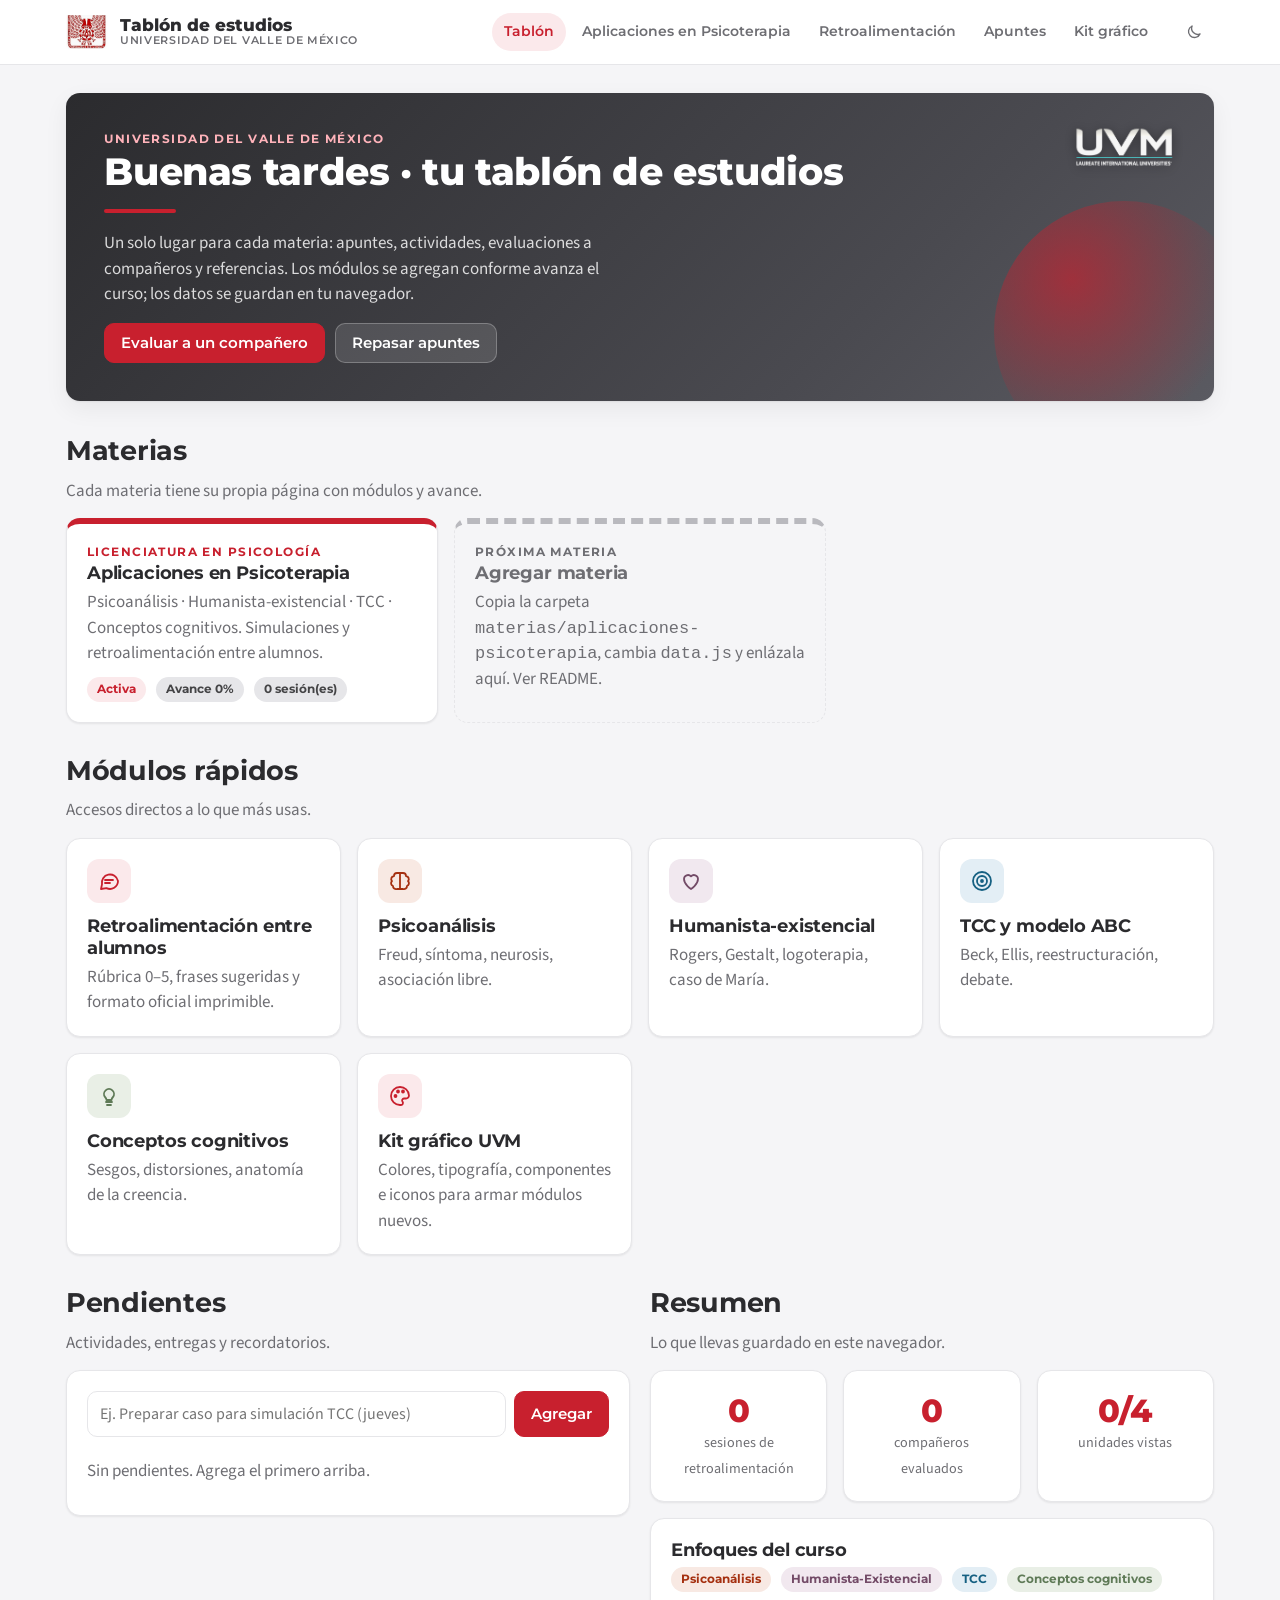
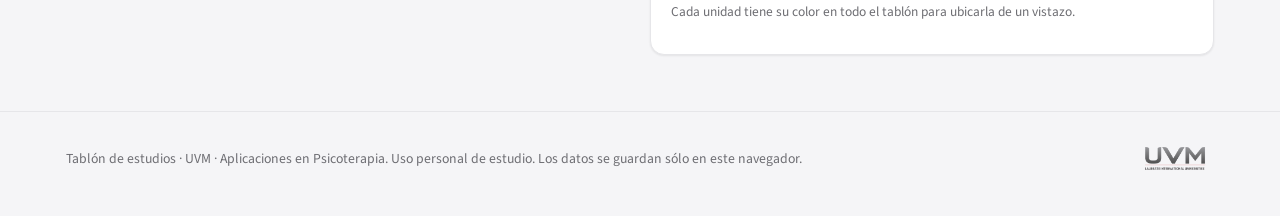
<file: index.html>
<!doctype html>
<html lang="es">
<head>
<meta charset="utf-8">
<meta name="viewport" content="width=device-width, initial-scale=1">
<title>Tablón de estudios · UVM</title>
<meta name="description" content="Tablón personal de estudios con identidad UVM: materias, módulos, actividades y progreso.">
<link rel="icon" href="assets/img/uvm-escudo.png">
<link rel="preconnect" href="https://fonts.googleapis.com">
<link rel="stylesheet" href="https://fonts.googleapis.com/css2?family=Montserrat:wght@600;700;800&family=Source+Sans+3:ital,wght@0,400;0,600;0,700;1,400&display=swap">
<link rel="stylesheet" href="assets/css/uvm.css">
<style>
  .hero-logo { position:absolute; right: 28px; top: 28px; height: 54px; width: auto; opacity: .95; filter: drop-shadow(0 2px 6px rgba(0,0,0,.4)); }
  @media (max-width: 720px) { .hero-logo { position: static; height: 40px; margin-bottom: 12px; } }
  .todo-form { display: flex; gap: 8px; }
  .todo-form input { flex: 1; }
  .todo li { justify-content: space-between; align-items: center; }
  .todo li.done span.t { text-decoration: line-through; color: var(--text-2); }
  .materia-card { border-top: 6px solid var(--primary); }
  .materia-card.placeholder { border-top-color: var(--uvm-gris-300); border-style: dashed; background: transparent; box-shadow: none; }
  .stat { text-align: center; }
  .stat b { display: block; font: 800 2rem var(--font-display); color: var(--primary); }
  .stat small { color: var(--text-2); }
</style>
</head>
<body>
<header class="topbar"></header>
<main class="container">
  <section class="hero">
    <div class="hero-card">
      <img class="hero-logo" src="assets/img/uvm-laureate.png" alt="UVM · Laureate International Universities" style="filter:invert(1) brightness(1.6) drop-shadow(0 2px 6px rgba(0,0,0,.4))">
      <div class="eyebrow">Universidad del Valle de México</div>
      <h1 id="saludo">Tu tablón de estudios</h1>
      <div class="hero-line"></div>
      <p>Un solo lugar para cada materia: apuntes, actividades, evaluaciones a compañeros y referencias. Los módulos se agregan conforme avanza el curso; los datos se guardan en tu navegador.</p>
      <div class="cluster" style="margin-top:14px">
        <a class="btn primary" href="materias/aplicaciones-psicoterapia/retroalimentacion.html">Evaluar a un compañero</a>
        <a class="btn" style="background:rgba(255,255,255,.12);border-color:rgba(255,255,255,.25);color:#fff" href="materias/aplicaciones-psicoterapia/apuntes.html">Repasar apuntes</a>
      </div>
    </div>
  </section>

  <section class="section">
    <div class="section-head"><div><h2>Materias</h2><p>Cada materia tiene su propia página con módulos y avance.</p></div></div>
    <div class="grid" style="grid-template-columns:repeat(auto-fill,minmax(min(100%,300px),1fr))">
      <a class="card card-link materia-card" href="materias/aplicaciones-psicoterapia/index.html">
        <div class="eyebrow">Licenciatura en Psicología</div>
        <h3>Aplicaciones en Psicoterapia</h3>
        <p class="muted" style="margin:0">Psicoanálisis · Humanista-existencial · TCC · Conceptos cognitivos. Simulaciones y retroalimentación entre alumnos.</p>
        <div class="card-meta"><span class="badge red">Activa</span><span class="badge" id="progMateria">Avance</span><span class="badge" id="sesionesMateria"></span></div>
      </a>
      <div class="card materia-card placeholder">
        <div class="eyebrow" style="color:var(--text-2)">Próxima materia</div>
        <h3 class="muted">Agregar materia</h3>
        <p class="muted" style="margin:0">Copia la carpeta <code>materias/aplicaciones-psicoterapia</code>, cambia <code>data.js</code> y enlázala aquí. Ver README.</p>
      </div>
    </div>
  </section>

  <section class="section" style="padding-top:6px">
    <div class="section-head"><div><h2>Módulos rápidos</h2><p>Accesos directos a lo que más usas.</p></div></div>
    <div class="grid" id="quick"></div>
  </section>

  <div class="grid-2">
    <section class="section" style="padding-top:6px">
      <div class="section-head"><div><h2>Pendientes</h2><p>Actividades, entregas y recordatorios.</p></div></div>
      <div class="card">
        <form class="todo-form" id="todoForm"><input type="text" id="todoText" placeholder="Ej. Preparar caso para simulación TCC (jueves)" aria-label="Nuevo pendiente" required><button class="btn primary" type="submit">Agregar</button></form>
        <ul class="list todo" id="todoList" style="margin-top:12px"></ul>
      </div>
    </section>
    <section class="section" style="padding-top:6px">
      <div class="section-head"><div><h2>Resumen</h2><p>Lo que llevas guardado en este navegador.</p></div></div>
      <div class="grid" style="grid-template-columns:repeat(3,1fr)">
        <div class="card stat"><b id="stSesiones">0</b><small>sesiones de retroalimentación</small></div>
        <div class="card stat"><b id="stEvaluados">0</b><small>compañeros evaluados</small></div>
        <div class="card stat"><b id="stUnidades">0/4</b><small>unidades vistas</small></div>
      </div>
      <div class="card" style="margin-top:16px">
        <h3>Enfoques del curso</h3>
        <div class="cluster" id="enfoques"></div>
        <p class="help" style="margin-top:10px">Cada unidad tiene su color en todo el tablón para ubicarla de un vistazo.</p>
      </div>
    </section>
  </div>
</main>
<footer class="footer"></footer>
<script src="assets/js/uvm-core.js"></script>
<script src="materias/aplicaciones-psicoterapia/data.js"></script>
<script>
(function(){
  const { icon, esc, store, uid } = UVM; const M = window.MATERIA;
  UVM.renderTopbar({ root:'', current:'tablon' }); UVM.renderFooter('');
  const h = new Date().getHours(); document.getElementById('saludo').textContent = (h < 12 ? 'Buenos días' : h < 19 ? 'Buenas tardes' : 'Buenas noches') + ' · tu tablón de estudios';
  const quick = [
    { href:'materias/aplicaciones-psicoterapia/retroalimentacion.html', icon:'feedback', t:'Retroalimentación entre alumnos', d:'Rúbrica 0–5, frases sugeridas y formato oficial imprimible.', cls:'' },
    { href:'materias/aplicaciones-psicoterapia/apuntes.html#psicoanalisis', icon:'brain', t:'Psicoanálisis', d:'Freud, síntoma, neurosis, asociación libre.', cls:'enf-psicoanalisis' },
    { href:'materias/aplicaciones-psicoterapia/apuntes.html#humanista', icon:'heart', t:'Humanista-existencial', d:'Rogers, Gestalt, logoterapia, caso de María.', cls:'enf-humanista' },
    { href:'materias/aplicaciones-psicoterapia/apuntes.html#tcc', icon:'target', t:'TCC y modelo ABC', d:'Beck, Ellis, reestructuración, debate.', cls:'enf-tcc' },
    { href:'materias/aplicaciones-psicoterapia/apuntes.html#cognitiva', icon:'lightbulb', t:'Conceptos cognitivos', d:'Sesgos, distorsiones, anatomía de la creencia.', cls:'enf-cognitiva' },
    { href:'kit/index.html', icon:'palette', t:'Kit gráfico UVM', d:'Colores, tipografía, componentes e iconos para armar módulos nuevos.', cls:'' }
  ];
  document.getElementById('quick').innerHTML = quick.map(m => `<a class="card card-link ${m.cls}" href="${m.href}"><div class="card-icon">${icon(m.icon)}</div><h3>${esc(m.t)}</h3><p class="muted" style="margin:0">${esc(m.d)}</p></a>`).join('');
  document.getElementById('enfoques').innerHTML = M.enfoques.map(e => `<a class="badge ${e.clase}" href="materias/aplicaciones-psicoterapia/apuntes.html#${e.id}">${esc(e.corto)}</a>`).join('');
  // Resumen
  const retro = store.get('uvm.retro.' + M.clave, { sesiones: [] });
  const nEv = retro.sesiones.reduce((a, s) => a + (s.evaluados || []).filter(e => e.nombre).length, 0);
  document.getElementById('stSesiones').textContent = retro.sesiones.length; document.getElementById('stEvaluados').textContent = nEv;
  document.getElementById('sesionesMateria').textContent = retro.sesiones.length + ' sesión(es)';
  const prog = store.get('uvm.progreso.' + M.clave, {}); const n = M.enfoques.filter(e => prog[e.id]).length;
  document.getElementById('stUnidades').textContent = n + '/' + M.enfoques.length; document.getElementById('progMateria').textContent = 'Avance ' + Math.round(n / M.enfoques.length * 100) + '%';
  // Pendientes
  const TK = 'uvm.todos'; let todos = store.get(TK, []);
  function paint(){ const ul = document.getElementById('todoList'); ul.innerHTML = todos.length ? todos.map(t => `<li class="${t.done ? 'done' : ''}"><label class="check" style="padding:0;flex:1"><input type="checkbox" data-id="${t.id}"${t.done ? ' checked' : ''}><span class="t">${esc(t.text)}</span></label><button class="btn sm ghost danger" data-del="${t.id}" aria-label="Eliminar">${icon('trash')}</button></li>`).join('') : '<li class="muted">Sin pendientes. Agrega el primero arriba.</li>'; }
  document.getElementById('todoForm').addEventListener('submit', e => { e.preventDefault(); const i = document.getElementById('todoText'); todos.unshift({ id: uid(), text: i.value.trim(), done: false }); i.value = ''; store.set(TK, todos); paint(); });
  document.getElementById('todoList').addEventListener('change', e => { const t = todos.find(x => x.id === e.target.dataset.id); if (t) { t.done = e.target.checked; store.set(TK, todos); paint(); } });
  document.getElementById('todoList').addEventListener('click', e => { const b = e.target.closest('[data-del]'); if (b) { todos = todos.filter(x => x.id !== b.dataset.del); store.set(TK, todos); paint(); } });
  paint();
})();
</script>
</body>
</html>
</file>
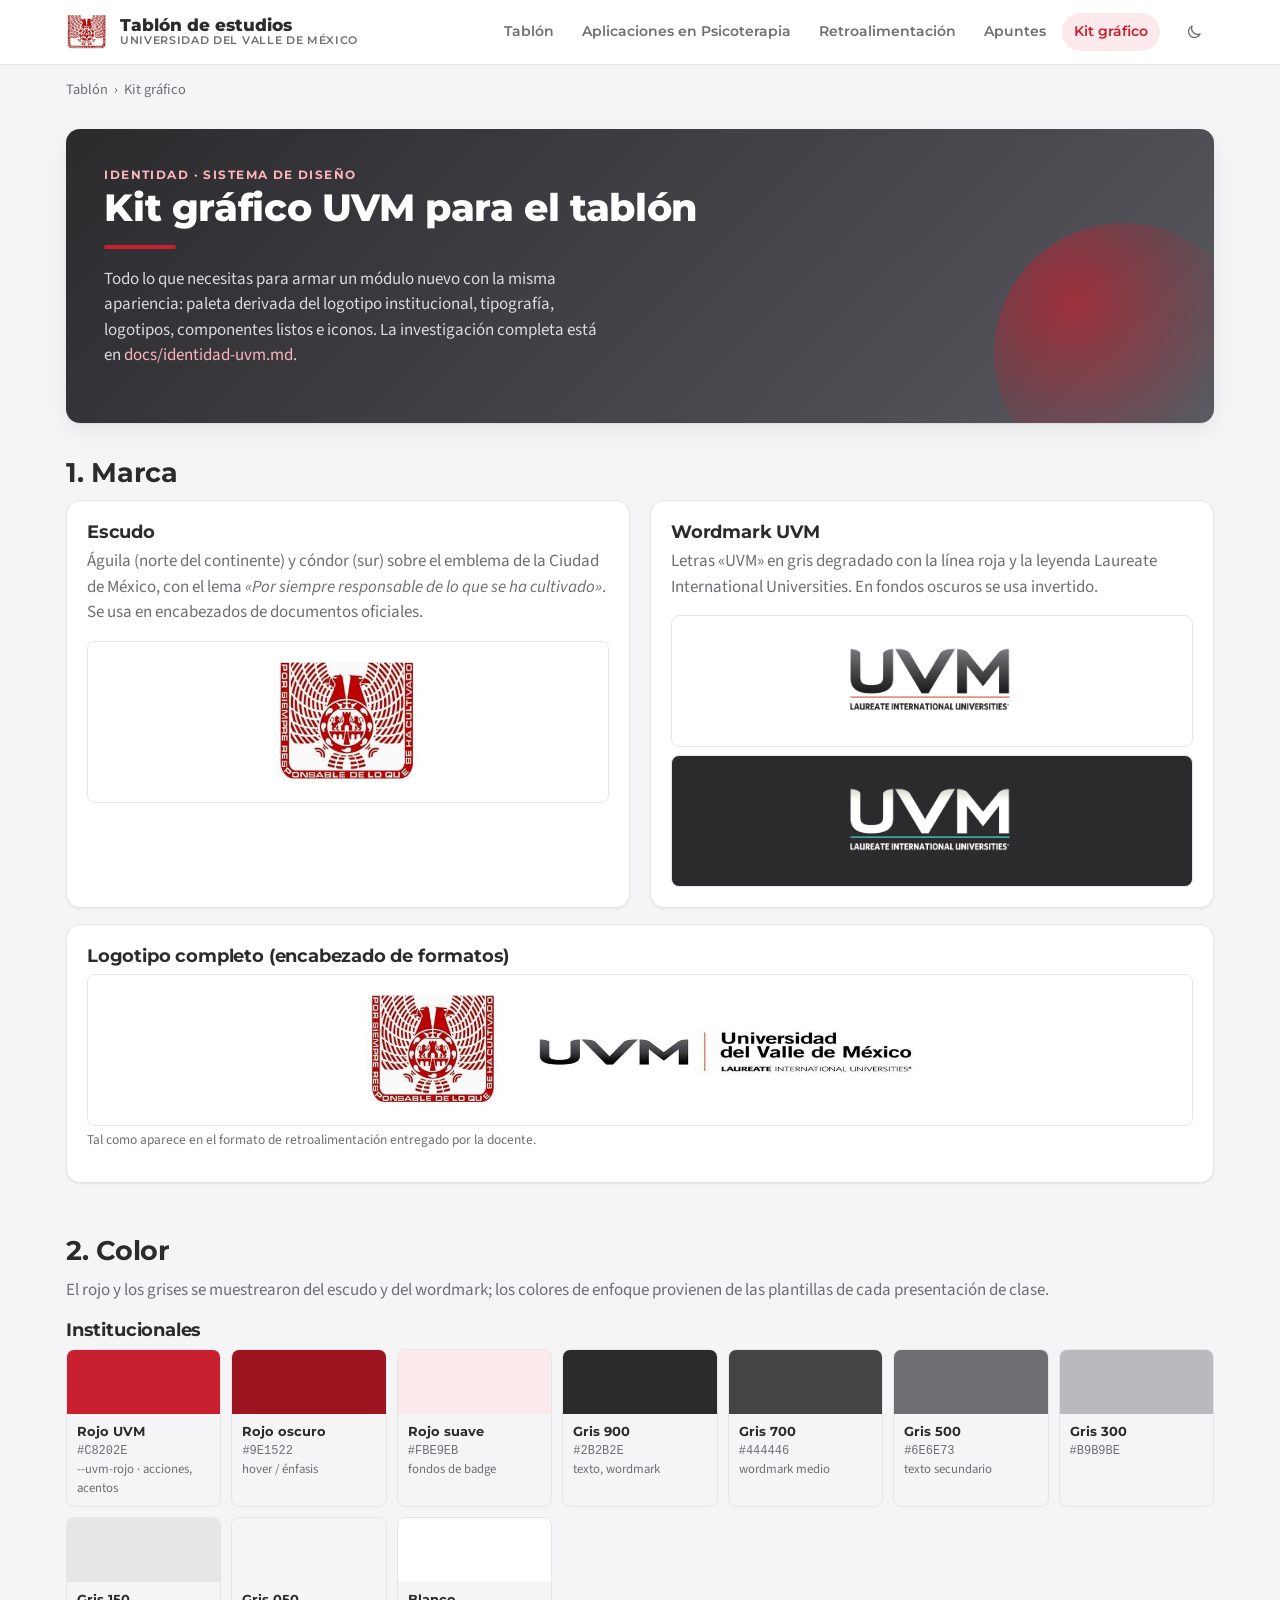
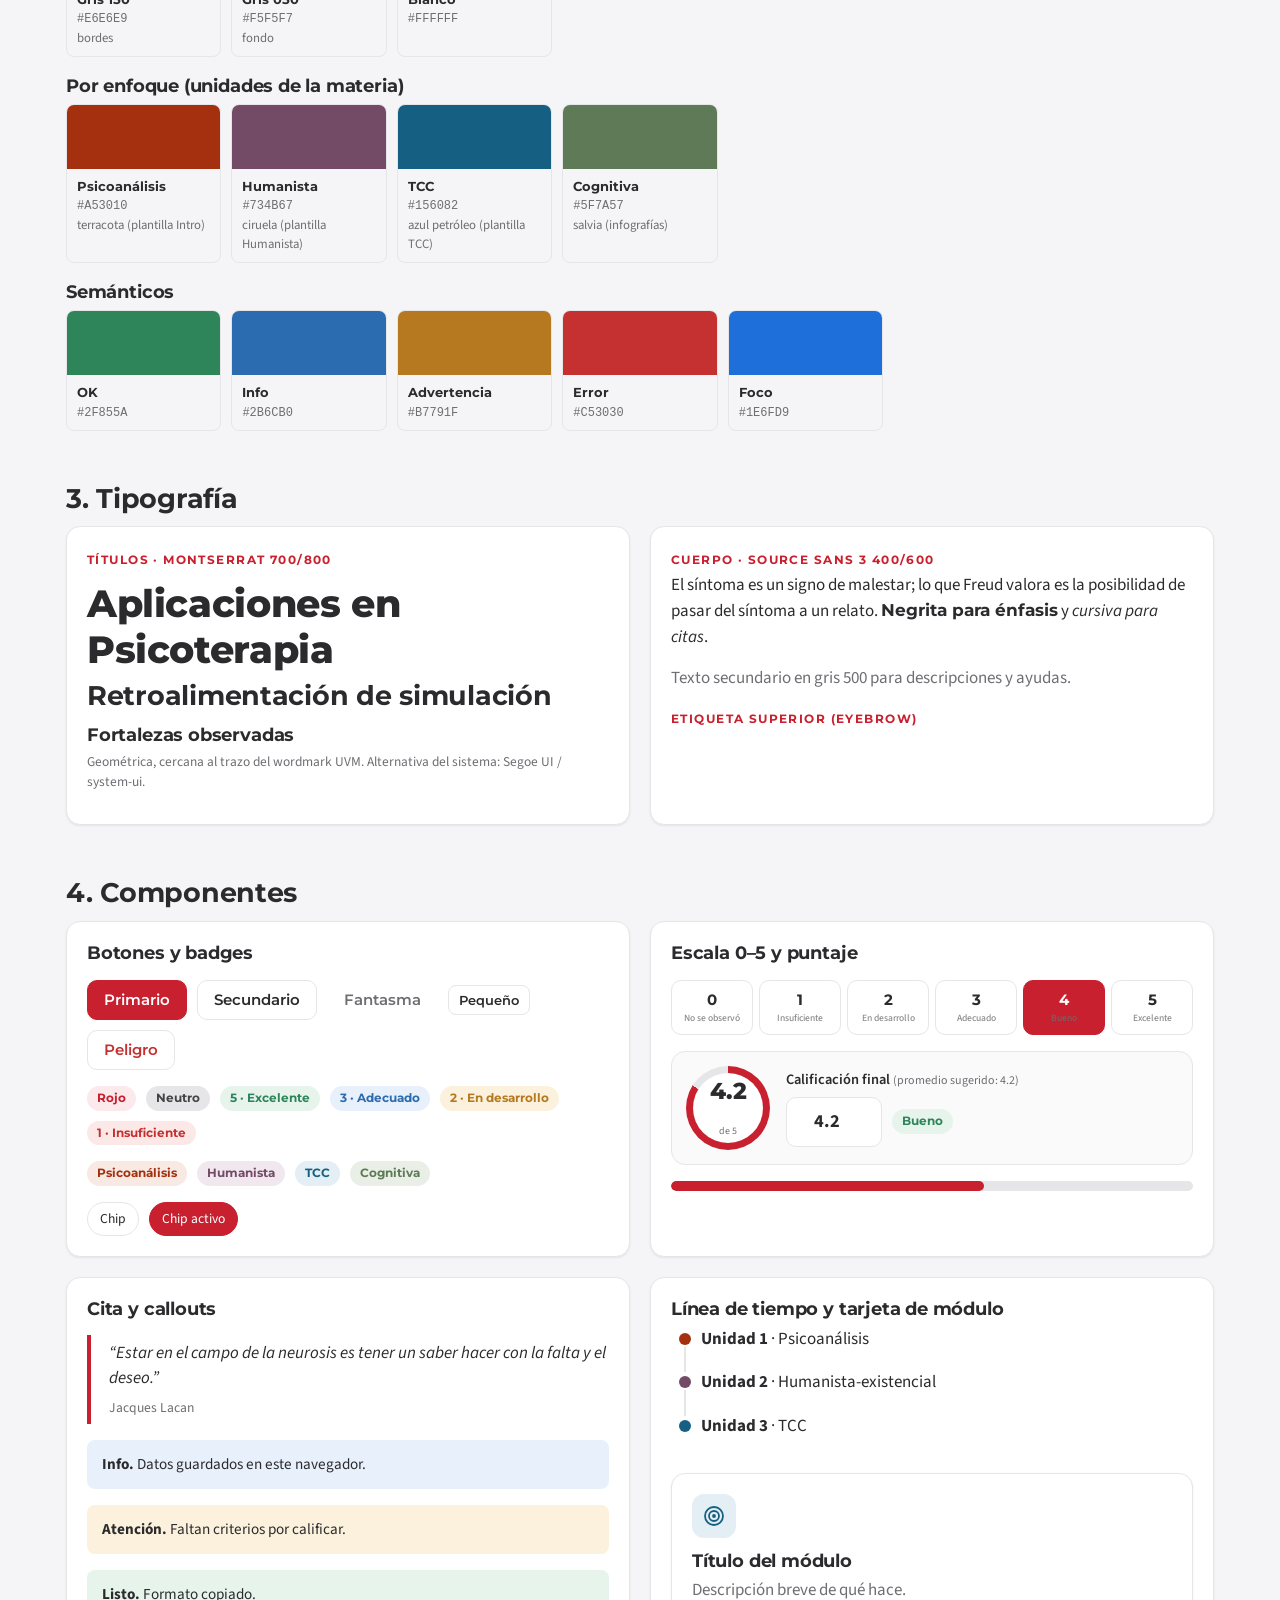
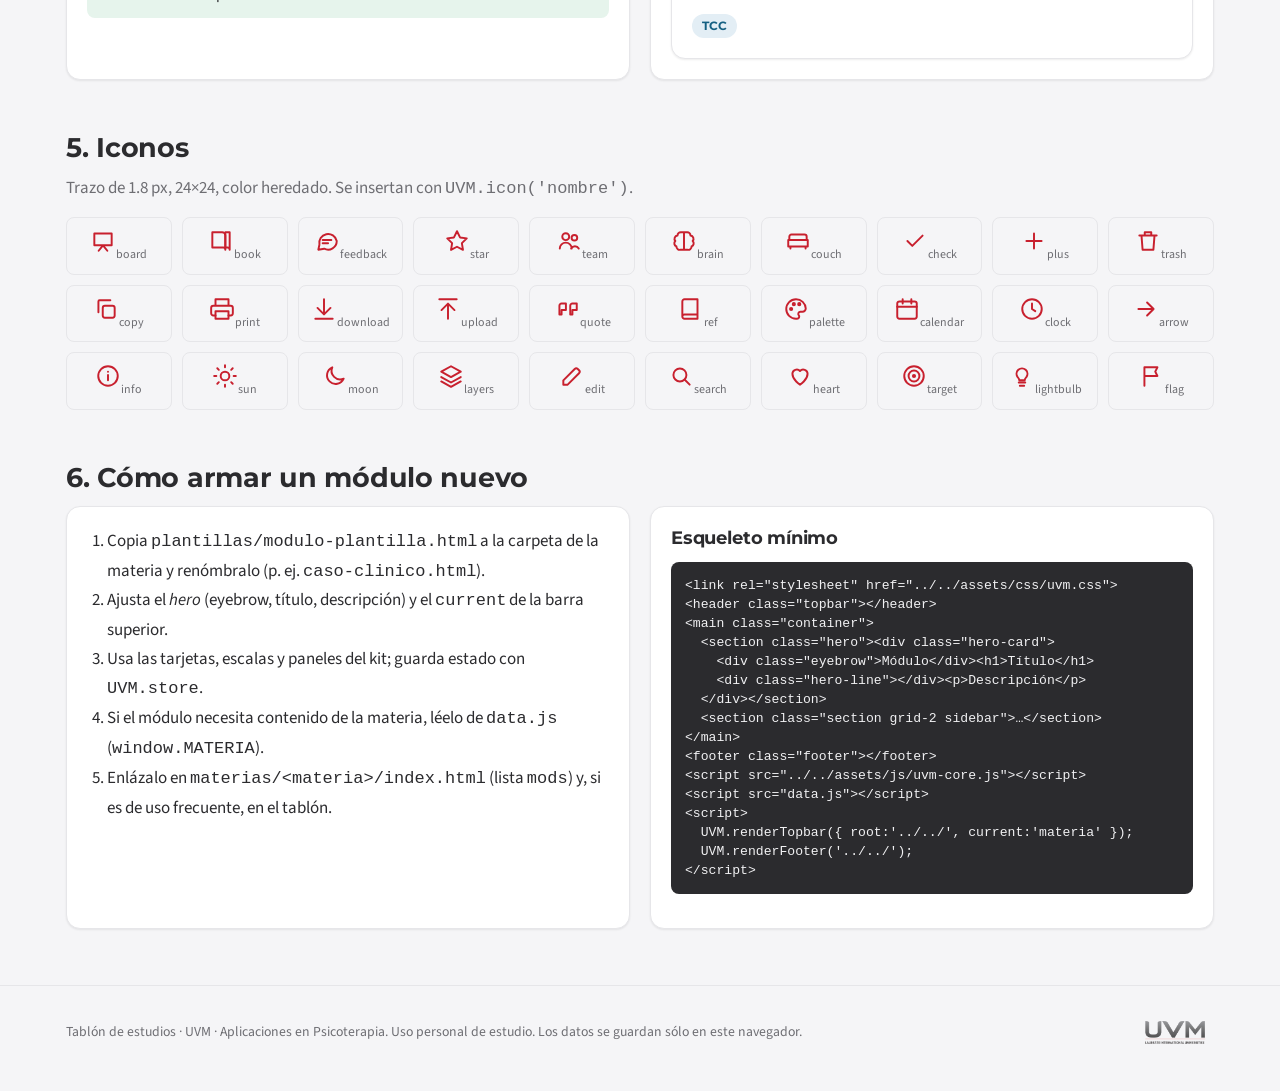
<file: kit/index.html>
<!doctype html>
<html lang="es">
<head>
<meta charset="utf-8">
<meta name="viewport" content="width=device-width, initial-scale=1">
<title>Kit gráfico UVM · Tablón de estudios</title>
<meta name="description" content="Identidad gráfica UVM aplicada al tablón: colores, tipografía, logotipos, componentes, iconos y guía para armar módulos nuevos.">
<link rel="icon" href="../assets/img/uvm-escudo.png">
<link rel="preconnect" href="https://fonts.googleapis.com">
<link rel="stylesheet" href="https://fonts.googleapis.com/css2?family=Montserrat:wght@600;700;800&family=Source+Sans+3:ital,wght@0,400;0,600;0,700;1,400&display=swap">
<link rel="stylesheet" href="../assets/css/uvm.css">
<style>
  .swatches { display: grid; gap: 10px; grid-template-columns: repeat(auto-fill, minmax(min(100%, 150px), 1fr)); }
  .sw { border-radius: var(--radius-sm); overflow: hidden; border: 1px solid var(--border); }
  .sw .c { height: 64px; }
  .sw .i { padding: 8px 10px; font-size: .8rem; }
  .sw .i b { display: block; font-family: var(--font-display); }
  .sw .i code { font-family: var(--font-mono); font-size: .75rem; color: var(--text-2); }
  .icons { display: grid; gap: 10px; grid-template-columns: repeat(auto-fill, minmax(96px, 1fr)); }
  .icons div { text-align: center; padding: 10px 6px; border: 1px solid var(--border); border-radius: var(--radius-sm); font-size: .75rem; color: var(--text-2); }
  .icons svg, .icons svg.ico { width: 26px; height: 26px; margin: 0 auto 6px; color: var(--primary); }
  pre { background: var(--uvm-gris-900); color: #F1F1F3; padding: 14px; border-radius: var(--radius-sm); overflow: auto; font-size: .82rem; line-height: 1.45; }
  .logo-box { padding: 20px; border: 1px solid var(--border); border-radius: var(--radius-sm); display: grid; place-items: center; background: #fff; }
  .logo-box.dark { background: var(--uvm-gris-900); }
  .type-sample b { font-family: var(--font-display); }
</style>
</head>
<body>
<header class="topbar"></header>
<main class="container">
  <nav class="breadcrumb" aria-label="Ruta"><a href="../index.html">Tablón</a><span>Kit gráfico</span></nav>
  <section class="hero">
    <div class="hero-card">
      <div class="eyebrow">Identidad · Sistema de diseño</div>
      <h1>Kit gráfico UVM para el tablón</h1>
      <div class="hero-line"></div>
      <p>Todo lo que necesitas para armar un módulo nuevo con la misma apariencia: paleta derivada del logotipo institucional, tipografía, logotipos, componentes listos e iconos. La investigación completa está en <a href="../docs/identidad-uvm.md" style="color:#FFB3BA">docs/identidad-uvm.md</a>.</p>
    </div>
  </section>

  <section class="section">
    <h2>1. Marca</h2>
    <div class="grid-2">
      <div class="card"><h3>Escudo</h3><p class="muted">Águila (norte del continente) y cóndor (sur) sobre el emblema de la Ciudad de México, con el lema <em>«Por siempre responsable de lo que se ha cultivado»</em>. Se usa en encabezados de documentos oficiales.</p><div class="logo-box"><img src="../assets/img/uvm-escudo.png" alt="Escudo UVM" style="height:120px"></div></div>
      <div class="card"><h3>Wordmark UVM</h3><p class="muted">Letras «UVM» en gris degradado con la línea roja y la leyenda Laureate International Universities. En fondos oscuros se usa invertido.</p><div class="logo-box"><img src="../assets/img/uvm-laureate.png" alt="UVM Laureate" style="height:90px"></div><div class="logo-box dark" style="margin-top:8px"><img src="../assets/img/uvm-laureate.png" alt="UVM Laureate invertido" style="height:90px;filter:invert(1) brightness(1.6)"></div></div>
    </div>
    <div class="card" style="margin-top:16px"><h3>Logotipo completo (encabezado de formatos)</h3><div class="logo-box"><img src="../assets/img/uvm-logo-completo.jpg" alt="Logotipo completo UVM" style="max-height:110px"></div><p class="help">Tal como aparece en el formato de retroalimentación entregado por la docente.</p></div>
  </section>

  <section class="section">
    <h2>2. Color</h2>
    <p class="muted">El rojo y los grises se muestrearon del escudo y del wordmark; los colores de enfoque provienen de las plantillas de cada presentación de clase.</p>
    <h3 style="margin-top:14px">Institucionales</h3>
    <div class="swatches" id="swBrand"></div>
    <h3 style="margin-top:18px">Por enfoque (unidades de la materia)</h3>
    <div class="swatches" id="swEnf"></div>
    <h3 style="margin-top:18px">Semánticos</h3>
    <div class="swatches" id="swSem"></div>
  </section>

  <section class="section">
    <h2>3. Tipografía</h2>
    <div class="grid-2">
      <div class="card type-sample"><span class="eyebrow">Títulos · Montserrat 700/800</span><h1 style="margin:.2em 0">Aplicaciones en Psicoterapia</h1><h2>Retroalimentación de simulación</h2><h3>Fortalezas observadas</h3><p class="help">Geométrica, cercana al trazo del wordmark UVM. Alternativa del sistema: Segoe UI / system-ui.</p></div>
      <div class="card type-sample"><span class="eyebrow">Cuerpo · Source Sans 3 400/600</span><p>El síntoma es un signo de malestar; lo que Freud valora es la posibilidad de pasar del síntoma a un relato. <b>Negrita para énfasis</b> y <em>cursiva para citas</em>.</p><p class="muted">Texto secundario en gris 500 para descripciones y ayudas.</p><span class="eyebrow">Etiqueta superior (eyebrow)</span></div>
    </div>
  </section>

  <section class="section">
    <h2>4. Componentes</h2>
    <div class="grid-2">
      <div class="card stack">
        <h3>Botones y badges</h3>
        <div class="cluster"><button class="btn primary">Primario</button><button class="btn">Secundario</button><button class="btn ghost">Fantasma</button><button class="btn sm">Pequeño</button><button class="btn danger">Peligro</button></div>
        <div class="cluster"><span class="badge red">Rojo</span><span class="badge">Neutro</span><span class="badge ok">5 · Excelente</span><span class="badge info">3 · Adecuado</span><span class="badge warn">2 · En desarrollo</span><span class="badge bad">1 · Insuficiente</span></div>
        <div class="cluster"><span class="badge psicoanalisis">Psicoanálisis</span><span class="badge humanista">Humanista</span><span class="badge tcc">TCC</span><span class="badge cognitiva">Cognitiva</span></div>
        <div class="cluster"><span class="chip">Chip</span><span class="chip active">Chip activo</span></div>
      </div>
      <div class="card stack">
        <h3>Escala 0–5 y puntaje</h3>
        <div class="scale" id="demoScale"></div>
        <div class="score-box"><div class="score-ring" style="--v:84"><b>4.2</b><small>de 5</small></div><div><label class="field">Calificación final <small>(promedio sugerido: 4.2)</small></label><div class="cluster"><input type="number" value="4.2" step="0.1" min="0" max="5" style="width:96px"><span class="badge ok">Bueno</span></div></div></div>
        <div class="progress"><span style="width:60%"></span></div>
      </div>
      <div class="card stack">
        <h3>Cita y callouts</h3>
        <blockquote class="quote">“Estar en el campo de la neurosis es tener un saber hacer con la falta y el deseo.”<cite>Jacques Lacan</cite></blockquote>
        <div class="callout info"><b>Info.</b> Datos guardados en este navegador.</div>
        <div class="callout warn"><b>Atención.</b> Faltan criterios por calificar.</div>
        <div class="callout ok"><b>Listo.</b> Formato copiado.</div>
      </div>
      <div class="card stack">
        <h3>Línea de tiempo y tarjeta de módulo</h3>
        <ul class="timeline"><li style="--dot:var(--enf-psicoanalisis)"><b>Unidad 1</b> · Psicoanálisis</li><li style="--dot:var(--enf-humanista)"><b>Unidad 2</b> · Humanista-existencial</li><li style="--dot:var(--enf-tcc)"><b>Unidad 3</b> · TCC</li></ul>
        <a class="card card-link enf-tcc" href="#"><div class="card-icon" id="demoIcon"></div><h3>Título del módulo</h3><p class="muted" style="margin:0">Descripción breve de qué hace.</p><div class="card-meta"><span class="badge tcc">TCC</span></div></a>
      </div>
    </div>
  </section>

  <section class="section">
    <h2>5. Iconos</h2>
    <p class="muted">Trazo de 1.8 px, 24×24, color heredado. Se insertan con <code>UVM.icon('nombre')</code>.</p>
    <div class="icons" id="icons"></div>
  </section>

  <section class="section">
    <h2>6. Cómo armar un módulo nuevo</h2>
    <div class="grid-2">
      <div class="card"><ol style="margin:0;padding-left:20px;line-height:1.7">
        <li>Copia <code>plantillas/modulo-plantilla.html</code> a la carpeta de la materia y renómbralo (p. ej. <code>caso-clinico.html</code>).</li>
        <li>Ajusta el <em>hero</em> (eyebrow, título, descripción) y el <code>current</code> de la barra superior.</li>
        <li>Usa las tarjetas, escalas y paneles del kit; guarda estado con <code>UVM.store</code>.</li>
        <li>Si el módulo necesita contenido de la materia, léelo de <code>data.js</code> (<code>window.MATERIA</code>).</li>
        <li>Enlázalo en <code>materias/&lt;materia&gt;/index.html</code> (lista <code>mods</code>) y, si es de uso frecuente, en el tablón.</li>
      </ol></div>
      <div class="card"><h3>Esqueleto mínimo</h3><pre>&lt;link rel="stylesheet" href="../../assets/css/uvm.css"&gt;
&lt;header class="topbar"&gt;&lt;/header&gt;
&lt;main class="container"&gt;
  &lt;section class="hero"&gt;&lt;div class="hero-card"&gt;
    &lt;div class="eyebrow"&gt;Módulo&lt;/div&gt;&lt;h1&gt;Título&lt;/h1&gt;
    &lt;div class="hero-line"&gt;&lt;/div&gt;&lt;p&gt;Descripción&lt;/p&gt;
  &lt;/div&gt;&lt;/section&gt;
  &lt;section class="section grid-2 sidebar"&gt;…&lt;/section&gt;
&lt;/main&gt;
&lt;footer class="footer"&gt;&lt;/footer&gt;
&lt;script src="../../assets/js/uvm-core.js"&gt;&lt;/script&gt;
&lt;script src="data.js"&gt;&lt;/script&gt;
&lt;script&gt;
  UVM.renderTopbar({ root:'../../', current:'materia' });
  UVM.renderFooter('../../');
&lt;/script&gt;</pre></div>
    </div>
  </section>
</main>
<footer class="footer"></footer>
<script src="../assets/js/uvm-core.js"></script>
<script>
(function(){
  const { icon, esc, ICONS } = UVM;
  UVM.renderTopbar({ root:'../', current:'kit' }); UVM.renderFooter('../');
  const sw = (list) => list.map(c => `<div class="sw"><div class="c" style="background:${c.v}"></div><div class="i"><b>${esc(c.n)}</b><code>${c.v}</code>${c.d ? `<br><span class="muted">${esc(c.d)}</span>` : ''}</div></div>`).join('');
  document.getElementById('swBrand').innerHTML = sw([
    { n:'Rojo UVM', v:'#C8202E', d:'--uvm-rojo · acciones, acentos' }, { n:'Rojo oscuro', v:'#9E1522', d:'hover / énfasis' }, { n:'Rojo suave', v:'#FBE9EB', d:'fondos de badge' },
    { n:'Gris 900', v:'#2B2B2E', d:'texto, wordmark' }, { n:'Gris 700', v:'#444446', d:'wordmark medio' }, { n:'Gris 500', v:'#6E6E73', d:'texto secundario' }, { n:'Gris 300', v:'#B9B9BE' }, { n:'Gris 150', v:'#E6E6E9', d:'bordes' }, { n:'Gris 050', v:'#F5F5F7', d:'fondo' }, { n:'Blanco', v:'#FFFFFF' }
  ]);
  document.getElementById('swEnf').innerHTML = sw([
    { n:'Psicoanálisis', v:'#A53010', d:'terracota (plantilla Intro)' }, { n:'Humanista', v:'#734B67', d:'ciruela (plantilla Humanista)' }, { n:'TCC', v:'#156082', d:'azul petróleo (plantilla TCC)' }, { n:'Cognitiva', v:'#5F7A57', d:'salvia (infografías)' }
  ]);
  document.getElementById('swSem').innerHTML = sw([
    { n:'OK', v:'#2F855A' }, { n:'Info', v:'#2B6CB0' }, { n:'Advertencia', v:'#B7791F' }, { n:'Error', v:'#C53030' }, { n:'Foco', v:'#1E6FD9' }
  ]);
  document.getElementById('demoScale').innerHTML = [0,1,2,3,4,5].map(v => `<button type="button" aria-pressed="${v===4}">${v}<small>${['No se observó','Insuficiente','En desarrollo','Adecuado','Bueno','Excelente'][v]}</small></button>`).join('');
  document.getElementById('demoScale').addEventListener('click', e => { const b = e.target.closest('button'); if (b) [...b.parentElement.children].forEach(x => x.setAttribute('aria-pressed', String(x === b))); });
  document.getElementById('demoIcon').innerHTML = icon('target');
  document.getElementById('icons').innerHTML = Object.keys(ICONS).map(k => `<div>${icon(k)}${k}</div>`).join('');
})();
</script>
</body>
</html>
</file>
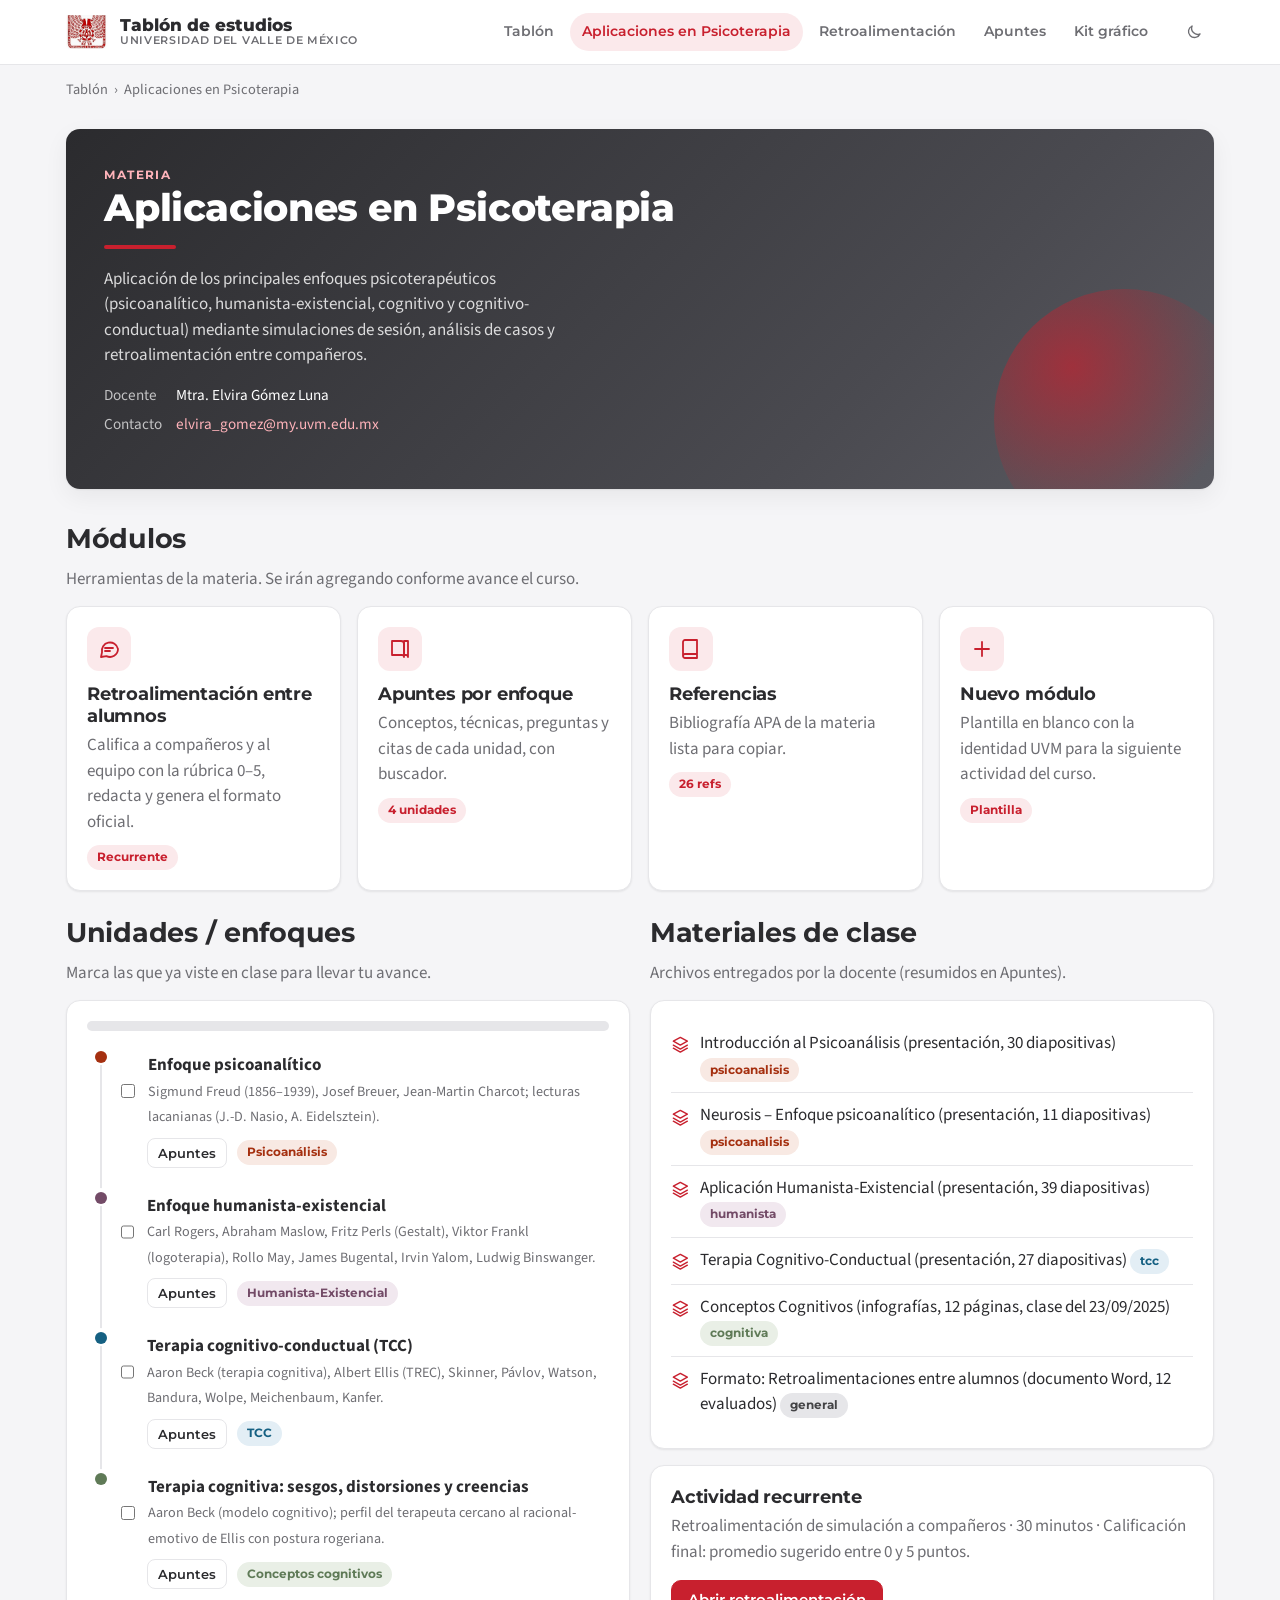
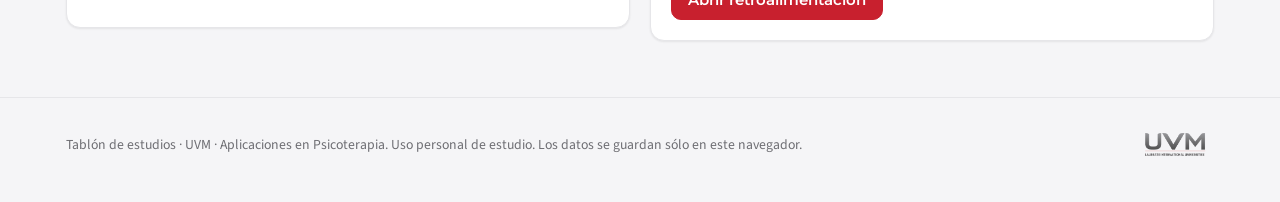
<file: materias/aplicaciones-psicoterapia/index.html>
<!doctype html>
<html lang="es">
<head>
<meta charset="utf-8">
<meta name="viewport" content="width=device-width, initial-scale=1">
<title>Aplicaciones en Psicoterapia · UVM</title>
<meta name="description" content="Página de la materia: unidades, módulos, materiales y progreso de Aplicaciones en Psicoterapia.">
<link rel="icon" href="../../assets/img/uvm-escudo.png">
<link rel="preconnect" href="https://fonts.googleapis.com">
<link rel="stylesheet" href="https://fonts.googleapis.com/css2?family=Montserrat:wght@600;700;800&family=Source+Sans+3:ital,wght@0,400;0,600;0,700;1,400&display=swap">
<link rel="stylesheet" href="../../assets/css/uvm.css">
</head>
<body>
<header class="topbar"></header>
<main class="container">
  <nav class="breadcrumb" aria-label="Ruta"><a href="../../index.html">Tablón</a><span>Aplicaciones en Psicoterapia</span></nav>
  <section class="hero">
    <div class="hero-card">
      <div class="eyebrow">Materia</div>
      <h1 id="mNombre"></h1>
      <div class="hero-line"></div>
      <p id="mDesc"></p>
      <dl class="kv" style="margin-top:14px;color:#fff"><dt style="color:rgba(255,255,255,.7)">Docente</dt><dd id="mDocente"></dd><dt style="color:rgba(255,255,255,.7)">Contacto</dt><dd id="mContacto"></dd></dl>
    </div>
  </section>

  <section class="section">
    <div class="section-head"><div><h2>Módulos</h2><p>Herramientas de la materia. Se irán agregando conforme avance el curso.</p></div></div>
    <div class="grid" id="modulos"></div>
  </section>

  <div class="grid-2">
    <section class="section" style="padding-top:0">
      <div class="section-head"><div><h2>Unidades / enfoques</h2><p>Marca las que ya viste en clase para llevar tu avance.</p></div></div>
      <div class="card"><div class="progress" style="margin-bottom:14px"><span id="bar" style="width:0"></span></div><ul class="timeline" id="unidades"></ul></div>
    </section>
    <section class="section" style="padding-top:0">
      <div class="section-head"><div><h2>Materiales de clase</h2><p>Archivos entregados por la docente (resumidos en Apuntes).</p></div></div>
      <div class="card"><ul class="list" id="materiales"></ul></div>
      <div class="card" style="margin-top:16px"><h3>Actividad recurrente</h3><p class="muted" id="actDesc"></p><a class="btn primary" href="retroalimentacion.html">Abrir retroalimentación</a></div>
    </section>
  </div>
</main>
<footer class="footer"></footer>
<script src="../../assets/js/uvm-core.js"></script>
<script src="data.js"></script>
<script>
(function(){
  const { icon, esc, store } = UVM; const M = window.MATERIA;
  UVM.renderTopbar({ root:'../../', current:'materia' }); UVM.renderFooter('../../');
  document.getElementById('mNombre').textContent = M.nombre; document.getElementById('mDesc').textContent = M.descripcion;
  document.getElementById('mDocente').textContent = M.docente; document.getElementById('mContacto').innerHTML = '<a href="mailto:'+esc(M.contacto)+'" style="color:#FFB3BA">'+esc(M.contacto)+'</a>';
  document.getElementById('actDesc').textContent = M.actividadPrincipal.nombre + ' · ' + M.actividadPrincipal.duracion + ' · ' + M.actividadPrincipal.escala + '.';
  const mods = [
    { href:'retroalimentacion.html', icon:'feedback', t:'Retroalimentación entre alumnos', d:'Califica a compañeros y al equipo con la rúbrica 0–5, redacta y genera el formato oficial.', badge:'Recurrente' },
    { href:'apuntes.html', icon:'book', t:'Apuntes por enfoque', d:'Conceptos, técnicas, preguntas y citas de cada unidad, con buscador.', badge:'4 unidades' },
    { href:'apuntes.html#referencias', icon:'ref', t:'Referencias', d:'Bibliografía APA de la materia lista para copiar.', badge: M.bibliografia.length + ' refs' },
    { href:'../../plantillas/modulo-plantilla.html', icon:'plus', t:'Nuevo módulo', d:'Plantilla en blanco con la identidad UVM para la siguiente actividad del curso.', badge:'Plantilla' }
  ];
  document.getElementById('modulos').innerHTML = mods.map(m => `<a class="card card-link" href="${m.href}"><div class="card-icon">${icon(m.icon)}</div><h3>${esc(m.t)}</h3><p class="muted" style="margin:0">${esc(m.d)}</p><div class="card-meta"><span class="badge red">${esc(m.badge)}</span></div></a>`).join('');
  const KEY = 'uvm.progreso.' + M.clave; let done = store.get(KEY, {});
  function paint(){ const n = M.enfoques.filter(e => done[e.id]).length; document.getElementById('bar').style.width = (n / M.enfoques.length * 100) + '%'; }
  document.getElementById('unidades').innerHTML = M.enfoques.map(e => `<li style="--dot:var(--enf-${e.clase})"><label class="check"><input type="checkbox" data-id="${e.id}"${done[e.id] ? ' checked' : ''}><span><b>${esc(e.nombre)}</b><br><small class="muted">${esc(e.autores)}</small></span></label><div class="cluster" style="padding-left:30px"><a class="btn sm" href="apuntes.html#${e.id}">Apuntes</a><span class="badge ${e.clase}">${esc(e.corto)}</span></div></li>`).join('');
  document.getElementById('unidades').addEventListener('change', e => { if (e.target.dataset.id) { done[e.target.dataset.id] = e.target.checked; store.set(KEY, done); paint(); } });
  paint();
  document.getElementById('materiales').innerHTML = M.materiales.map(m => `<li>${icon('layers')}<span>${esc(m.t)} <span class="badge ${m.enf}">${esc(m.enf)}</span></span></li>`).join('');
})();
</script>
</body>
</html>
</file>
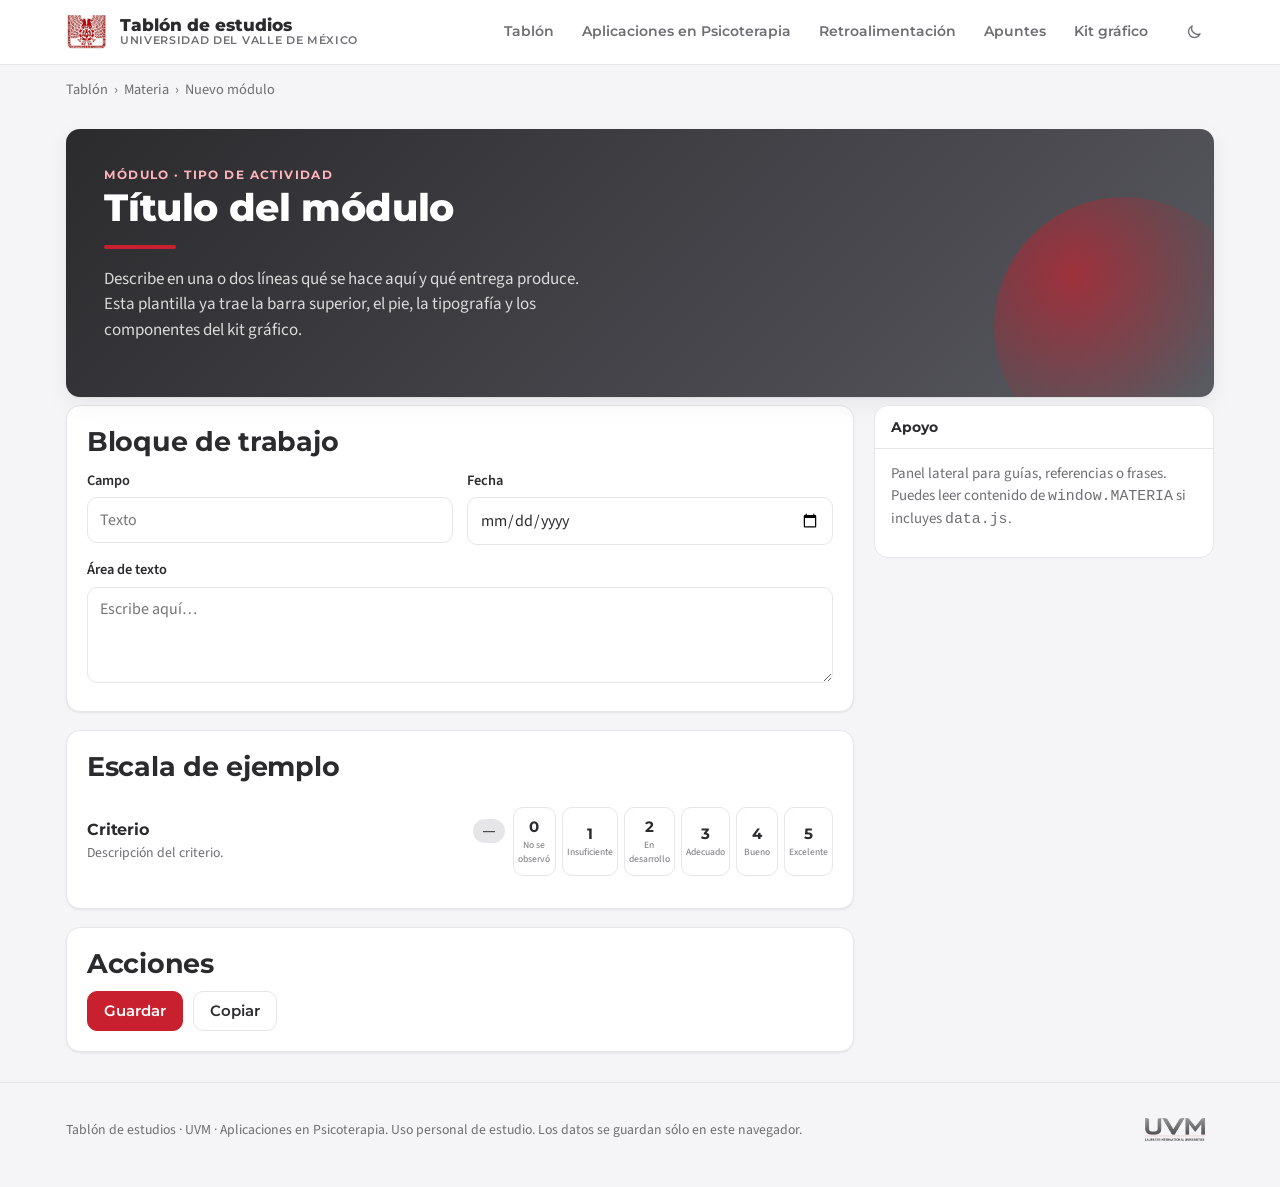
<file: plantillas/modulo-plantilla.html>
<!doctype html>
<html lang="es">
<head>
<meta charset="utf-8">
<meta name="viewport" content="width=device-width, initial-scale=1">
<title>Nuevo módulo · UVM</title>
<meta name="description" content="Plantilla de módulo con la identidad UVM. Copia este archivo dentro de la carpeta de la materia y ajusta el contenido.">
<link rel="icon" href="../assets/img/uvm-escudo.png">
<link rel="preconnect" href="https://fonts.googleapis.com">
<link rel="stylesheet" href="https://fonts.googleapis.com/css2?family=Montserrat:wght@600;700;800&family=Source+Sans+3:ital,wght@0,400;0,600;0,700;1,400&display=swap">
<!-- Al copiar a materias/<materia>/ cambia las rutas ../ por ../../ -->
<link rel="stylesheet" href="../assets/css/uvm.css">
</head>
<body>
<header class="topbar"></header>
<main class="container">
  <nav class="breadcrumb" aria-label="Ruta"><a href="../index.html">Tablón</a><span>Materia</span><span>Nuevo módulo</span></nav>
  <section class="hero">
    <div class="hero-card">
      <div class="eyebrow">Módulo · Tipo de actividad</div>
      <h1>Título del módulo</h1>
      <div class="hero-line"></div>
      <p>Describe en una o dos líneas qué se hace aquí y qué entrega produce. Esta plantilla ya trae la barra superior, el pie, la tipografía y los componentes del kit gráfico.</p>
    </div>
  </section>

  <div class="grid-2 sidebar">
    <div class="stack" style="--stack:18px">
      <section class="card">
        <h2>Bloque de trabajo</h2>
        <div class="field-row" style="--cols:2">
          <div><label class="field" for="a">Campo</label><input type="text" id="a" data-k="a" placeholder="Texto"></div>
          <div><label class="field" for="b">Fecha</label><input type="date" id="b" data-k="b"></div>
        </div>
        <div style="margin-top:14px"><label class="field" for="c">Área de texto</label><textarea id="c" data-k="c" placeholder="Escribe aquí…"></textarea></div>
      </section>
      <section class="card">
        <h2>Escala de ejemplo</h2>
        <div class="criterio"><div><div class="c-title"><h4>Criterio</h4><span class="badge" id="badge">—</span></div><p class="c-desc">Descripción del criterio.</p></div><div class="scale" id="scale"></div></div>
      </section>
      <section class="card"><h2>Acciones</h2><div class="cluster"><button class="btn primary" id="save" type="button">Guardar</button><button class="btn" id="copy" type="button">Copiar</button></div></section>
    </div>
    <aside><div class="sticky panel"><header>Apoyo</header><div class="body"><p class="muted">Panel lateral para guías, referencias o frases. Puedes leer contenido de <code>window.MATERIA</code> si incluyes <code>data.js</code>.</p></div></div></aside>
  </div>
</main>
<footer class="footer"></footer>
<script src="../assets/js/uvm-core.js"></script>
<script>
(function(){
  const { icon, store, toast, copyText } = UVM;
  UVM.renderTopbar({ root:'../', current:'' }); UVM.renderFooter('../');
  const KEY = 'uvm.modulo.plantilla'; const st = store.get(KEY, {});
  document.querySelectorAll('[data-k]').forEach(el => { el.value = st[el.dataset.k] || ''; el.addEventListener('input', () => { st[el.dataset.k] = el.value; store.set(KEY, st); }); });
  const labels = ['No se observó','Insuficiente','En desarrollo','Adecuado','Bueno','Excelente'];
  const sc = document.getElementById('scale'); sc.innerHTML = labels.map((l, v) => `<button type="button" aria-pressed="${st.v === v}">${v}<small>${l}</small></button>`).join('');
  sc.addEventListener('click', e => { const b = e.target.closest('button'); if (!b) return; const v = [...sc.children].indexOf(b); st.v = v; store.set(KEY, st); [...sc.children].forEach((x, i) => x.setAttribute('aria-pressed', String(i === v))); document.getElementById('badge').textContent = v + ' · ' + labels[v]; });
  document.getElementById('save').addEventListener('click', () => { store.set(KEY, st); toast('Guardado'); });
  document.getElementById('copy').addEventListener('click', () => copyText(JSON.stringify(st, null, 2)).then(ok => toast(ok ? 'Copiado' : 'No se pudo copiar')));
})();
</script>
</body>
</html>
</file>
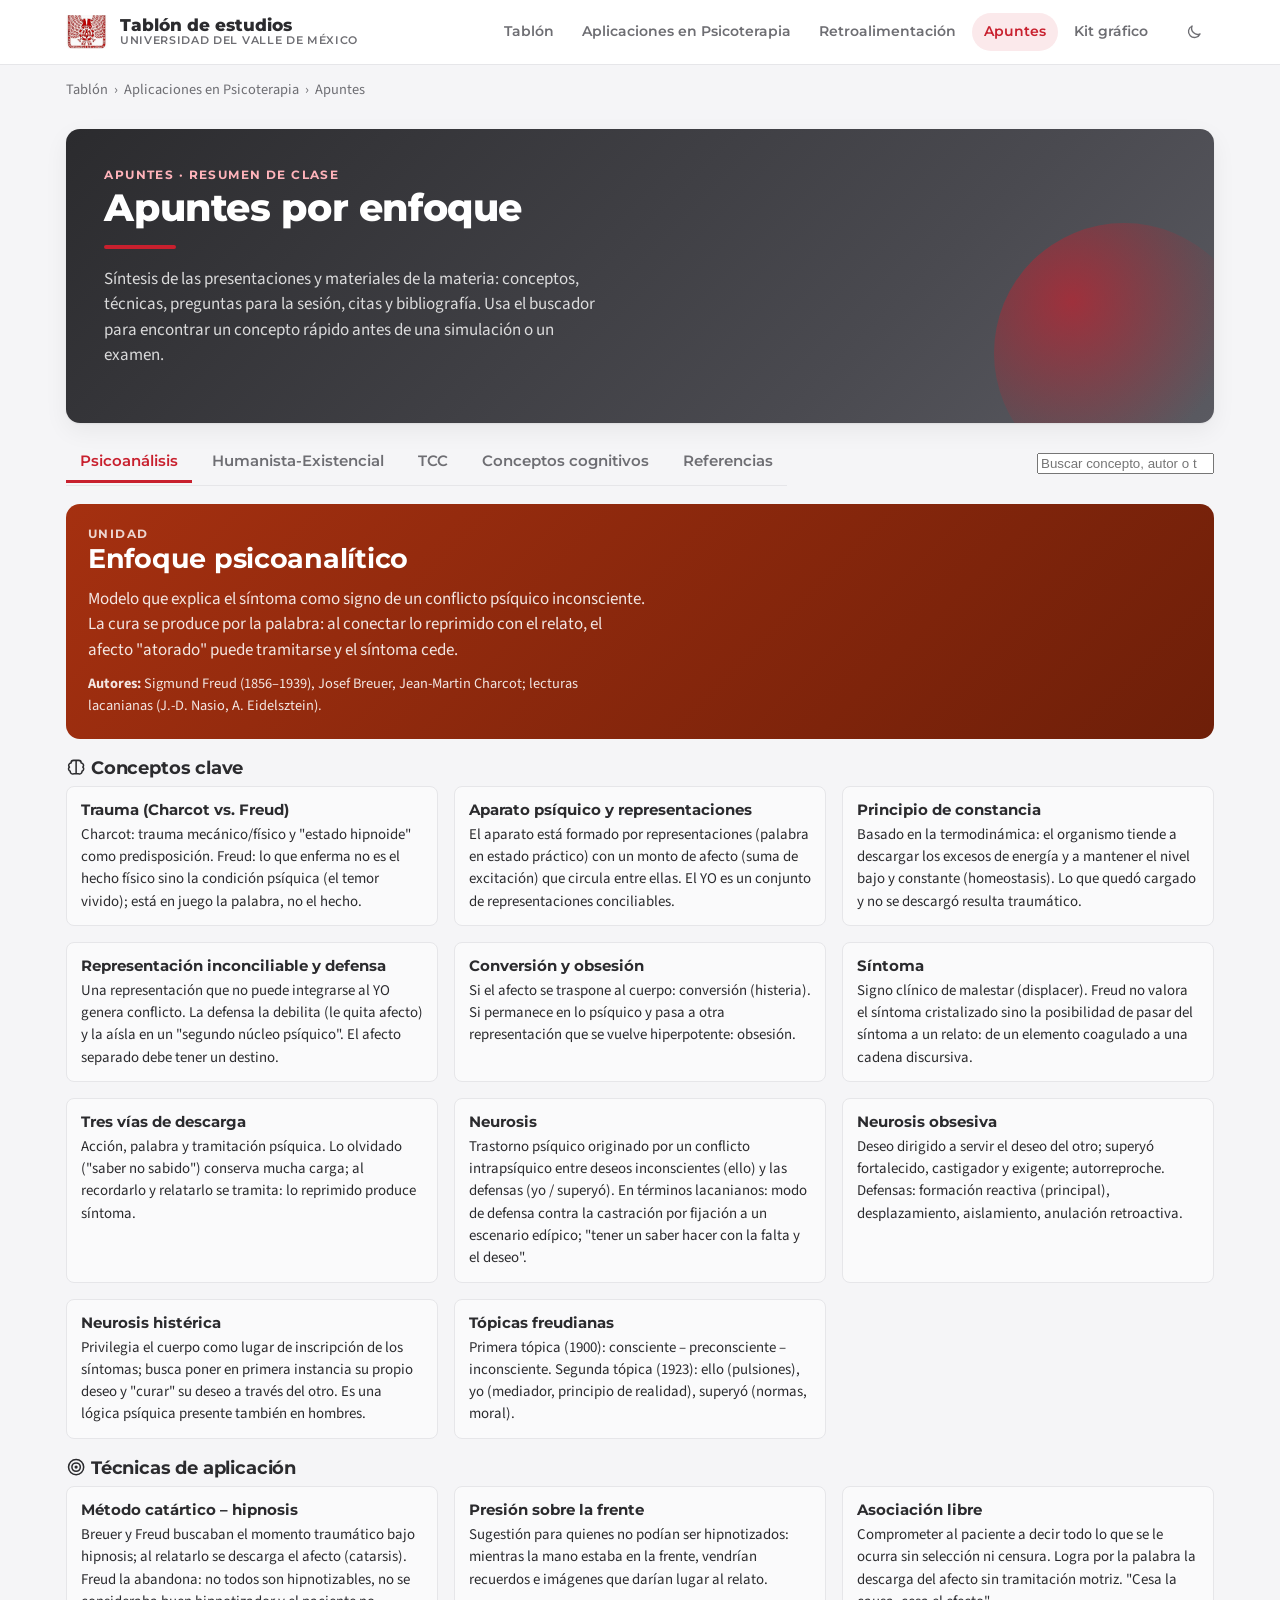
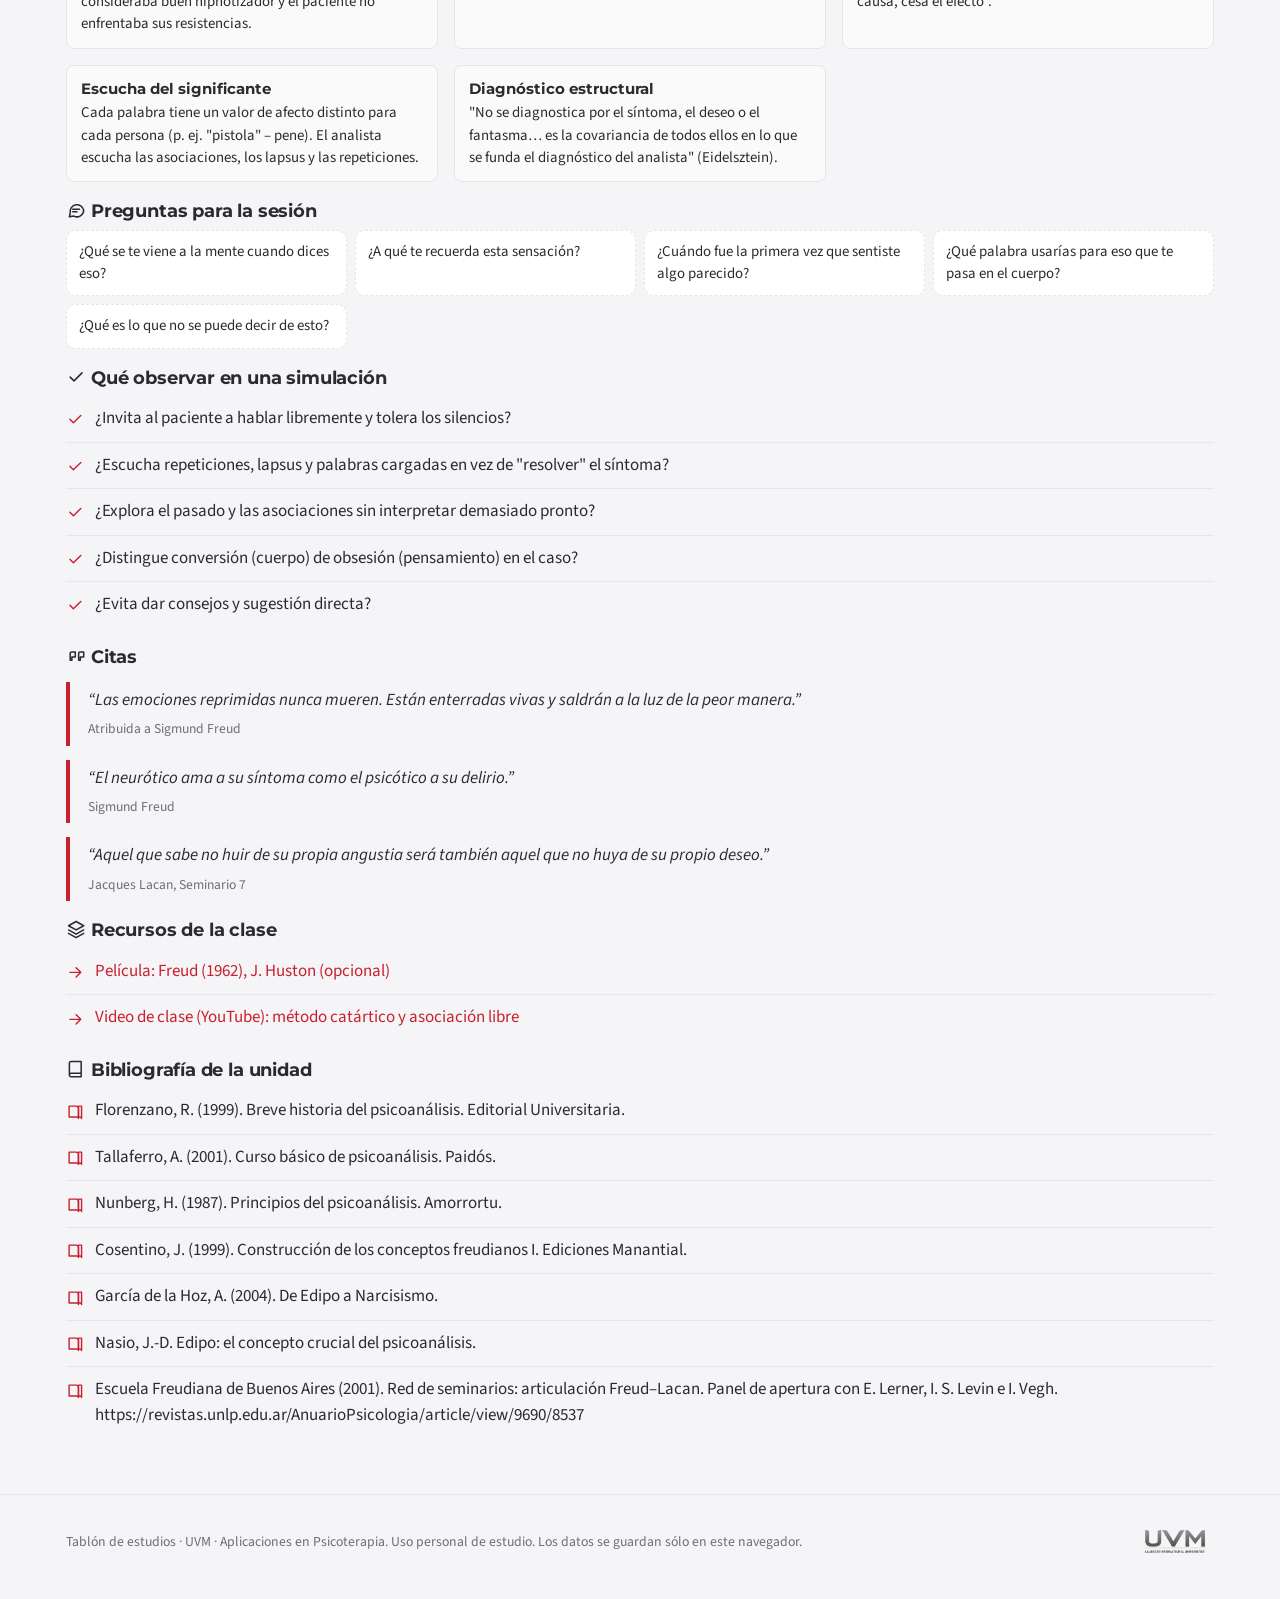
<file: preview/apuntes.html>
<!doctype html>
<html lang="es">
<head>
<meta charset="utf-8">
<meta name="viewport" content="width=device-width, initial-scale=1">
<title>Apuntes · Aplicaciones en Psicoterapia · UVM</title>
<meta name="description" content="Apuntes por enfoque: psicoanalítico, humanista-existencial, TCC y conceptos cognitivos, con técnicas, preguntas, citas y bibliografía.">
<link rel="icon" href="assets/img/uvm-escudo.png">
<link rel="preconnect" href="https://fonts.googleapis.com">
<link rel="stylesheet" href="https://fonts.googleapis.com/css2?family=Montserrat:wght@600;700;800&family=Source+Sans+3:ital,wght@0,400;0,600;0,700;1,400&display=swap">
<link rel="stylesheet" href="assets/css/uvm.css">
<style>
  .concept { padding: 12px 14px; border-radius: var(--radius-sm); background: var(--surface-2); border: 1px solid var(--border); }
  .concept b { display: block; margin-bottom: 2px; font-family: var(--font-display); font-size: .95rem; }
  .concept p { margin: 0; font-size: .93rem; }
  .enf-head { border-radius: var(--radius); padding: 22px; color: #fff; }
  .enf-head p { color: rgba(255,255,255,.88); max-width: 70ch; margin: 0; }
  .enf-head.psicoanalisis { background: linear-gradient(135deg, var(--enf-psicoanalisis), #6E1F09); }
  .enf-head.humanista { background: linear-gradient(135deg, var(--enf-humanista), #4A2E42); }
  .enf-head.tcc { background: linear-gradient(135deg, var(--enf-tcc), #0B3A50); }
  .enf-head.cognitiva { background: linear-gradient(135deg, var(--enf-cognitiva), #3A4E35); }
  .q-grid { display: grid; gap: 8px; grid-template-columns: repeat(auto-fill, minmax(min(100%, 280px), 1fr)); }
  .q { padding: 10px 12px; border-radius: 10px; border: 1px dashed var(--border); font-size: .93rem; background: var(--surface); }
  .toc { display: flex; flex-wrap: wrap; gap: 8px; }
  .search { max-width: 420px; }
  mark { background: #FFE58A; color: #000; border-radius: 3px; padding: 0 2px; }
</style>
</head>
<body>
<header class="topbar"></header>
<main class="container">
  <nav class="breadcrumb" aria-label="Ruta"><a href="index.html">Tablón</a><span><a href="materia.html">Aplicaciones en Psicoterapia</a></span><span>Apuntes</span></nav>
  <section class="hero">
    <div class="hero-card">
      <div class="eyebrow">Apuntes · resumen de clase</div>
      <h1>Apuntes por enfoque</h1>
      <div class="hero-line"></div>
      <p>Síntesis de las presentaciones y materiales de la materia: conceptos, técnicas, preguntas para la sesión, citas y bibliografía. Usa el buscador para encontrar un concepto rápido antes de una simulación o un examen.</p>
    </div>
  </section>

  <section class="section" style="padding-top:10px">
    <div class="cluster" style="justify-content:space-between">
      <div class="tabs" role="tablist" id="tabs"></div>
      <input type="search" id="q" class="search" placeholder="Buscar concepto, autor o técnica…" aria-label="Buscar en los apuntes">
    </div>
    <div id="panels" style="margin-top:18px"></div>
  </section>
</main>
<footer class="footer"></footer>
<script>window.UVM_PREVIEW = true;</script>
<script src="assets/js/uvm-core.js"></script>
<script src="data.js"></script>
<script>
(function(){
  const { icon, esc } = UVM; const M = window.MATERIA;
  UVM.renderTopbar({ root: '', current:'apuntes' }); UVM.renderFooter('');
  const tabs = document.getElementById('tabs'), panels = document.getElementById('panels');
  const all = M.enfoques.map(e => ({ id:e.id, label:e.corto })).concat([{ id:'referencias', label:'Referencias' }]);
  tabs.innerHTML = all.map(t => `<button role="tab" data-id="${t.id}" aria-selected="false">${esc(t.label)}</button>`).join('');

  function enfoquePanel(e){
    return `<article class="stack" style="--stack:18px" id="p-${e.id}">
      <div class="enf-head ${e.clase}"><div class="eyebrow" style="color:rgba(255,255,255,.8)">Unidad</div><h2 style="color:#fff">${esc(e.nombre)}</h2><p>${esc(e.resumen)}</p><p style="margin-top:10px;font-size:.9rem"><b>Autores:</b> ${esc(e.autores)}</p></div>
      <section><h3>${icon('brain')} Conceptos clave</h3><div class="grid" style="grid-template-columns:repeat(auto-fill,minmax(min(100%,300px),1fr))">${e.conceptos.map(c => `<div class="concept" data-s><b>${esc(c.t)}</b><p>${esc(c.d)}</p></div>`).join('')}</div></section>
      <section><h3>${icon('target')} Técnicas de aplicación</h3><div class="grid" style="grid-template-columns:repeat(auto-fill,minmax(min(100%,300px),1fr))">${e.tecnicas.map(c => `<div class="concept" data-s><b>${esc(c.t)}</b><p>${esc(c.d)}</p></div>`).join('')}</div></section>
      ${e.caso ? `<section><h3>${icon('couch')} Caso trabajado en clase</h3><div class="callout" data-s><b>${esc(e.caso.t)}.</b> ${esc(e.caso.d)}</div></section>` : ''}
      <section><h3>${icon('feedback')} Preguntas para la sesión</h3><div class="q-grid">${e.preguntas.map(q => `<div class="q" data-s>${esc(q)}</div>`).join('')}</div></section>
      <section><h3>${icon('check')} Qué observar en una simulación</h3><ul class="list">${e.queObservar.map(q => `<li data-s>${icon('check')}<span>${esc(q)}</span></li>`).join('')}</ul></section>
      ${e.citas.length ? `<section><h3>${icon('quote')} Citas</h3>${e.citas.map(c => `<blockquote class="quote" data-s>“${esc(c.q)}”<cite>${esc(c.a)}</cite></blockquote>`).join('')}</section>` : ''}
      ${e.recursos.length ? `<section><h3>${icon('layers')} Recursos de la clase</h3><ul class="list">${e.recursos.map(r => `<li>${icon('arrow')}<a href="${esc(r.u)}" target="_blank" rel="noopener">${esc(r.t)}</a></li>`).join('')}</ul></section>` : ''}
      <section><h3>${icon('ref')} Bibliografía de la unidad</h3><ul class="list">${M.bibliografia.filter(r => r.enf === e.id).map(r => `<li data-s>${icon('book')}<span>${esc(r.ref)}</span></li>`).join('') || '<li class="muted">Sin referencias específicas.</li>'}</ul></section>
    </article>`;
  }
  function refsPanel(){
    const groups = [['general','Generales'],...M.enfoques.map(e => [e.id, e.corto])];
    return `<article id="p-referencias" class="stack" style="--stack:18px"><div class="card"><h2>Referencias de la materia</h2><p class="muted">Formato APA tal como aparece en los materiales de clase (con pequeñas correcciones tipográficas). Haz clic en el icono para copiar.</p>
      ${groups.map(([id,label]) => { const rs = M.bibliografia.filter(r => r.enf === id); return rs.length ? `<h3 style="margin-top:16px">${esc(label)}</h3><ul class="list">${rs.map(r => `<li data-s><button type="button" class="btn sm ghost" data-copy="${esc(r.ref)}" aria-label="Copiar">${icon('copy')}</button><span>${esc(r.ref)}</span></li>`).join('')}</ul>` : ''; }).join('')}
      <h3 style="margin-top:16px">Materiales entregados</h3><ul class="list">${M.materiales.map(m => `<li>${icon('layers')}<span>${esc(m.t)} <span class="badge ${m.enf}">${esc(m.enf)}</span></span></li>`).join('')}</ul></div></article>`;
  }
  panels.innerHTML = M.enfoques.map(enfoquePanel).join('') + refsPanel();
  const ids = all.map(t => t.id);
  function show(id){ if(!ids.includes(id)) id = ids[0]; tabs.querySelectorAll('[role=tab]').forEach(b => b.setAttribute('aria-selected', String(b.dataset.id === id))); ids.forEach(x => document.getElementById('p-'+x).hidden = x !== id); history.replaceState(null,'','#'+id); }
  tabs.addEventListener('click', e => { const b = e.target.closest('[role=tab]'); if (b) { show(b.dataset.id); window.scrollTo({top: tabs.getBoundingClientRect().top + window.scrollY - 80, behavior:'smooth'}); } });
  panels.addEventListener('click', e => { const c = e.target.closest('[data-copy]'); if (c) UVM.copyText(c.dataset.copy).then(ok => UVM.toast(ok ? 'Referencia copiada' : 'No se pudo copiar')); });
  show(location.hash.replace('#',''));
  window.addEventListener('hashchange', () => show(location.hash.replace('#','')));

  // Búsqueda: muestra todos los paneles y resalta coincidencias
  const q = document.getElementById('q'); const raw = new Map();
  document.querySelectorAll('[data-s]').forEach(el => raw.set(el, el.innerHTML));
  q.addEventListener('input', UVM.debounce(() => {
    const term = q.value.trim().toLowerCase();
    if (!term) { raw.forEach((html, el) => { el.innerHTML = html; el.hidden = false; }); document.querySelectorAll('#panels section, #panels article').forEach(x => x.hidden = false); show(location.hash.replace('#','')); return; }
    ids.forEach(x => document.getElementById('p-'+x).hidden = false);
    let n = 0; const re = new RegExp('(' + term.replace(/[.*+?^${}()|[\]\\]/g, '\\$&') + ')', 'ig');
    raw.forEach((html, el) => { const text = el.textContent; const hit = text.toLowerCase().includes(term); el.hidden = !hit; if (hit) { n++; el.innerHTML = html.replace(/>([^<]+)</g, (m, t) => '>' + t.replace(re, '<mark>$1</mark>') + '<'); } else el.innerHTML = html; });
    document.querySelectorAll('#panels section').forEach(sec => { const items = sec.querySelectorAll('[data-s]'); sec.hidden = !items.length || ![...items].some(i => !i.hidden); });
    document.querySelectorAll('#panels > article').forEach(a => { a.hidden = ![...a.querySelectorAll('[data-s]')].some(i => !i.hidden); });
    UVM.toast(n + ' coincidencia(s)');
  }, 250));
})();
</script>
</body>
</html>
</file>
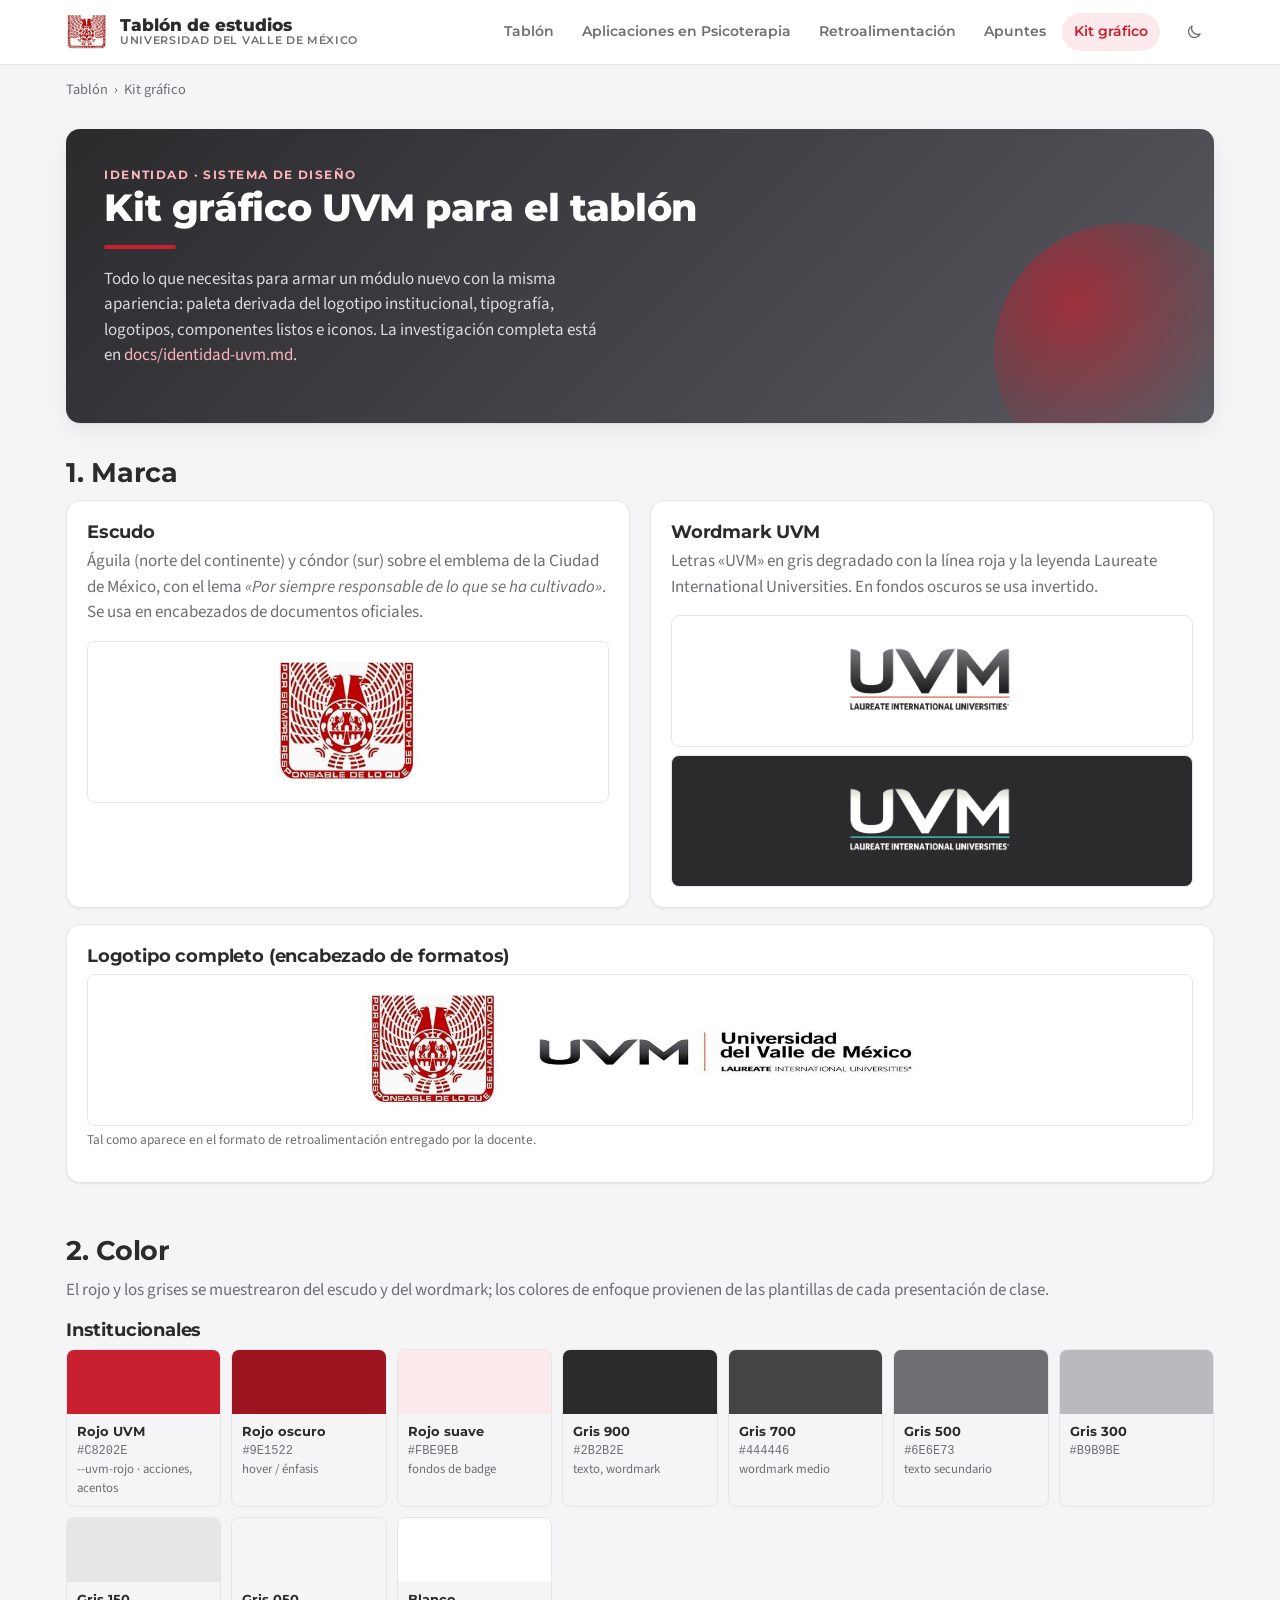
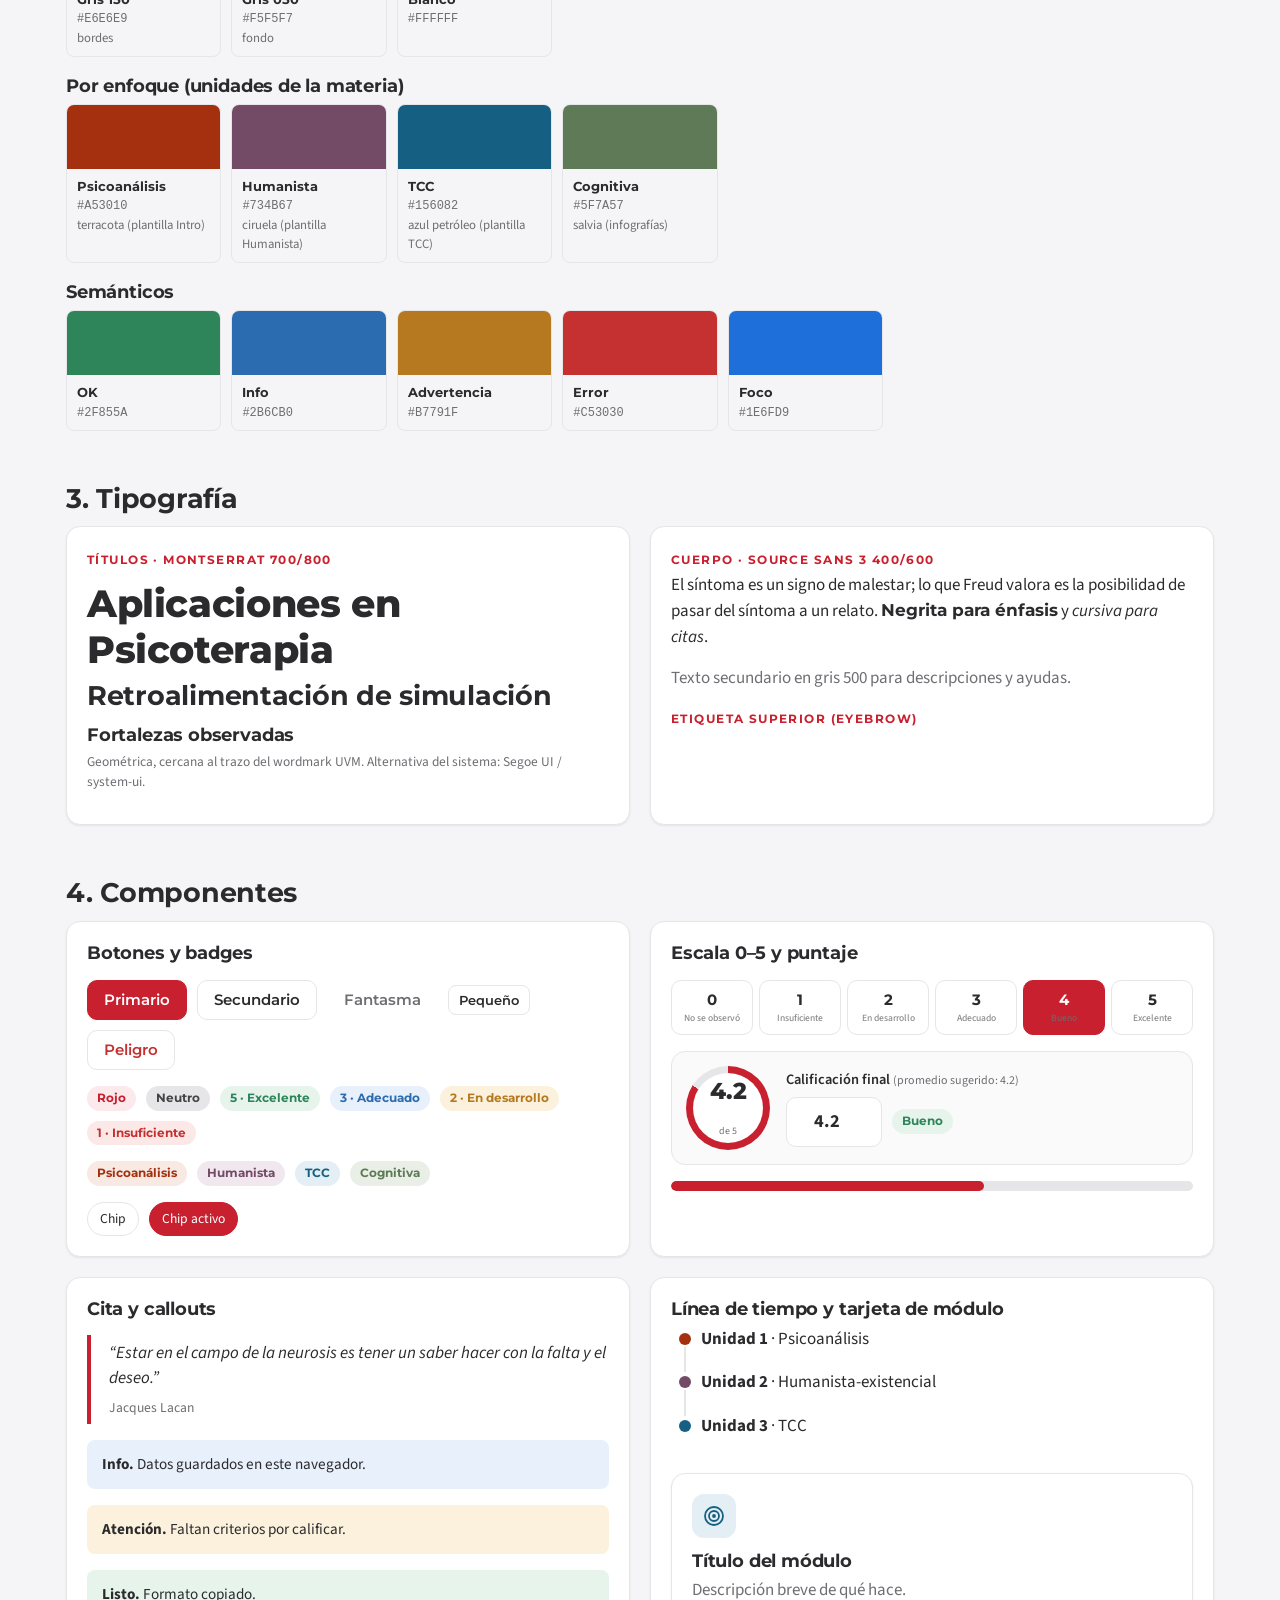
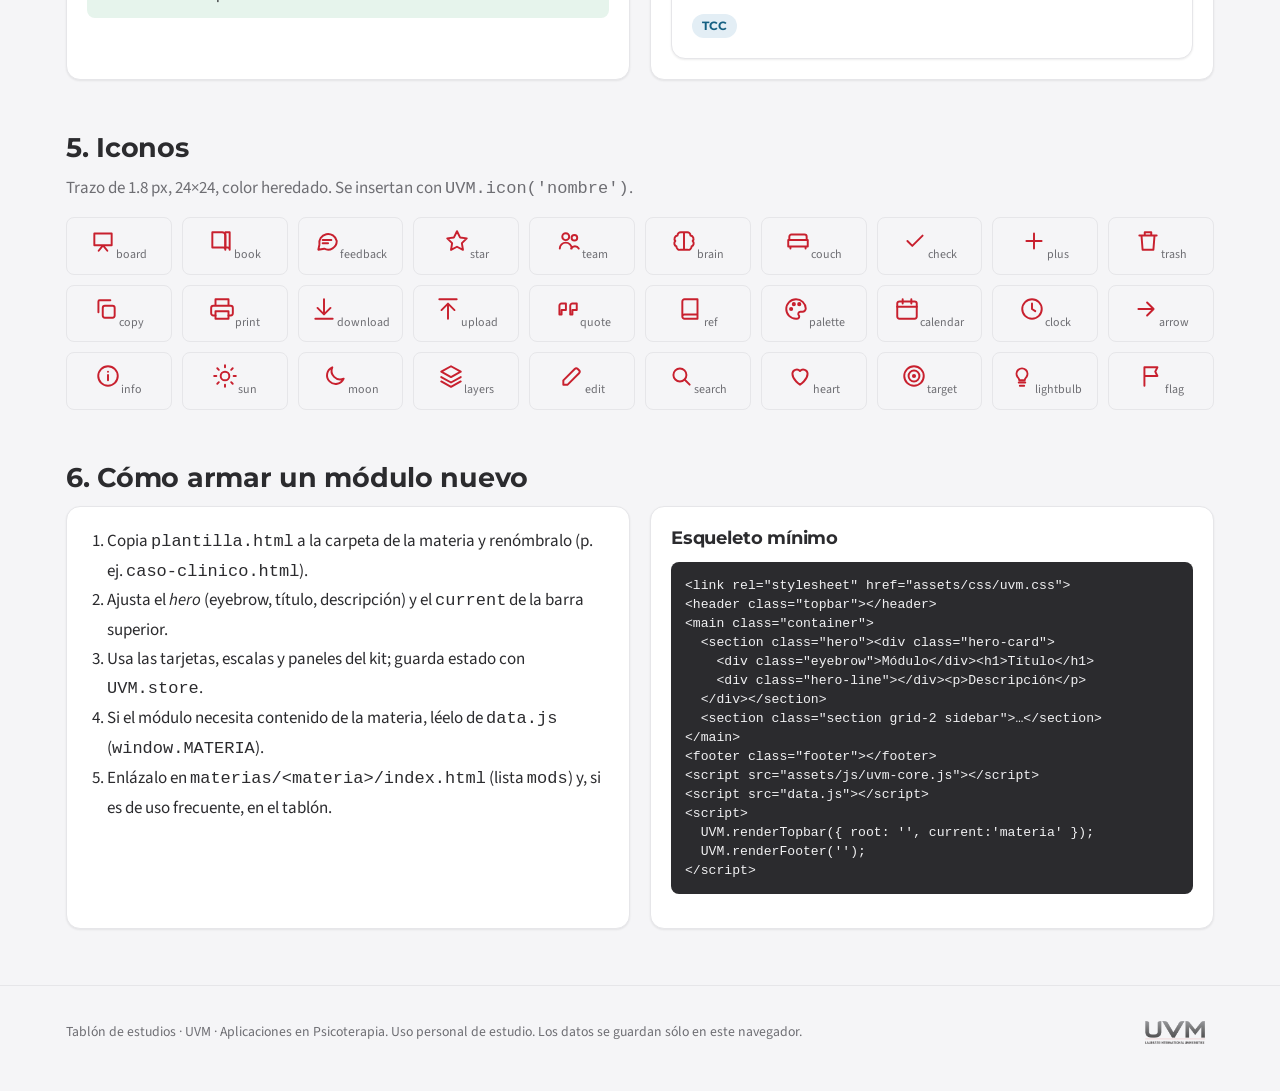
<file: preview/kit.html>
<!doctype html>
<html lang="es">
<head>
<meta charset="utf-8">
<meta name="viewport" content="width=device-width, initial-scale=1">
<title>Kit gráfico UVM · Tablón de estudios</title>
<meta name="description" content="Identidad gráfica UVM aplicada al tablón: colores, tipografía, logotipos, componentes, iconos y guía para armar módulos nuevos.">
<link rel="icon" href="assets/img/uvm-escudo.png">
<link rel="preconnect" href="https://fonts.googleapis.com">
<link rel="stylesheet" href="https://fonts.googleapis.com/css2?family=Montserrat:wght@600;700;800&family=Source+Sans+3:ital,wght@0,400;0,600;0,700;1,400&display=swap">
<link rel="stylesheet" href="assets/css/uvm.css">
<style>
  .swatches { display: grid; gap: 10px; grid-template-columns: repeat(auto-fill, minmax(min(100%, 150px), 1fr)); }
  .sw { border-radius: var(--radius-sm); overflow: hidden; border: 1px solid var(--border); }
  .sw .c { height: 64px; }
  .sw .i { padding: 8px 10px; font-size: .8rem; }
  .sw .i b { display: block; font-family: var(--font-display); }
  .sw .i code { font-family: var(--font-mono); font-size: .75rem; color: var(--text-2); }
  .icons { display: grid; gap: 10px; grid-template-columns: repeat(auto-fill, minmax(96px, 1fr)); }
  .icons div { text-align: center; padding: 10px 6px; border: 1px solid var(--border); border-radius: var(--radius-sm); font-size: .75rem; color: var(--text-2); }
  .icons svg, .icons svg.ico { width: 26px; height: 26px; margin: 0 auto 6px; color: var(--primary); }
  pre { background: var(--uvm-gris-900); color: #F1F1F3; padding: 14px; border-radius: var(--radius-sm); overflow: auto; font-size: .82rem; line-height: 1.45; }
  .logo-box { padding: 20px; border: 1px solid var(--border); border-radius: var(--radius-sm); display: grid; place-items: center; background: #fff; }
  .logo-box.dark { background: var(--uvm-gris-900); }
  .type-sample b { font-family: var(--font-display); }
</style>
</head>
<body>
<header class="topbar"></header>
<main class="container">
  <nav class="breadcrumb" aria-label="Ruta"><a href="index.html">Tablón</a><span>Kit gráfico</span></nav>
  <section class="hero">
    <div class="hero-card">
      <div class="eyebrow">Identidad · Sistema de diseño</div>
      <h1>Kit gráfico UVM para el tablón</h1>
      <div class="hero-line"></div>
      <p>Todo lo que necesitas para armar un módulo nuevo con la misma apariencia: paleta derivada del logotipo institucional, tipografía, logotipos, componentes listos e iconos. La investigación completa está en <a href="https://github.com/EleevateMX/UVM-Repo/blob/claude/cool-edison-fvt700/docs/identidad-uvm.md" target="_blank" rel="noopener" style="color:#FFB3BA">docs/identidad-uvm.md</a>.</p>
    </div>
  </section>

  <section class="section">
    <h2>1. Marca</h2>
    <div class="grid-2">
      <div class="card"><h3>Escudo</h3><p class="muted">Águila (norte del continente) y cóndor (sur) sobre el emblema de la Ciudad de México, con el lema <em>«Por siempre responsable de lo que se ha cultivado»</em>. Se usa en encabezados de documentos oficiales.</p><div class="logo-box"><img src="assets/img/uvm-escudo.png" alt="Escudo UVM" style="height:120px"></div></div>
      <div class="card"><h3>Wordmark UVM</h3><p class="muted">Letras «UVM» en gris degradado con la línea roja y la leyenda Laureate International Universities. En fondos oscuros se usa invertido.</p><div class="logo-box"><img src="assets/img/uvm-laureate.png" alt="UVM Laureate" style="height:90px"></div><div class="logo-box dark" style="margin-top:8px"><img src="assets/img/uvm-laureate.png" alt="UVM Laureate invertido" style="height:90px;filter:invert(1) brightness(1.6)"></div></div>
    </div>
    <div class="card" style="margin-top:16px"><h3>Logotipo completo (encabezado de formatos)</h3><div class="logo-box"><img src="assets/img/uvm-logo-completo.jpg" alt="Logotipo completo UVM" style="max-height:110px"></div><p class="help">Tal como aparece en el formato de retroalimentación entregado por la docente.</p></div>
  </section>

  <section class="section">
    <h2>2. Color</h2>
    <p class="muted">El rojo y los grises se muestrearon del escudo y del wordmark; los colores de enfoque provienen de las plantillas de cada presentación de clase.</p>
    <h3 style="margin-top:14px">Institucionales</h3>
    <div class="swatches" id="swBrand"></div>
    <h3 style="margin-top:18px">Por enfoque (unidades de la materia)</h3>
    <div class="swatches" id="swEnf"></div>
    <h3 style="margin-top:18px">Semánticos</h3>
    <div class="swatches" id="swSem"></div>
  </section>

  <section class="section">
    <h2>3. Tipografía</h2>
    <div class="grid-2">
      <div class="card type-sample"><span class="eyebrow">Títulos · Montserrat 700/800</span><h1 style="margin:.2em 0">Aplicaciones en Psicoterapia</h1><h2>Retroalimentación de simulación</h2><h3>Fortalezas observadas</h3><p class="help">Geométrica, cercana al trazo del wordmark UVM. Alternativa del sistema: Segoe UI / system-ui.</p></div>
      <div class="card type-sample"><span class="eyebrow">Cuerpo · Source Sans 3 400/600</span><p>El síntoma es un signo de malestar; lo que Freud valora es la posibilidad de pasar del síntoma a un relato. <b>Negrita para énfasis</b> y <em>cursiva para citas</em>.</p><p class="muted">Texto secundario en gris 500 para descripciones y ayudas.</p><span class="eyebrow">Etiqueta superior (eyebrow)</span></div>
    </div>
  </section>

  <section class="section">
    <h2>4. Componentes</h2>
    <div class="grid-2">
      <div class="card stack">
        <h3>Botones y badges</h3>
        <div class="cluster"><button class="btn primary">Primario</button><button class="btn">Secundario</button><button class="btn ghost">Fantasma</button><button class="btn sm">Pequeño</button><button class="btn danger">Peligro</button></div>
        <div class="cluster"><span class="badge red">Rojo</span><span class="badge">Neutro</span><span class="badge ok">5 · Excelente</span><span class="badge info">3 · Adecuado</span><span class="badge warn">2 · En desarrollo</span><span class="badge bad">1 · Insuficiente</span></div>
        <div class="cluster"><span class="badge psicoanalisis">Psicoanálisis</span><span class="badge humanista">Humanista</span><span class="badge tcc">TCC</span><span class="badge cognitiva">Cognitiva</span></div>
        <div class="cluster"><span class="chip">Chip</span><span class="chip active">Chip activo</span></div>
      </div>
      <div class="card stack">
        <h3>Escala 0–5 y puntaje</h3>
        <div class="scale" id="demoScale"></div>
        <div class="score-box"><div class="score-ring" style="--v:84"><b>4.2</b><small>de 5</small></div><div><label class="field">Calificación final <small>(promedio sugerido: 4.2)</small></label><div class="cluster"><input type="number" value="4.2" step="0.1" min="0" max="5" style="width:96px"><span class="badge ok">Bueno</span></div></div></div>
        <div class="progress"><span style="width:60%"></span></div>
      </div>
      <div class="card stack">
        <h3>Cita y callouts</h3>
        <blockquote class="quote">“Estar en el campo de la neurosis es tener un saber hacer con la falta y el deseo.”<cite>Jacques Lacan</cite></blockquote>
        <div class="callout info"><b>Info.</b> Datos guardados en este navegador.</div>
        <div class="callout warn"><b>Atención.</b> Faltan criterios por calificar.</div>
        <div class="callout ok"><b>Listo.</b> Formato copiado.</div>
      </div>
      <div class="card stack">
        <h3>Línea de tiempo y tarjeta de módulo</h3>
        <ul class="timeline"><li style="--dot:var(--enf-psicoanalisis)"><b>Unidad 1</b> · Psicoanálisis</li><li style="--dot:var(--enf-humanista)"><b>Unidad 2</b> · Humanista-existencial</li><li style="--dot:var(--enf-tcc)"><b>Unidad 3</b> · TCC</li></ul>
        <a class="card card-link enf-tcc" href="#"><div class="card-icon" id="demoIcon"></div><h3>Título del módulo</h3><p class="muted" style="margin:0">Descripción breve de qué hace.</p><div class="card-meta"><span class="badge tcc">TCC</span></div></a>
      </div>
    </div>
  </section>

  <section class="section">
    <h2>5. Iconos</h2>
    <p class="muted">Trazo de 1.8 px, 24×24, color heredado. Se insertan con <code>UVM.icon('nombre')</code>.</p>
    <div class="icons" id="icons"></div>
  </section>

  <section class="section">
    <h2>6. Cómo armar un módulo nuevo</h2>
    <div class="grid-2">
      <div class="card"><ol style="margin:0;padding-left:20px;line-height:1.7">
        <li>Copia <code>plantilla.html</code> a la carpeta de la materia y renómbralo (p. ej. <code>caso-clinico.html</code>).</li>
        <li>Ajusta el <em>hero</em> (eyebrow, título, descripción) y el <code>current</code> de la barra superior.</li>
        <li>Usa las tarjetas, escalas y paneles del kit; guarda estado con <code>UVM.store</code>.</li>
        <li>Si el módulo necesita contenido de la materia, léelo de <code>data.js</code> (<code>window.MATERIA</code>).</li>
        <li>Enlázalo en <code>materias/&lt;materia&gt;/index.html</code> (lista <code>mods</code>) y, si es de uso frecuente, en el tablón.</li>
      </ol></div>
      <div class="card"><h3>Esqueleto mínimo</h3><pre>&lt;link rel="stylesheet" href="assets/css/uvm.css"&gt;
&lt;header class="topbar"&gt;&lt;/header&gt;
&lt;main class="container"&gt;
  &lt;section class="hero"&gt;&lt;div class="hero-card"&gt;
    &lt;div class="eyebrow"&gt;Módulo&lt;/div&gt;&lt;h1&gt;Título&lt;/h1&gt;
    &lt;div class="hero-line"&gt;&lt;/div&gt;&lt;p&gt;Descripción&lt;/p&gt;
  &lt;/div&gt;&lt;/section&gt;
  &lt;section class="section grid-2 sidebar"&gt;…&lt;/section&gt;
&lt;/main&gt;
&lt;footer class="footer"&gt;&lt;/footer&gt;
&lt;script src="assets/js/uvm-core.js"&gt;&lt;/script&gt;
&lt;script src="data.js"&gt;&lt;/script&gt;
&lt;script&gt;
  UVM.renderTopbar({ root: '', current:'materia' });
  UVM.renderFooter('');
&lt;/script&gt;</pre></div>
    </div>
  </section>
</main>
<footer class="footer"></footer>
<script>window.UVM_PREVIEW = true;</script>
<script src="assets/js/uvm-core.js"></script>
<script>
(function(){
  const { icon, esc, ICONS } = UVM;
  UVM.renderTopbar({ root: '', current:'kit' }); UVM.renderFooter('');
  const sw = (list) => list.map(c => `<div class="sw"><div class="c" style="background:${c.v}"></div><div class="i"><b>${esc(c.n)}</b><code>${c.v}</code>${c.d ? `<br><span class="muted">${esc(c.d)}</span>` : ''}</div></div>`).join('');
  document.getElementById('swBrand').innerHTML = sw([
    { n:'Rojo UVM', v:'#C8202E', d:'--uvm-rojo · acciones, acentos' }, { n:'Rojo oscuro', v:'#9E1522', d:'hover / énfasis' }, { n:'Rojo suave', v:'#FBE9EB', d:'fondos de badge' },
    { n:'Gris 900', v:'#2B2B2E', d:'texto, wordmark' }, { n:'Gris 700', v:'#444446', d:'wordmark medio' }, { n:'Gris 500', v:'#6E6E73', d:'texto secundario' }, { n:'Gris 300', v:'#B9B9BE' }, { n:'Gris 150', v:'#E6E6E9', d:'bordes' }, { n:'Gris 050', v:'#F5F5F7', d:'fondo' }, { n:'Blanco', v:'#FFFFFF' }
  ]);
  document.getElementById('swEnf').innerHTML = sw([
    { n:'Psicoanálisis', v:'#A53010', d:'terracota (plantilla Intro)' }, { n:'Humanista', v:'#734B67', d:'ciruela (plantilla Humanista)' }, { n:'TCC', v:'#156082', d:'azul petróleo (plantilla TCC)' }, { n:'Cognitiva', v:'#5F7A57', d:'salvia (infografías)' }
  ]);
  document.getElementById('swSem').innerHTML = sw([
    { n:'OK', v:'#2F855A' }, { n:'Info', v:'#2B6CB0' }, { n:'Advertencia', v:'#B7791F' }, { n:'Error', v:'#C53030' }, { n:'Foco', v:'#1E6FD9' }
  ]);
  document.getElementById('demoScale').innerHTML = [0,1,2,3,4,5].map(v => `<button type="button" aria-pressed="${v===4}">${v}<small>${['No se observó','Insuficiente','En desarrollo','Adecuado','Bueno','Excelente'][v]}</small></button>`).join('');
  document.getElementById('demoScale').addEventListener('click', e => { const b = e.target.closest('button'); if (b) [...b.parentElement.children].forEach(x => x.setAttribute('aria-pressed', String(x === b))); });
  document.getElementById('demoIcon').innerHTML = icon('target');
  document.getElementById('icons').innerHTML = Object.keys(ICONS).map(k => `<div>${icon(k)}${k}</div>`).join('');
})();
</script>
</body>
</html>
</file>
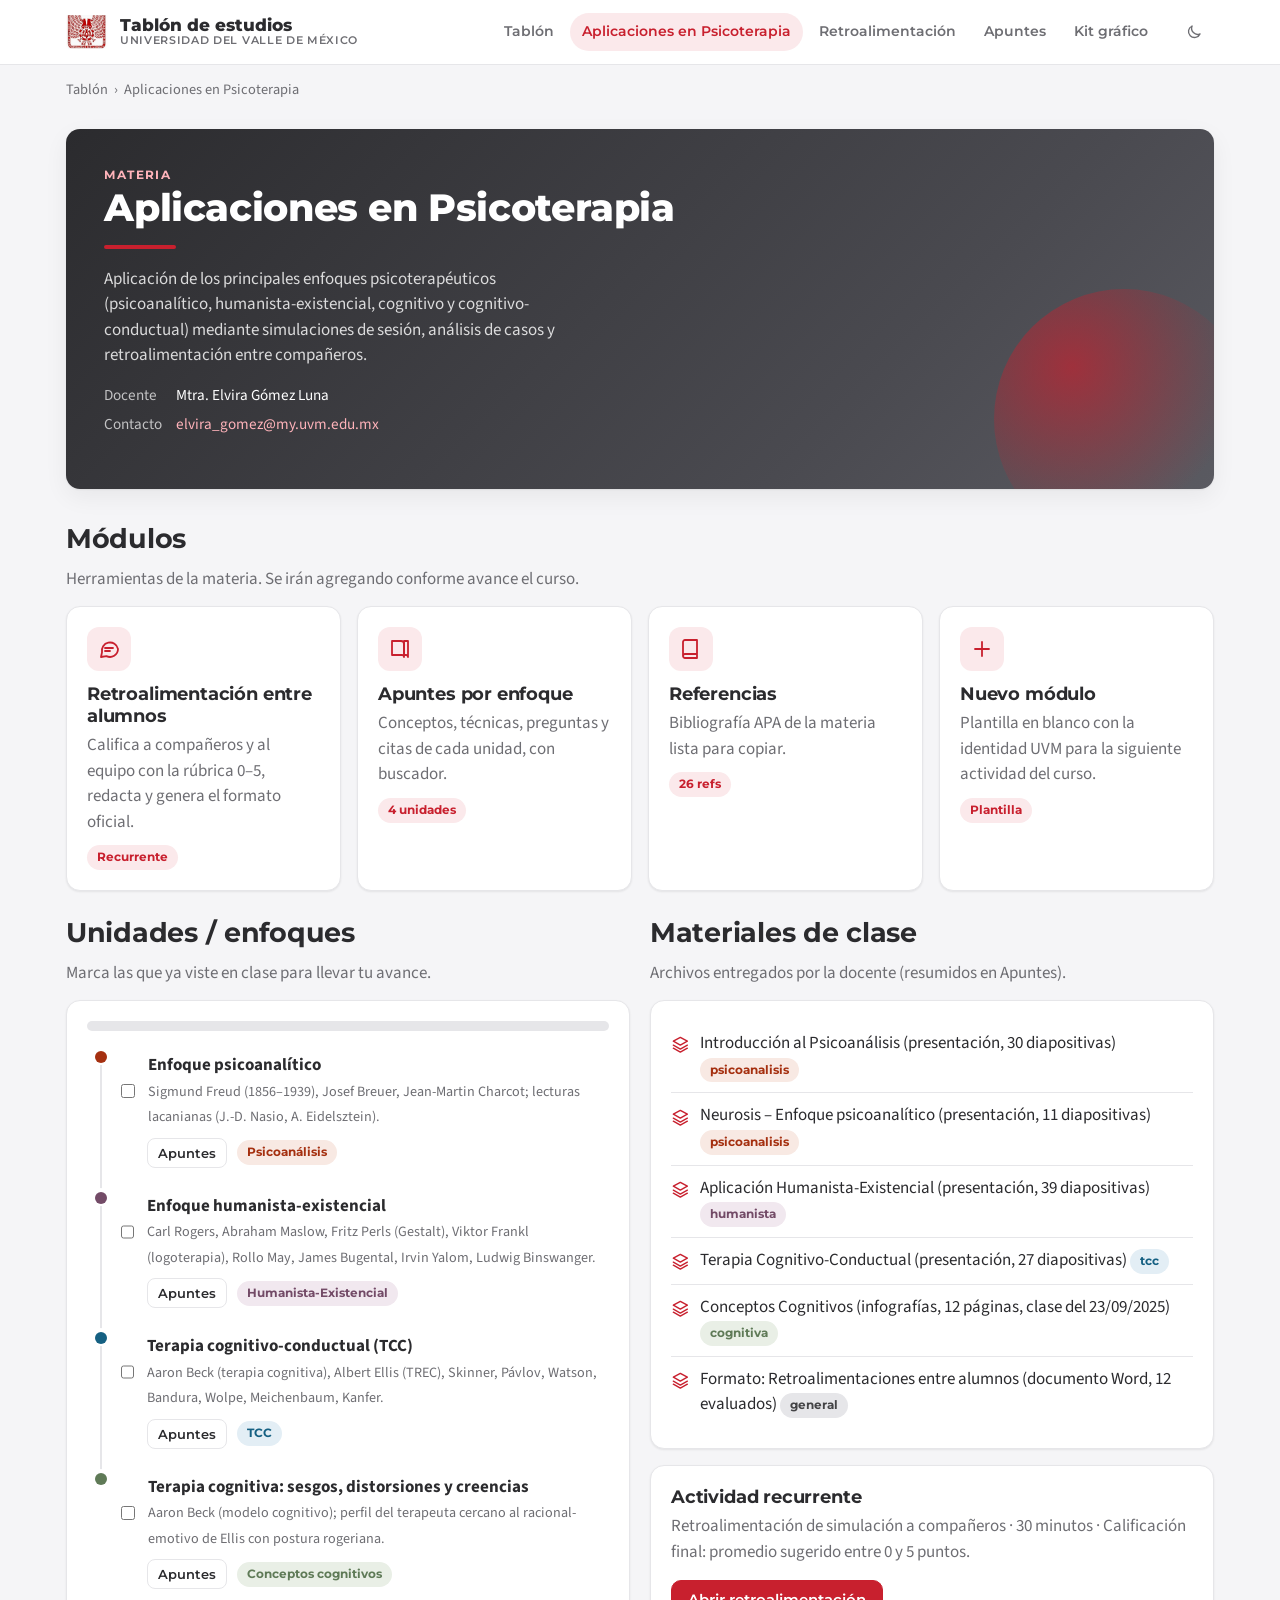
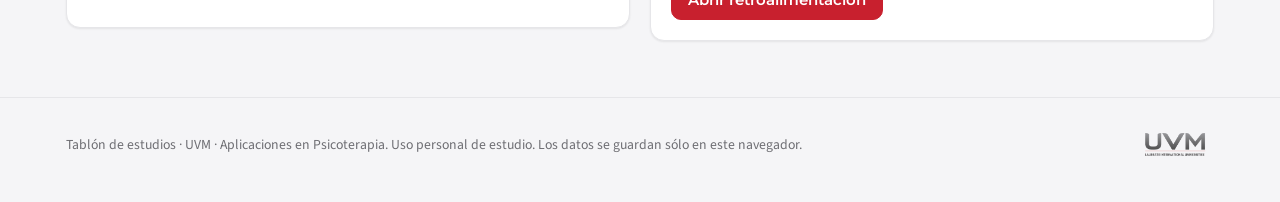
<file: preview/materia.html>
<!doctype html>
<html lang="es">
<head>
<meta charset="utf-8">
<meta name="viewport" content="width=device-width, initial-scale=1">
<title>Aplicaciones en Psicoterapia · UVM</title>
<meta name="description" content="Página de la materia: unidades, módulos, materiales y progreso de Aplicaciones en Psicoterapia.">
<link rel="icon" href="assets/img/uvm-escudo.png">
<link rel="preconnect" href="https://fonts.googleapis.com">
<link rel="stylesheet" href="https://fonts.googleapis.com/css2?family=Montserrat:wght@600;700;800&family=Source+Sans+3:ital,wght@0,400;0,600;0,700;1,400&display=swap">
<link rel="stylesheet" href="assets/css/uvm.css">
</head>
<body>
<header class="topbar"></header>
<main class="container">
  <nav class="breadcrumb" aria-label="Ruta"><a href="index.html">Tablón</a><span>Aplicaciones en Psicoterapia</span></nav>
  <section class="hero">
    <div class="hero-card">
      <div class="eyebrow">Materia</div>
      <h1 id="mNombre"></h1>
      <div class="hero-line"></div>
      <p id="mDesc"></p>
      <dl class="kv" style="margin-top:14px;color:#fff"><dt style="color:rgba(255,255,255,.7)">Docente</dt><dd id="mDocente"></dd><dt style="color:rgba(255,255,255,.7)">Contacto</dt><dd id="mContacto"></dd></dl>
    </div>
  </section>

  <section class="section">
    <div class="section-head"><div><h2>Módulos</h2><p>Herramientas de la materia. Se irán agregando conforme avance el curso.</p></div></div>
    <div class="grid" id="modulos"></div>
  </section>

  <div class="grid-2">
    <section class="section" style="padding-top:0">
      <div class="section-head"><div><h2>Unidades / enfoques</h2><p>Marca las que ya viste en clase para llevar tu avance.</p></div></div>
      <div class="card"><div class="progress" style="margin-bottom:14px"><span id="bar" style="width:0"></span></div><ul class="timeline" id="unidades"></ul></div>
    </section>
    <section class="section" style="padding-top:0">
      <div class="section-head"><div><h2>Materiales de clase</h2><p>Archivos entregados por la docente (resumidos en Apuntes).</p></div></div>
      <div class="card"><ul class="list" id="materiales"></ul></div>
      <div class="card" style="margin-top:16px"><h3>Actividad recurrente</h3><p class="muted" id="actDesc"></p><a class="btn primary" href="retroalimentacion.html">Abrir retroalimentación</a></div>
    </section>
  </div>
</main>
<footer class="footer"></footer>
<script>window.UVM_PREVIEW = true;</script>
<script src="assets/js/uvm-core.js"></script>
<script src="data.js"></script>
<script>
(function(){
  const { icon, esc, store } = UVM; const M = window.MATERIA;
  UVM.renderTopbar({ root: '', current:'materia' }); UVM.renderFooter('');
  document.getElementById('mNombre').textContent = M.nombre; document.getElementById('mDesc').textContent = M.descripcion;
  document.getElementById('mDocente').textContent = M.docente; document.getElementById('mContacto').innerHTML = '<a href="mailto:'+esc(M.contacto)+'" style="color:#FFB3BA">'+esc(M.contacto)+'</a>';
  document.getElementById('actDesc').textContent = M.actividadPrincipal.nombre + ' · ' + M.actividadPrincipal.duracion + ' · ' + M.actividadPrincipal.escala + '.';
  const mods = [
    { href:'retroalimentacion.html', icon:'feedback', t:'Retroalimentación entre alumnos', d:'Califica a compañeros y al equipo con la rúbrica 0–5, redacta y genera el formato oficial.', badge:'Recurrente' },
    { href:'apuntes.html', icon:'book', t:'Apuntes por enfoque', d:'Conceptos, técnicas, preguntas y citas de cada unidad, con buscador.', badge:'4 unidades' },
    { href:'apuntes.html#referencias', icon:'ref', t:'Referencias', d:'Bibliografía APA de la materia lista para copiar.', badge: M.bibliografia.length + ' refs' },
    { href:'plantilla.html', icon:'plus', t:'Nuevo módulo', d:'Plantilla en blanco con la identidad UVM para la siguiente actividad del curso.', badge:'Plantilla' }
  ];
  document.getElementById('modulos').innerHTML = mods.map(m => `<a class="card card-link" href="${m.href}"><div class="card-icon">${icon(m.icon)}</div><h3>${esc(m.t)}</h3><p class="muted" style="margin:0">${esc(m.d)}</p><div class="card-meta"><span class="badge red">${esc(m.badge)}</span></div></a>`).join('');
  const KEY = 'uvm.progreso.' + M.clave; let done = store.get(KEY, {});
  function paint(){ const n = M.enfoques.filter(e => done[e.id]).length; document.getElementById('bar').style.width = (n / M.enfoques.length * 100) + '%'; }
  document.getElementById('unidades').innerHTML = M.enfoques.map(e => `<li style="--dot:var(--enf-${e.clase})"><label class="check"><input type="checkbox" data-id="${e.id}"${done[e.id] ? ' checked' : ''}><span><b>${esc(e.nombre)}</b><br><small class="muted">${esc(e.autores)}</small></span></label><div class="cluster" style="padding-left:30px"><a class="btn sm" href="apuntes.html#${e.id}">Apuntes</a><span class="badge ${e.clase}">${esc(e.corto)}</span></div></li>`).join('');
  document.getElementById('unidades').addEventListener('change', e => { if (e.target.dataset.id) { done[e.target.dataset.id] = e.target.checked; store.set(KEY, done); paint(); } });
  paint();
  document.getElementById('materiales').innerHTML = M.materiales.map(m => `<li>${icon('layers')}<span>${esc(m.t)} <span class="badge ${m.enf}">${esc(m.enf)}</span></span></li>`).join('');
})();
</script>
</body>
</html>
</file>
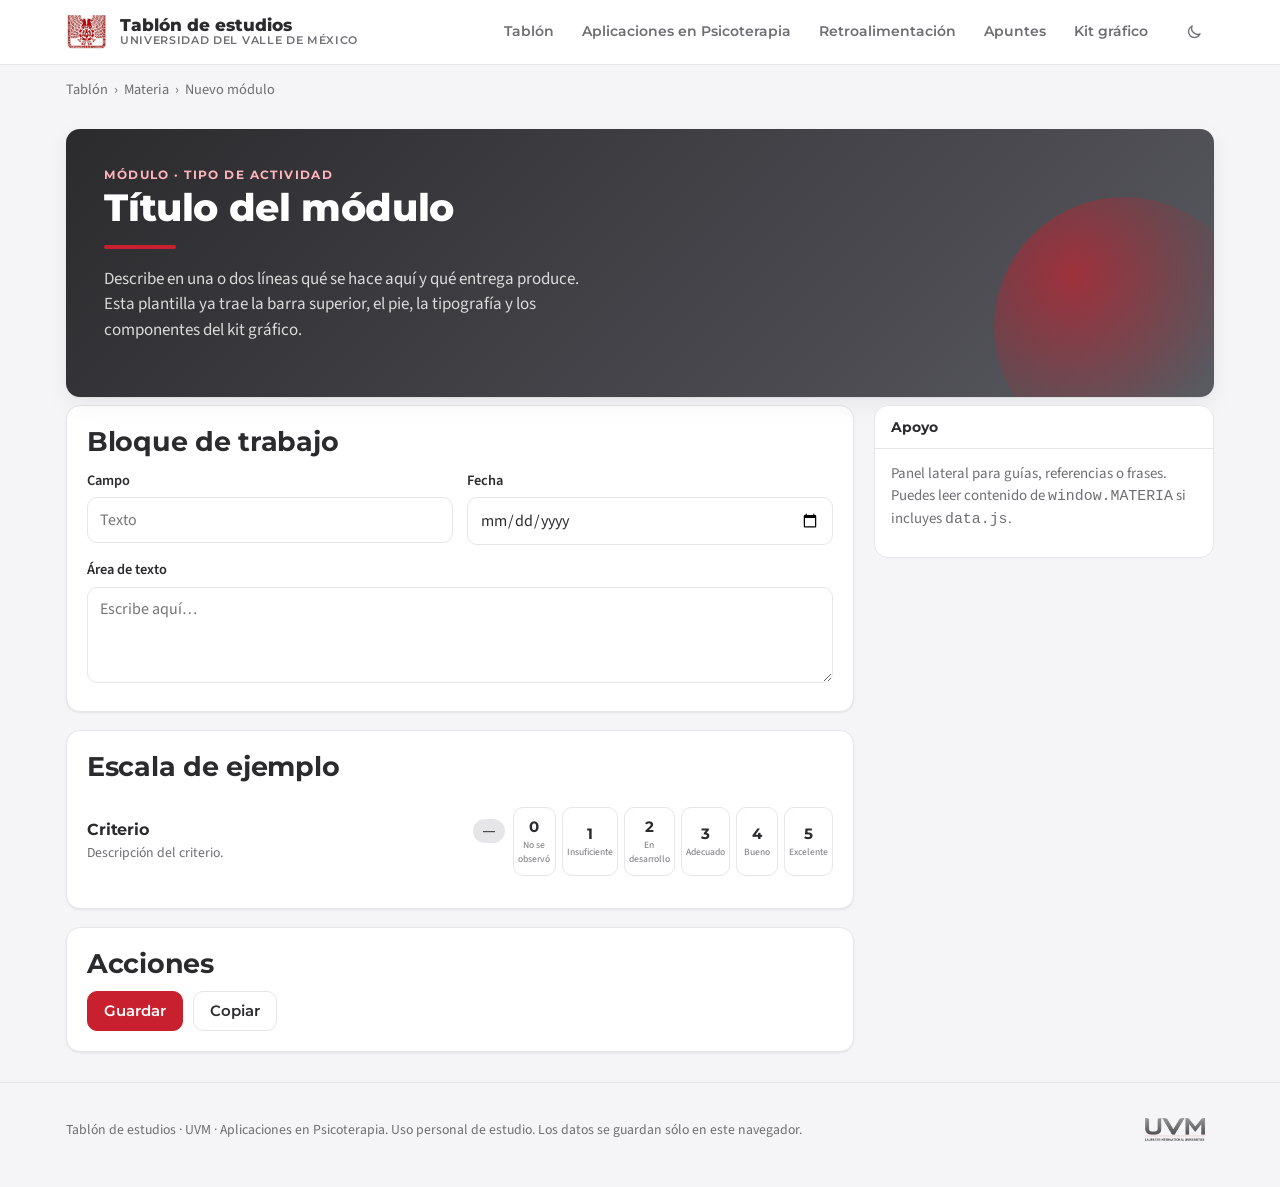
<file: preview/plantilla.html>
<!doctype html>
<html lang="es">
<head>
<meta charset="utf-8">
<meta name="viewport" content="width=device-width, initial-scale=1">
<title>Nuevo módulo · UVM</title>
<meta name="description" content="Plantilla de módulo con la identidad UVM. Copia este archivo dentro de la carpeta de la materia y ajusta el contenido.">
<link rel="icon" href="assets/img/uvm-escudo.png">
<link rel="preconnect" href="https://fonts.googleapis.com">
<link rel="stylesheet" href="https://fonts.googleapis.com/css2?family=Montserrat:wght@600;700;800&family=Source+Sans+3:ital,wght@0,400;0,600;0,700;1,400&display=swap">
<!-- Al copiar a materias/<materia>/ cambia las rutas  por  -->
<link rel="stylesheet" href="assets/css/uvm.css">
</head>
<body>
<header class="topbar"></header>
<main class="container">
  <nav class="breadcrumb" aria-label="Ruta"><a href="index.html">Tablón</a><span>Materia</span><span>Nuevo módulo</span></nav>
  <section class="hero">
    <div class="hero-card">
      <div class="eyebrow">Módulo · Tipo de actividad</div>
      <h1>Título del módulo</h1>
      <div class="hero-line"></div>
      <p>Describe en una o dos líneas qué se hace aquí y qué entrega produce. Esta plantilla ya trae la barra superior, el pie, la tipografía y los componentes del kit gráfico.</p>
    </div>
  </section>

  <div class="grid-2 sidebar">
    <div class="stack" style="--stack:18px">
      <section class="card">
        <h2>Bloque de trabajo</h2>
        <div class="field-row" style="--cols:2">
          <div><label class="field" for="a">Campo</label><input type="text" id="a" data-k="a" placeholder="Texto"></div>
          <div><label class="field" for="b">Fecha</label><input type="date" id="b" data-k="b"></div>
        </div>
        <div style="margin-top:14px"><label class="field" for="c">Área de texto</label><textarea id="c" data-k="c" placeholder="Escribe aquí…"></textarea></div>
      </section>
      <section class="card">
        <h2>Escala de ejemplo</h2>
        <div class="criterio"><div><div class="c-title"><h4>Criterio</h4><span class="badge" id="badge">—</span></div><p class="c-desc">Descripción del criterio.</p></div><div class="scale" id="scale"></div></div>
      </section>
      <section class="card"><h2>Acciones</h2><div class="cluster"><button class="btn primary" id="save" type="button">Guardar</button><button class="btn" id="copy" type="button">Copiar</button></div></section>
    </div>
    <aside><div class="sticky panel"><header>Apoyo</header><div class="body"><p class="muted">Panel lateral para guías, referencias o frases. Puedes leer contenido de <code>window.MATERIA</code> si incluyes <code>data.js</code>.</p></div></div></aside>
  </div>
</main>
<footer class="footer"></footer>
<script>window.UVM_PREVIEW = true;</script>
<script src="assets/js/uvm-core.js"></script>
<script>
(function(){
  const { icon, store, toast, copyText } = UVM;
  UVM.renderTopbar({ root: '', current:'' }); UVM.renderFooter('');
  const KEY = 'uvm.modulo.plantilla'; const st = store.get(KEY, {});
  document.querySelectorAll('[data-k]').forEach(el => { el.value = st[el.dataset.k] || ''; el.addEventListener('input', () => { st[el.dataset.k] = el.value; store.set(KEY, st); }); });
  const labels = ['No se observó','Insuficiente','En desarrollo','Adecuado','Bueno','Excelente'];
  const sc = document.getElementById('scale'); sc.innerHTML = labels.map((l, v) => `<button type="button" aria-pressed="${st.v === v}">${v}<small>${l}</small></button>`).join('');
  sc.addEventListener('click', e => { const b = e.target.closest('button'); if (!b) return; const v = [...sc.children].indexOf(b); st.v = v; store.set(KEY, st); [...sc.children].forEach((x, i) => x.setAttribute('aria-pressed', String(i === v))); document.getElementById('badge').textContent = v + ' · ' + labels[v]; });
  document.getElementById('save').addEventListener('click', () => { store.set(KEY, st); toast('Guardado'); });
  document.getElementById('copy').addEventListener('click', () => copyText(JSON.stringify(st, null, 2)).then(ok => toast(ok ? 'Copiado' : 'No se pudo copiar')));
})();
</script>
</body>
</html>
</file>
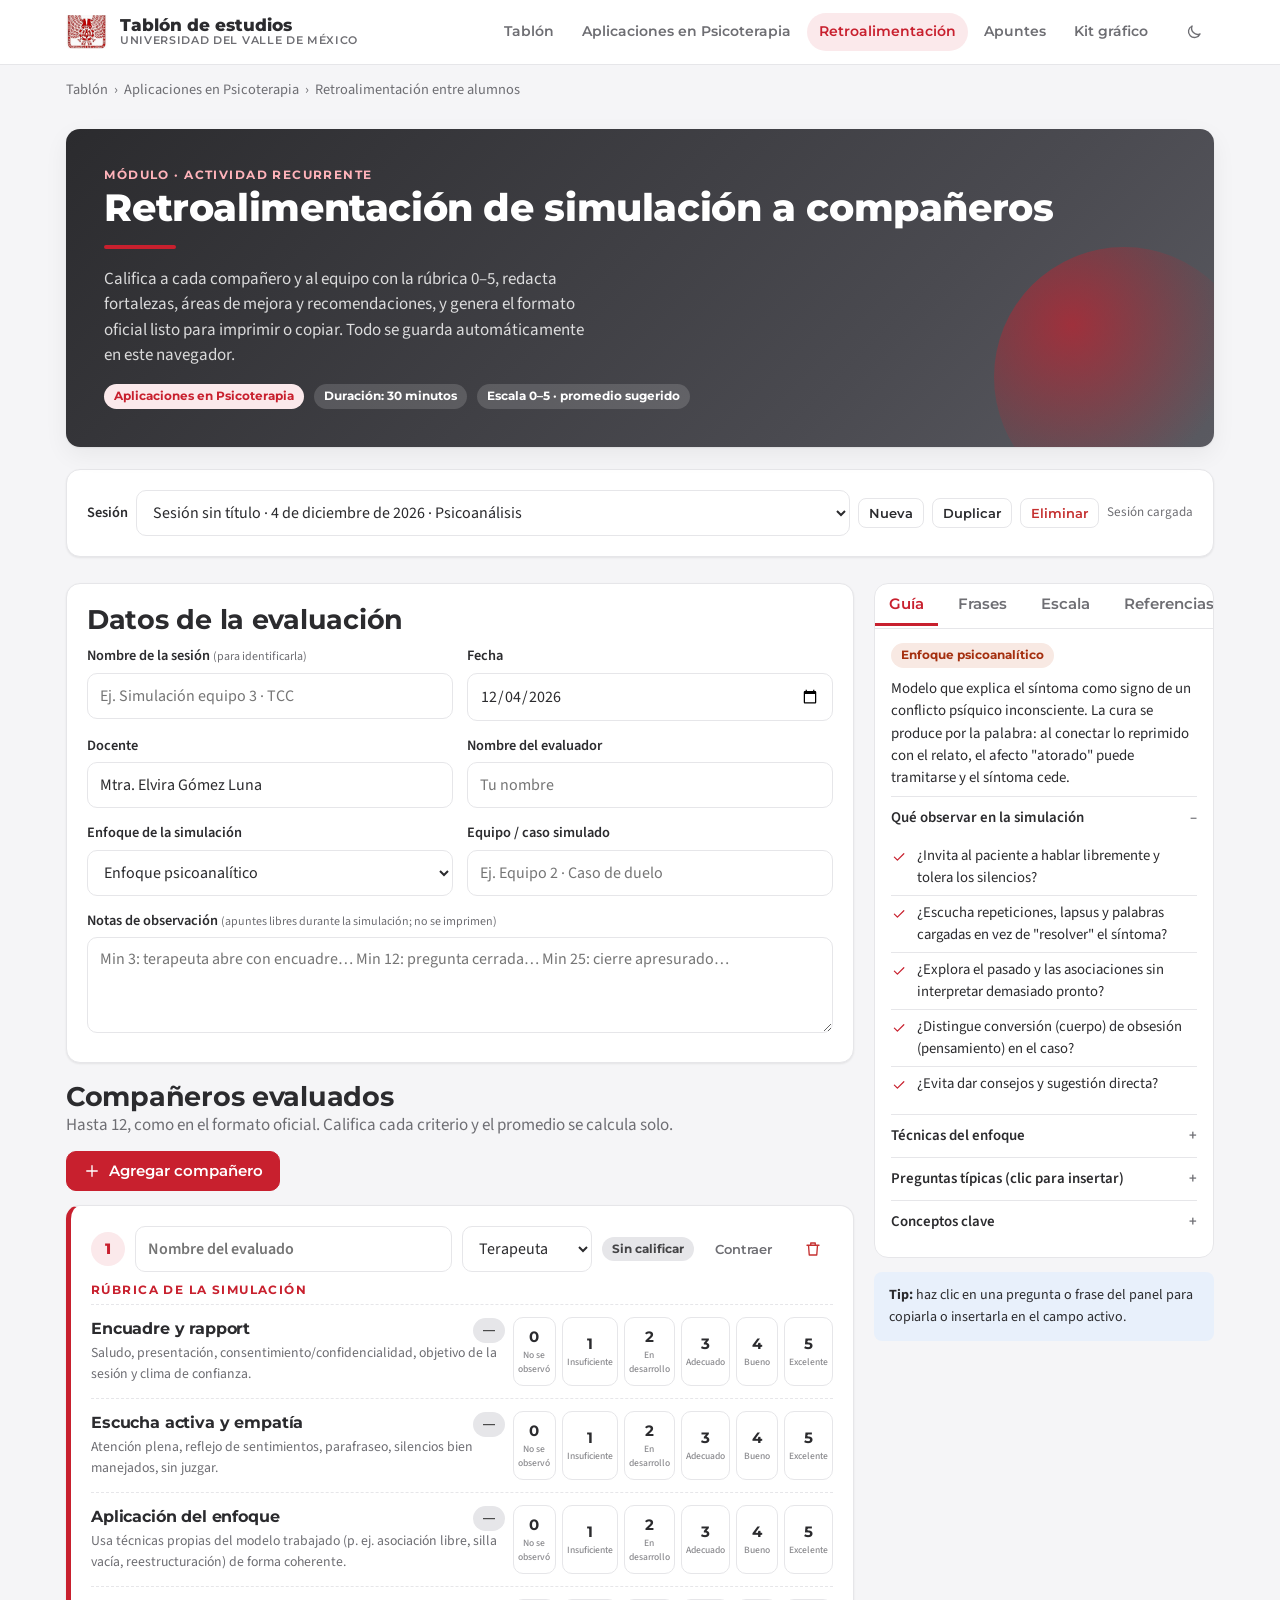
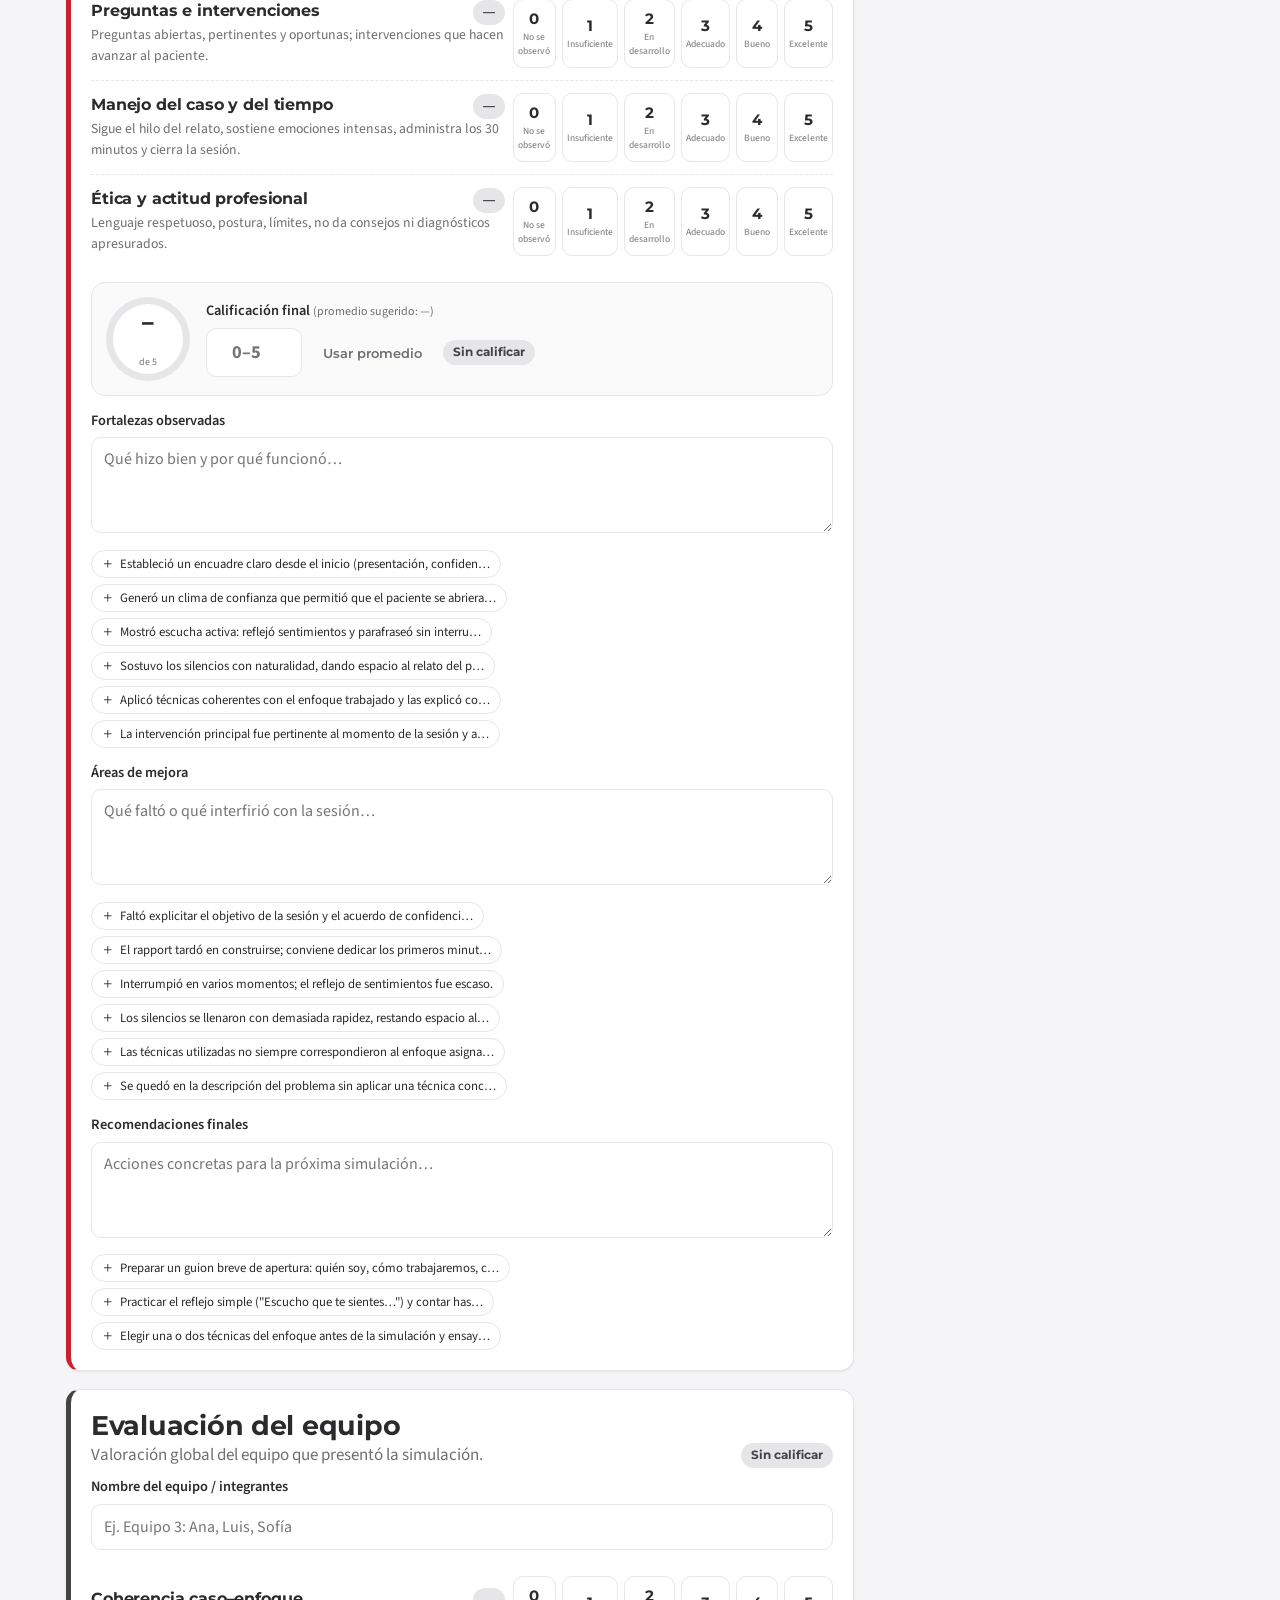
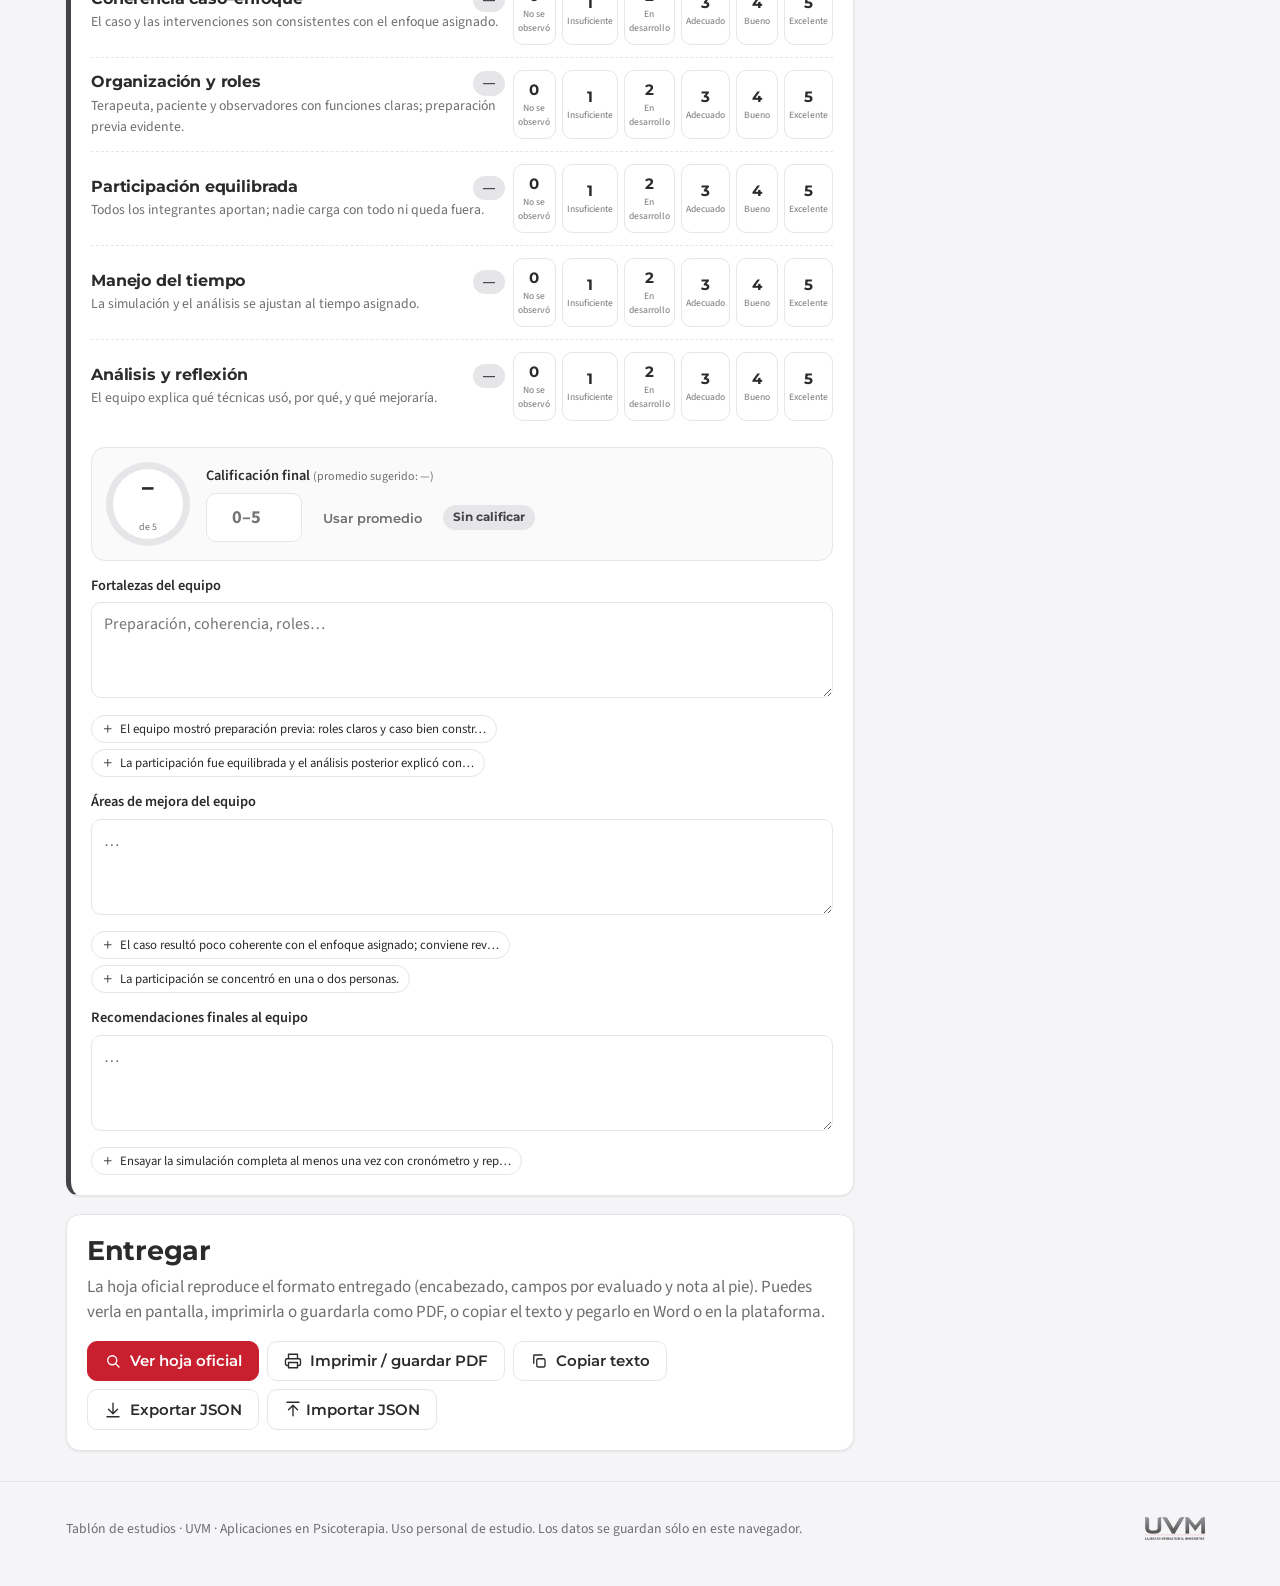
<file: preview/retroalimentacion.html>
<!doctype html>
<html lang="es">
<head>
<meta charset="utf-8">
<meta name="viewport" content="width=device-width, initial-scale=1">
<title>Retroalimentación entre alumnos · Aplicaciones en Psicoterapia · UVM</title>
<meta name="description" content="Módulo para calificar y redactar retroalimentación de simulaciones a compañeros y al equipo, con rúbrica 0–5, guía por enfoque y referencias.">
<link rel="icon" href="assets/img/uvm-escudo.png">
<link rel="preconnect" href="https://fonts.googleapis.com">
<link rel="stylesheet" href="https://fonts.googleapis.com/css2?family=Montserrat:wght@600;700;800&family=Source+Sans+3:ital,wght@0,400;0,600;0,700;1,400&display=swap">
<link rel="stylesheet" href="assets/css/uvm.css">
<style>
  .ev-card { border-left: 5px solid var(--primary); }
  .ev-card header { display: flex; gap: 10px; align-items: center; flex-wrap: wrap; margin-bottom: 10px; }
  .ev-card header .num { width: 34px; height: 34px; border-radius: 50%; background: var(--uvm-rojo-suave); color: var(--primary); display: grid; place-items: center; font: 800 .95rem var(--font-display); flex: none; }
  .ev-card header input[type="text"] { flex: 1 1 200px; font-weight: 600; }
  .ev-card header select { width: auto; flex: 0 0 auto; }
  .ev-card .body[hidden] { display: none; }
  .chips { display: flex; flex-wrap: wrap; gap: 6px; margin-top: 8px; }
  .chips .chip { font-size: .8rem; padding: 4px 10px; text-align: left; }
  .actions { display: flex; flex-wrap: wrap; gap: 8px; }
  .sessions { display: flex; flex-wrap: wrap; gap: 8px; align-items: center; }
  .sessions select { width: auto; min-width: 220px; flex: 1 1 220px; }
  .team-card { border-left: 5px solid var(--uvm-gris-700); }
  .obs { font-size: .92rem; }
  .obs li { padding: 6px 0; }
  .guide-q { font-size: .9rem; color: var(--text); padding: 6px 10px; border-radius: 8px; background: var(--surface-2); margin: 6px 0; cursor: pointer; border: 1px solid var(--border); }
  .guide-q:hover { border-color: var(--primary); }
  .ref-item { display: flex; gap: 8px; align-items: flex-start; padding: 8px 0; border-top: 1px solid var(--border); font-size: .88rem; }
  .ref-item:first-child { border-top: 0; }
  .ref-item button { flex: none; }
  .save-state { font-size: .82rem; color: var(--text-2); }
  .empty { text-align: center; padding: 30px; color: var(--text-2); border: 2px dashed var(--border); border-radius: var(--radius); }
</style>
</head>
<body>
<header class="topbar"></header>

<main class="container">
  <nav class="breadcrumb no-print" aria-label="Ruta"><a href="index.html">Tablón</a><span><a href="materia.html">Aplicaciones en Psicoterapia</a></span><span>Retroalimentación entre alumnos</span></nav>

  <section class="hero no-print">
    <div class="hero-card">
      <div class="eyebrow">Módulo · Actividad recurrente</div>
      <h1>Retroalimentación de simulación a compañeros</h1>
      <div class="hero-line"></div>
      <p>Califica a cada compañero y al equipo con la rúbrica 0–5, redacta fortalezas, áreas de mejora y recomendaciones, y genera el formato oficial listo para imprimir o copiar. Todo se guarda automáticamente en este navegador.</p>
      <div class="cluster" style="margin-top:10px">
        <span class="badge red" id="hBadgeMateria"></span>
        <span class="badge" style="background:rgba(255,255,255,.15);color:#fff">Duración: 30 minutos</span>
        <span class="badge" style="background:rgba(255,255,255,.15);color:#fff">Escala 0–5 · promedio sugerido</span>
      </div>
    </div>
  </section>

  <section class="section no-print" style="padding-top:14px">
    <div class="card">
      <div class="sessions">
        <label class="field" for="sessionSel" style="margin:0">Sesión</label>
        <select id="sessionSel" aria-label="Sesión de evaluación"></select>
        <button class="btn sm" id="btnNew" type="button">Nueva</button>
        <button class="btn sm" id="btnDup" type="button">Duplicar</button>
        <button class="btn sm danger" id="btnDel" type="button">Eliminar</button>
        <span class="save-state" id="saveState" aria-live="polite"></span>
      </div>
    </div>
  </section>

  <div class="grid-2 sidebar">
    <div class="stack no-print" id="form" style="--stack:18px">
      <!-- Datos generales -->
      <section class="card" aria-labelledby="hDatos">
        <div class="section-head" style="margin-bottom:8px"><h2 id="hDatos" style="margin:0">Datos de la evaluación</h2></div>
        <div class="field-row" style="--cols:2">
          <div><label class="field" for="fTitulo">Nombre de la sesión <small>(para identificarla)</small></label><input type="text" id="fTitulo" data-k="titulo" placeholder="Ej. Simulación equipo 3 · TCC"></div>
          <div><label class="field" for="fFecha">Fecha</label><input type="date" id="fFecha" data-k="fecha"></div>
          <div><label class="field" for="fDocente">Docente</label><input type="text" id="fDocente" data-k="docente"></div>
          <div><label class="field" for="fEvaluador">Nombre del evaluador</label><input type="text" id="fEvaluador" data-k="evaluador" placeholder="Tu nombre"></div>
          <div><label class="field" for="fEnfoque">Enfoque de la simulación</label><select id="fEnfoque" data-k="enfoque"></select></div>
          <div><label class="field" for="fEquipo">Equipo / caso simulado</label><input type="text" id="fEquipo" data-k="equipo" placeholder="Ej. Equipo 2 · Caso de duelo"></div>
        </div>
        <div style="margin-top:14px"><label class="field" for="fNotas">Notas de observación <small>(apuntes libres durante la simulación; no se imprimen)</small></label><textarea id="fNotas" data-k="notas" placeholder="Min 3: terapeuta abre con encuadre… Min 12: pregunta cerrada… Min 25: cierre apresurado…"></textarea></div>
      </section>

      <!-- Evaluados -->
      <section aria-labelledby="hEvaluados">
        <div class="section-head"><div><h2 id="hEvaluados" style="margin:0">Compañeros evaluados</h2><p>Hasta 12, como en el formato oficial. Califica cada criterio y el promedio se calcula solo.</p></div>
          <button class="btn primary" id="btnAddEv" type="button"></button></div>
        <div class="stack" id="evList" style="--stack:16px"></div>
      </section>

      <!-- Equipo -->
      <section class="card team-card" aria-labelledby="hEquipo" id="teamSection"></section>

      <!-- Acciones -->
      <section class="card" aria-labelledby="hAcciones">
        <h2 id="hAcciones">Entregar</h2>
        <p class="muted" style="margin-top:-4px">La hoja oficial reproduce el formato entregado (encabezado, campos por evaluado y nota al pie). Puedes verla en pantalla, imprimirla o guardarla como PDF, o copiar el texto y pegarlo en Word o en la plataforma.</p>
        <div class="actions">
          <button class="btn primary" id="btnSheet" type="button"></button>
          <button class="btn" id="btnPrint" type="button"></button>
          <button class="btn" id="btnCopy" type="button"></button>
          <button class="btn" id="btnExport" type="button"></button>
          <label class="btn" for="fileImport" style="cursor:pointer"><span id="lblImport"></span><input type="file" id="fileImport" accept="application/json" class="sr-only"></label>
        </div>
      </section>
    </div>

    <!-- Panel lateral -->
    <aside class="no-print">
      <div class="sticky stack" style="--stack:14px">
        <div class="panel">
          <div class="tabs" role="tablist" aria-label="Apoyo" id="sideTabs">
            <button role="tab" aria-selected="true" data-tab="guia">Guía</button>
            <button role="tab" aria-selected="false" data-tab="frases">Frases</button>
            <button role="tab" aria-selected="false" data-tab="escala">Escala</button>
            <button role="tab" aria-selected="false" data-tab="refs">Referencias</button>
          </div>
          <div class="body tabpanel" id="tab-guia" role="tabpanel"></div>
          <div class="body tabpanel" id="tab-frases" role="tabpanel" hidden></div>
          <div class="body tabpanel" id="tab-escala" role="tabpanel" hidden></div>
          <div class="body tabpanel" id="tab-refs" role="tabpanel" hidden></div>
        </div>
        <div class="callout info" style="font-size:.88rem"><b>Tip:</b> haz clic en una pregunta o frase del panel para copiarla o insertarla en el campo activo.</div>
      </div>
    </aside>
  </div>

  <!-- Hoja imprimible (formato oficial) -->
  <div class="print-only print-sheet" id="printSheet"></div>
</main>

<footer class="footer"></footer>

<script>window.UVM_PREVIEW = true;</script>
<script src="assets/js/uvm-core.js"></script>
<script src="data.js"></script>
<script src="retroalimentacion.js"></script>
</body>
</html>
</file>
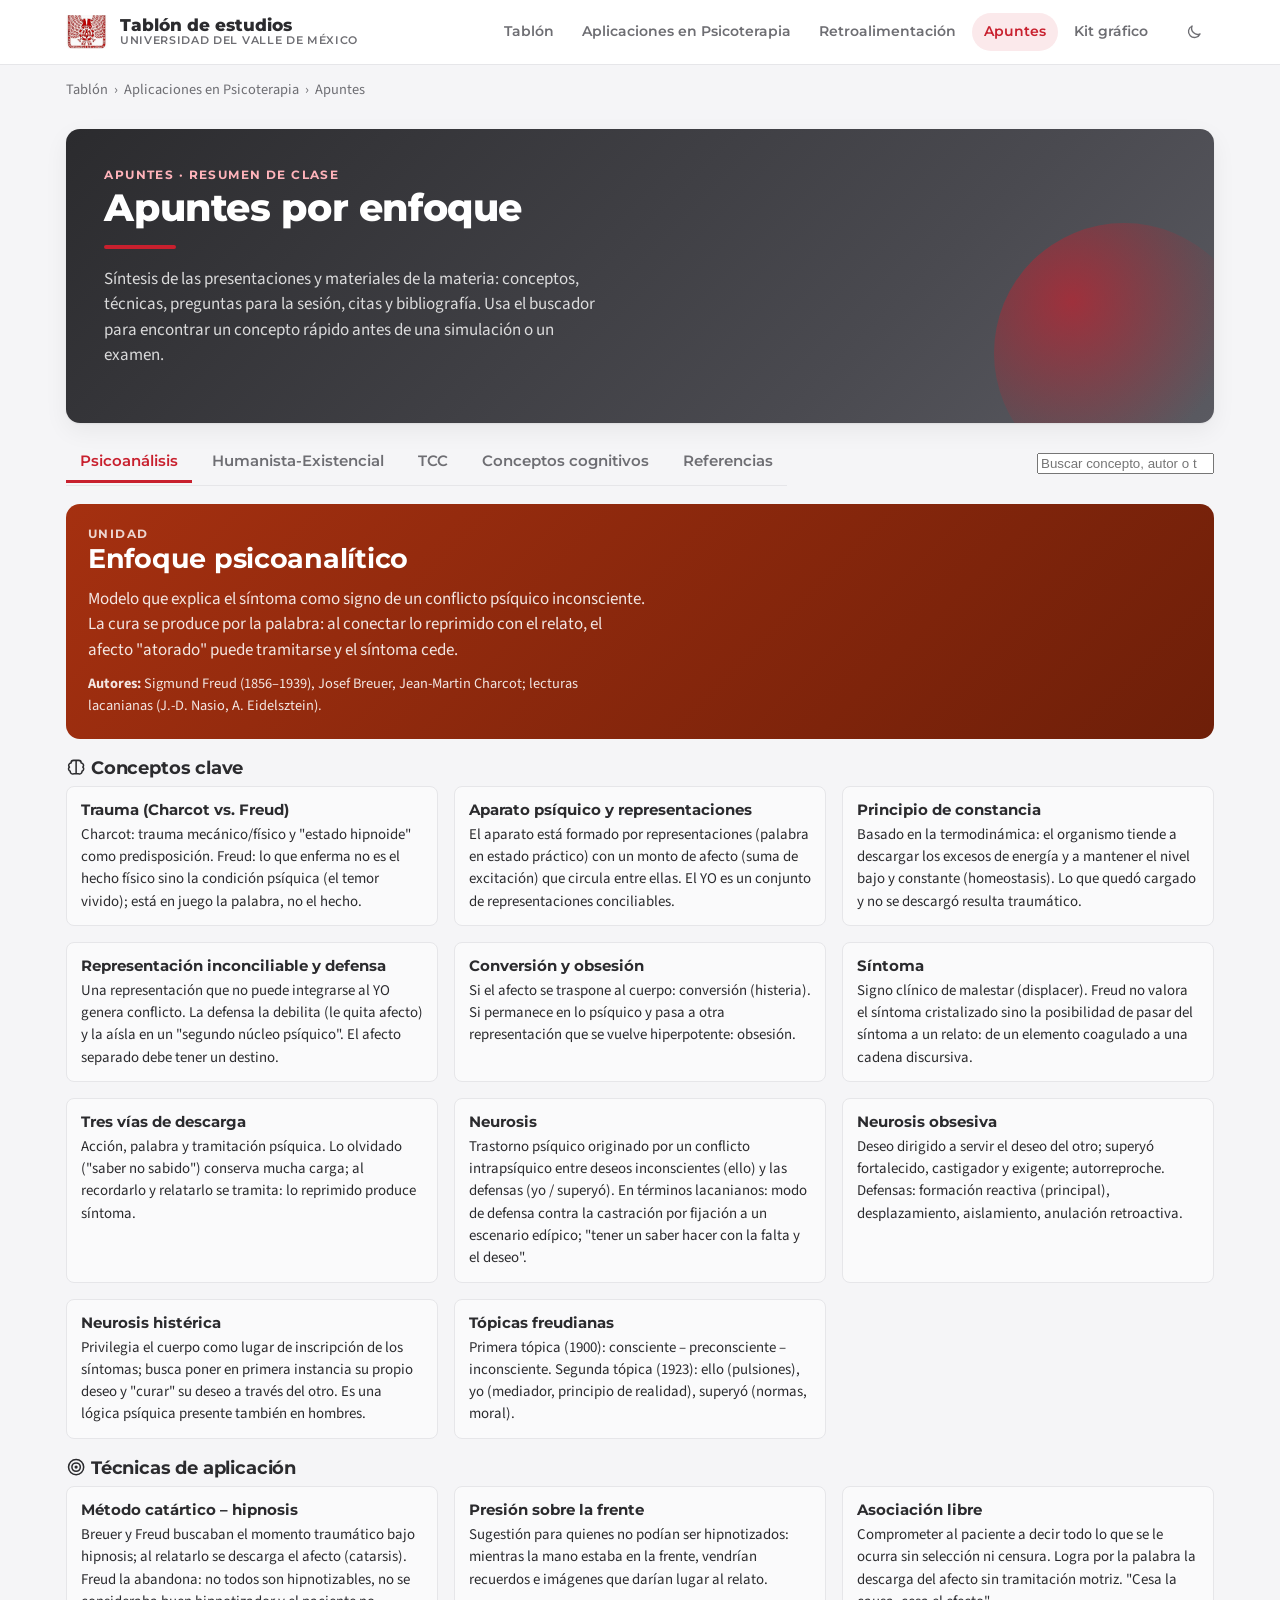
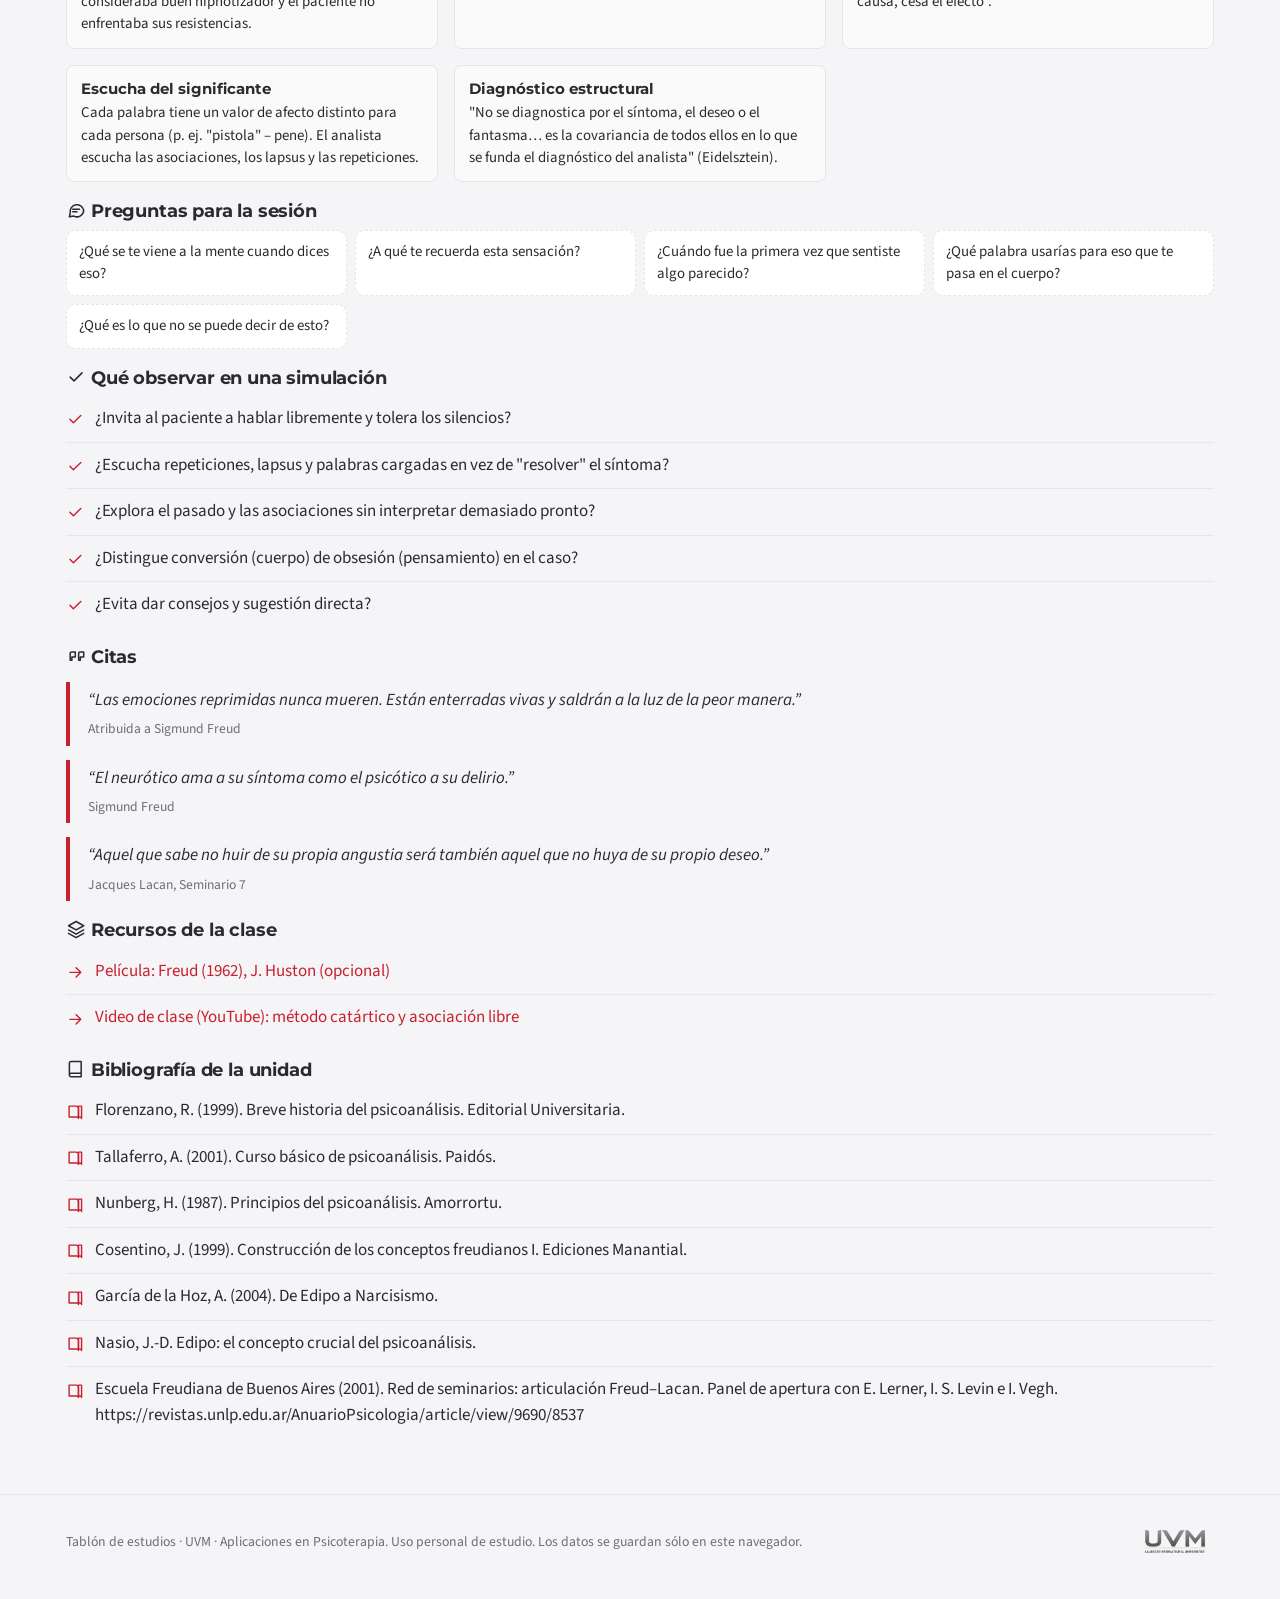
<file: materias/aplicaciones-psicoterapia/apuntes.html>
<!doctype html>
<html lang="es">
<head>
<meta charset="utf-8">
<meta name="viewport" content="width=device-width, initial-scale=1">
<title>Apuntes · Aplicaciones en Psicoterapia · UVM</title>
<meta name="description" content="Apuntes por enfoque: psicoanalítico, humanista-existencial, TCC y conceptos cognitivos, con técnicas, preguntas, citas y bibliografía.">
<link rel="icon" href="../../assets/img/uvm-escudo.png">
<link rel="preconnect" href="https://fonts.googleapis.com">
<link rel="stylesheet" href="https://fonts.googleapis.com/css2?family=Montserrat:wght@600;700;800&family=Source+Sans+3:ital,wght@0,400;0,600;0,700;1,400&display=swap">
<link rel="stylesheet" href="../../assets/css/uvm.css">
<style>
  .concept { padding: 12px 14px; border-radius: var(--radius-sm); background: var(--surface-2); border: 1px solid var(--border); }
  .concept b { display: block; margin-bottom: 2px; font-family: var(--font-display); font-size: .95rem; }
  .concept p { margin: 0; font-size: .93rem; }
  .enf-head { border-radius: var(--radius); padding: 22px; color: #fff; }
  .enf-head p { color: rgba(255,255,255,.88); max-width: 70ch; margin: 0; }
  .enf-head.psicoanalisis { background: linear-gradient(135deg, var(--enf-psicoanalisis), #6E1F09); }
  .enf-head.humanista { background: linear-gradient(135deg, var(--enf-humanista), #4A2E42); }
  .enf-head.tcc { background: linear-gradient(135deg, var(--enf-tcc), #0B3A50); }
  .enf-head.cognitiva { background: linear-gradient(135deg, var(--enf-cognitiva), #3A4E35); }
  .q-grid { display: grid; gap: 8px; grid-template-columns: repeat(auto-fill, minmax(min(100%, 280px), 1fr)); }
  .q { padding: 10px 12px; border-radius: 10px; border: 1px dashed var(--border); font-size: .93rem; background: var(--surface); }
  .toc { display: flex; flex-wrap: wrap; gap: 8px; }
  .search { max-width: 420px; }
  mark { background: #FFE58A; color: #000; border-radius: 3px; padding: 0 2px; }
</style>
</head>
<body>
<header class="topbar"></header>
<main class="container">
  <nav class="breadcrumb" aria-label="Ruta"><a href="../../index.html">Tablón</a><span><a href="index.html">Aplicaciones en Psicoterapia</a></span><span>Apuntes</span></nav>
  <section class="hero">
    <div class="hero-card">
      <div class="eyebrow">Apuntes · resumen de clase</div>
      <h1>Apuntes por enfoque</h1>
      <div class="hero-line"></div>
      <p>Síntesis de las presentaciones y materiales de la materia: conceptos, técnicas, preguntas para la sesión, citas y bibliografía. Usa el buscador para encontrar un concepto rápido antes de una simulación o un examen.</p>
    </div>
  </section>

  <section class="section" style="padding-top:10px">
    <div class="cluster" style="justify-content:space-between">
      <div class="tabs" role="tablist" id="tabs"></div>
      <input type="search" id="q" class="search" placeholder="Buscar concepto, autor o técnica…" aria-label="Buscar en los apuntes">
    </div>
    <div id="panels" style="margin-top:18px"></div>
  </section>
</main>
<footer class="footer"></footer>
<script src="../../assets/js/uvm-core.js"></script>
<script src="data.js"></script>
<script>
(function(){
  const { icon, esc } = UVM; const M = window.MATERIA;
  UVM.renderTopbar({ root:'../../', current:'apuntes' }); UVM.renderFooter('../../');
  const tabs = document.getElementById('tabs'), panels = document.getElementById('panels');
  const all = M.enfoques.map(e => ({ id:e.id, label:e.corto })).concat([{ id:'referencias', label:'Referencias' }]);
  tabs.innerHTML = all.map(t => `<button role="tab" data-id="${t.id}" aria-selected="false">${esc(t.label)}</button>`).join('');

  function enfoquePanel(e){
    return `<article class="stack" style="--stack:18px" id="p-${e.id}">
      <div class="enf-head ${e.clase}"><div class="eyebrow" style="color:rgba(255,255,255,.8)">Unidad</div><h2 style="color:#fff">${esc(e.nombre)}</h2><p>${esc(e.resumen)}</p><p style="margin-top:10px;font-size:.9rem"><b>Autores:</b> ${esc(e.autores)}</p></div>
      <section><h3>${icon('brain')} Conceptos clave</h3><div class="grid" style="grid-template-columns:repeat(auto-fill,minmax(min(100%,300px),1fr))">${e.conceptos.map(c => `<div class="concept" data-s><b>${esc(c.t)}</b><p>${esc(c.d)}</p></div>`).join('')}</div></section>
      <section><h3>${icon('target')} Técnicas de aplicación</h3><div class="grid" style="grid-template-columns:repeat(auto-fill,minmax(min(100%,300px),1fr))">${e.tecnicas.map(c => `<div class="concept" data-s><b>${esc(c.t)}</b><p>${esc(c.d)}</p></div>`).join('')}</div></section>
      ${e.caso ? `<section><h3>${icon('couch')} Caso trabajado en clase</h3><div class="callout" data-s><b>${esc(e.caso.t)}.</b> ${esc(e.caso.d)}</div></section>` : ''}
      <section><h3>${icon('feedback')} Preguntas para la sesión</h3><div class="q-grid">${e.preguntas.map(q => `<div class="q" data-s>${esc(q)}</div>`).join('')}</div></section>
      <section><h3>${icon('check')} Qué observar en una simulación</h3><ul class="list">${e.queObservar.map(q => `<li data-s>${icon('check')}<span>${esc(q)}</span></li>`).join('')}</ul></section>
      ${e.citas.length ? `<section><h3>${icon('quote')} Citas</h3>${e.citas.map(c => `<blockquote class="quote" data-s>“${esc(c.q)}”<cite>${esc(c.a)}</cite></blockquote>`).join('')}</section>` : ''}
      ${e.recursos.length ? `<section><h3>${icon('layers')} Recursos de la clase</h3><ul class="list">${e.recursos.map(r => `<li>${icon('arrow')}<a href="${esc(r.u)}" target="_blank" rel="noopener">${esc(r.t)}</a></li>`).join('')}</ul></section>` : ''}
      <section><h3>${icon('ref')} Bibliografía de la unidad</h3><ul class="list">${M.bibliografia.filter(r => r.enf === e.id).map(r => `<li data-s>${icon('book')}<span>${esc(r.ref)}</span></li>`).join('') || '<li class="muted">Sin referencias específicas.</li>'}</ul></section>
    </article>`;
  }
  function refsPanel(){
    const groups = [['general','Generales'],...M.enfoques.map(e => [e.id, e.corto])];
    return `<article id="p-referencias" class="stack" style="--stack:18px"><div class="card"><h2>Referencias de la materia</h2><p class="muted">Formato APA tal como aparece en los materiales de clase (con pequeñas correcciones tipográficas). Haz clic en el icono para copiar.</p>
      ${groups.map(([id,label]) => { const rs = M.bibliografia.filter(r => r.enf === id); return rs.length ? `<h3 style="margin-top:16px">${esc(label)}</h3><ul class="list">${rs.map(r => `<li data-s><button type="button" class="btn sm ghost" data-copy="${esc(r.ref)}" aria-label="Copiar">${icon('copy')}</button><span>${esc(r.ref)}</span></li>`).join('')}</ul>` : ''; }).join('')}
      <h3 style="margin-top:16px">Materiales entregados</h3><ul class="list">${M.materiales.map(m => `<li>${icon('layers')}<span>${esc(m.t)} <span class="badge ${m.enf}">${esc(m.enf)}</span></span></li>`).join('')}</ul></div></article>`;
  }
  panels.innerHTML = M.enfoques.map(enfoquePanel).join('') + refsPanel();
  const ids = all.map(t => t.id);
  function show(id){ if(!ids.includes(id)) id = ids[0]; tabs.querySelectorAll('[role=tab]').forEach(b => b.setAttribute('aria-selected', String(b.dataset.id === id))); ids.forEach(x => document.getElementById('p-'+x).hidden = x !== id); history.replaceState(null,'','#'+id); }
  tabs.addEventListener('click', e => { const b = e.target.closest('[role=tab]'); if (b) { show(b.dataset.id); window.scrollTo({top: tabs.getBoundingClientRect().top + window.scrollY - 80, behavior:'smooth'}); } });
  panels.addEventListener('click', e => { const c = e.target.closest('[data-copy]'); if (c) UVM.copyText(c.dataset.copy).then(ok => UVM.toast(ok ? 'Referencia copiada' : 'No se pudo copiar')); });
  show(location.hash.replace('#',''));
  window.addEventListener('hashchange', () => show(location.hash.replace('#','')));

  // Búsqueda: muestra todos los paneles y resalta coincidencias
  const q = document.getElementById('q'); const raw = new Map();
  document.querySelectorAll('[data-s]').forEach(el => raw.set(el, el.innerHTML));
  q.addEventListener('input', UVM.debounce(() => {
    const term = q.value.trim().toLowerCase();
    if (!term) { raw.forEach((html, el) => { el.innerHTML = html; el.hidden = false; }); document.querySelectorAll('#panels section, #panels article').forEach(x => x.hidden = false); show(location.hash.replace('#','')); return; }
    ids.forEach(x => document.getElementById('p-'+x).hidden = false);
    let n = 0; const re = new RegExp('(' + term.replace(/[.*+?^${}()|[\]\\]/g, '\\$&') + ')', 'ig');
    raw.forEach((html, el) => { const text = el.textContent; const hit = text.toLowerCase().includes(term); el.hidden = !hit; if (hit) { n++; el.innerHTML = html.replace(/>([^<]+)</g, (m, t) => '>' + t.replace(re, '<mark>$1</mark>') + '<'); } else el.innerHTML = html; });
    document.querySelectorAll('#panels section').forEach(sec => { const items = sec.querySelectorAll('[data-s]'); sec.hidden = !items.length || ![...items].some(i => !i.hidden); });
    document.querySelectorAll('#panels > article').forEach(a => { a.hidden = ![...a.querySelectorAll('[data-s]')].some(i => !i.hidden); });
    UVM.toast(n + ' coincidencia(s)');
  }, 250));
})();
</script>
</body>
</html>
</file>
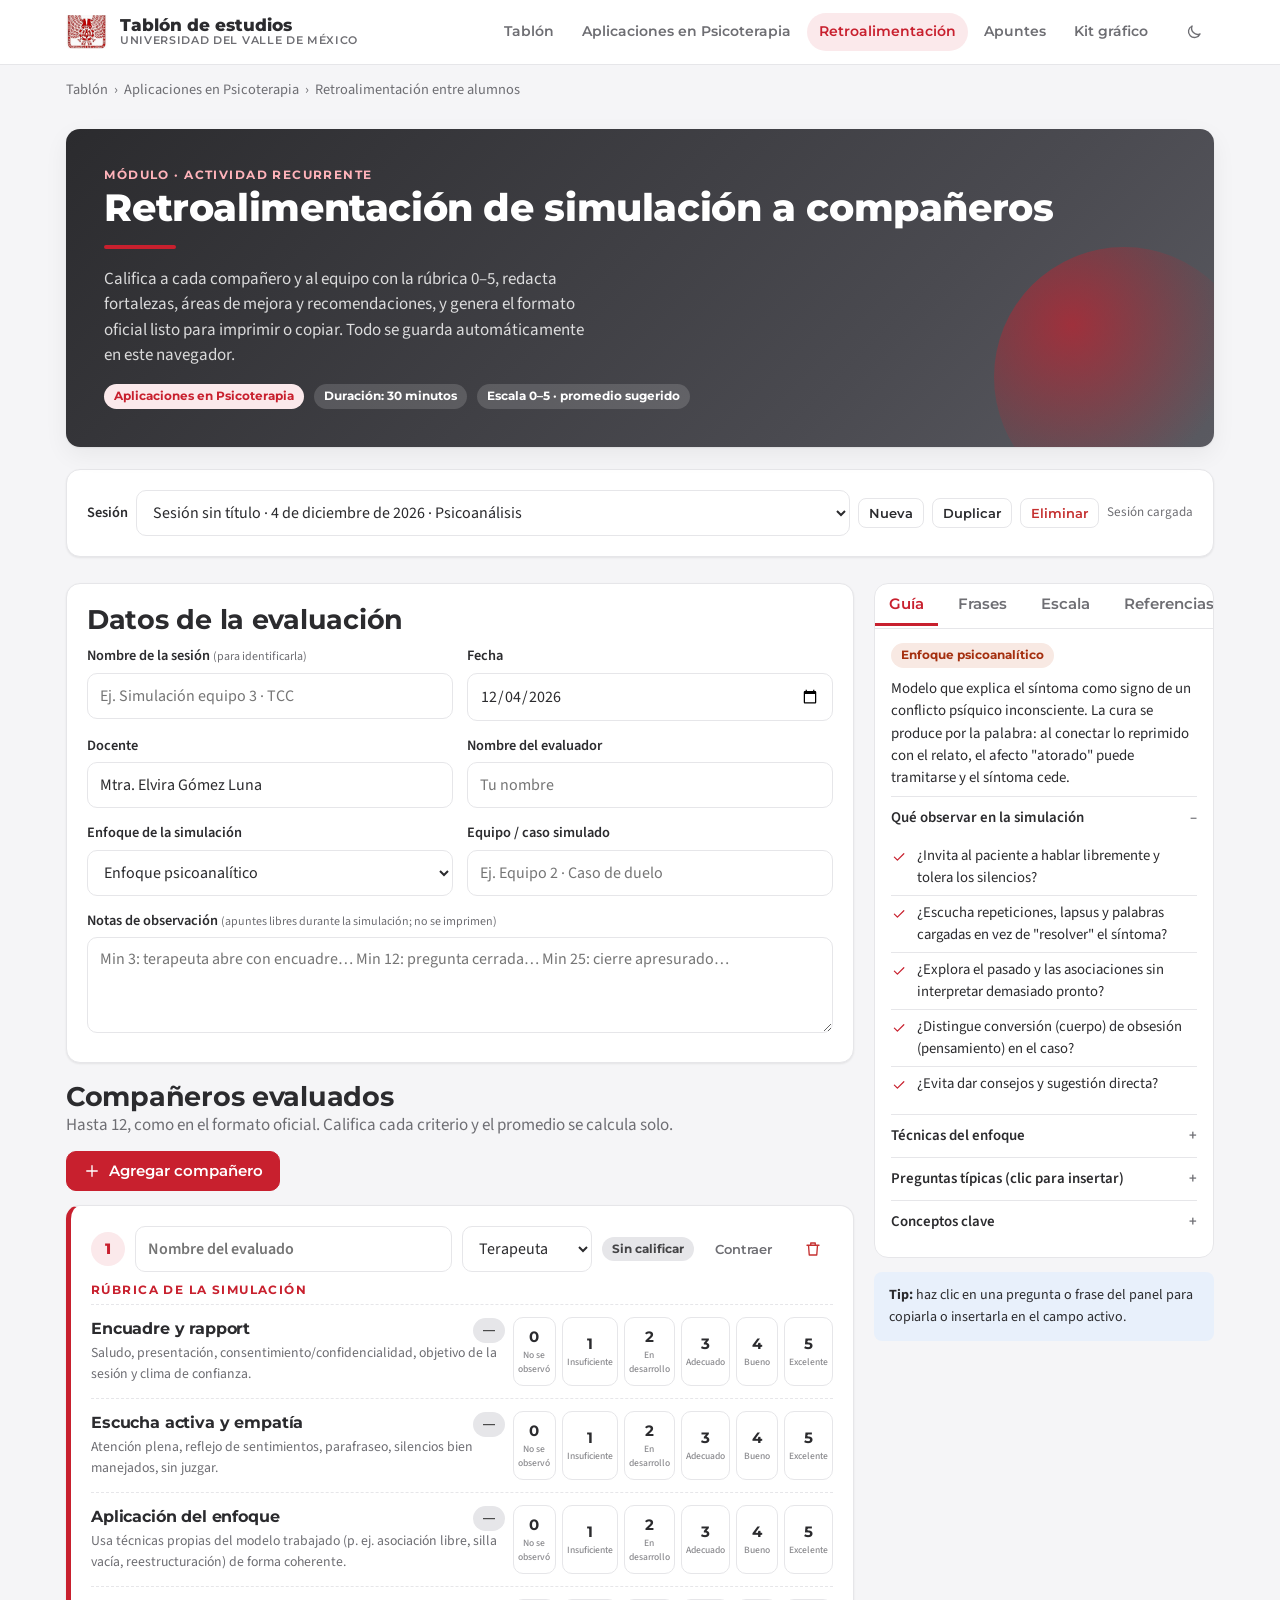
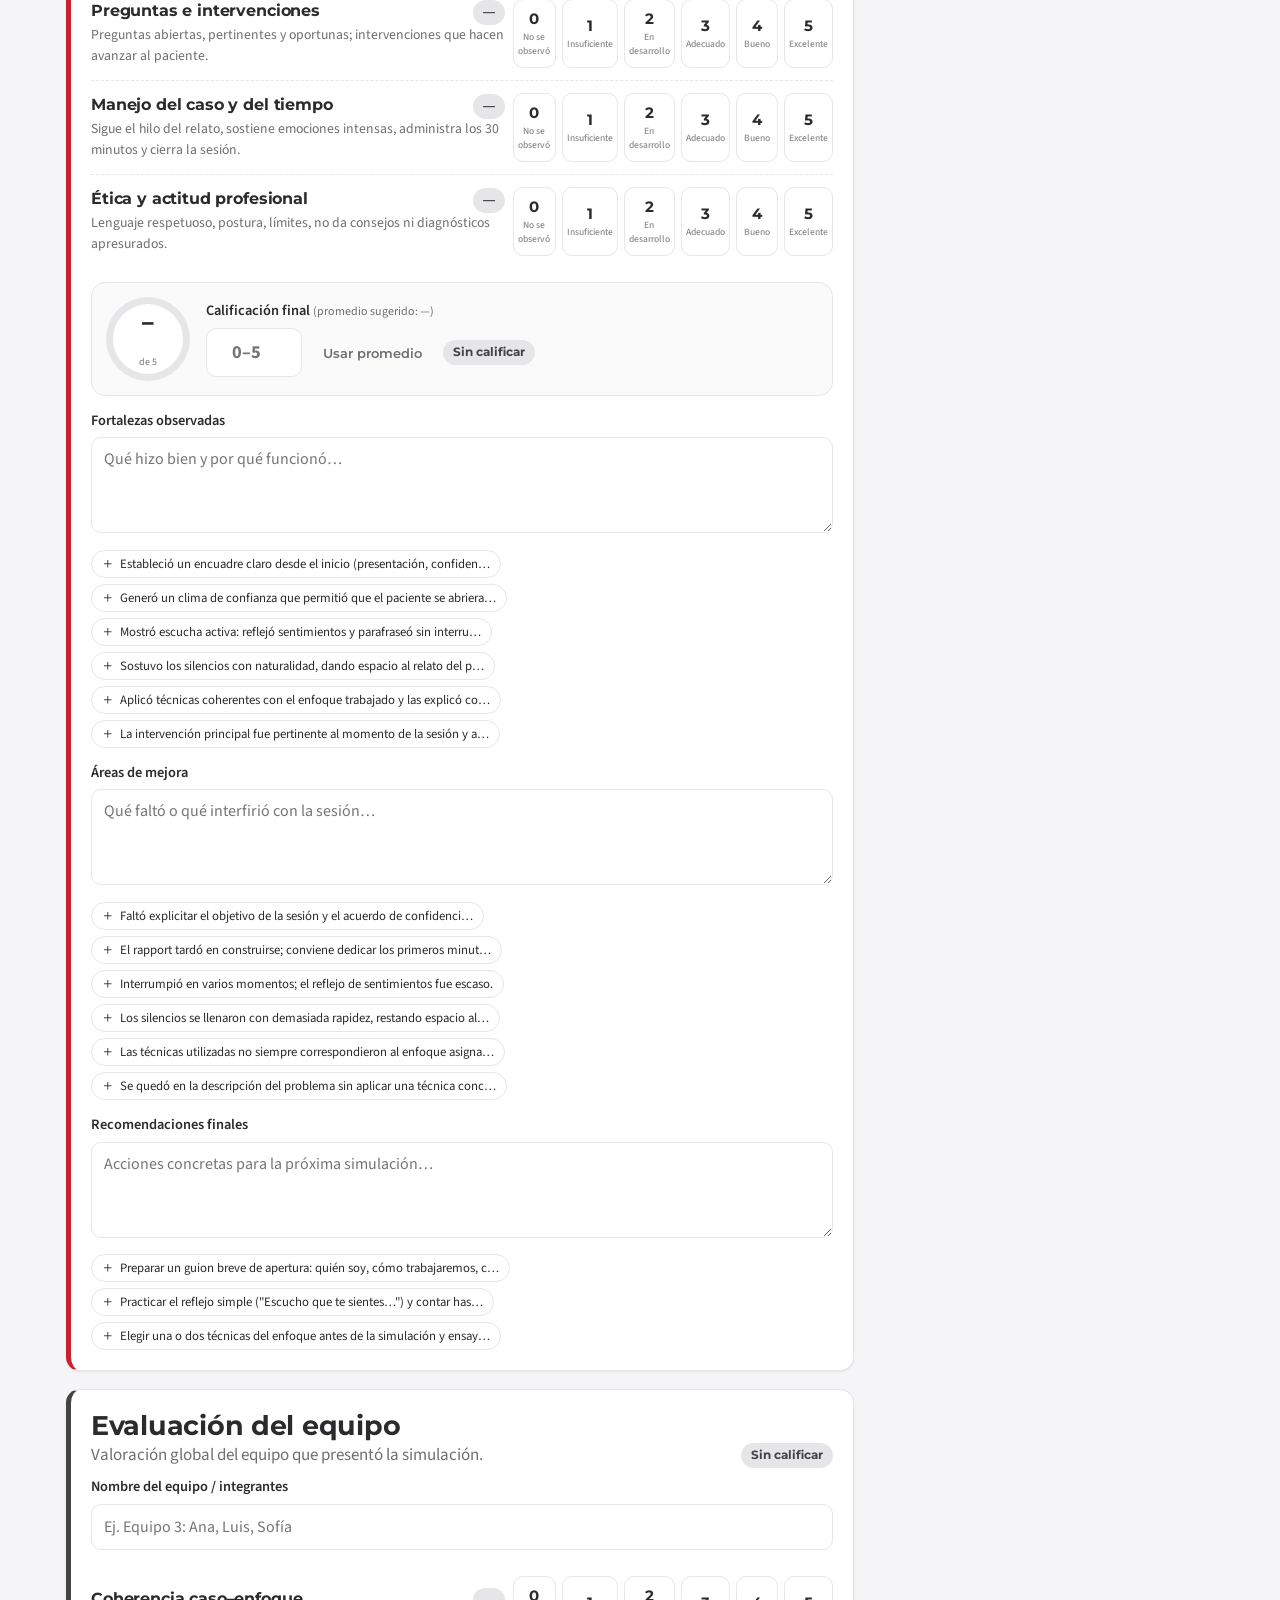
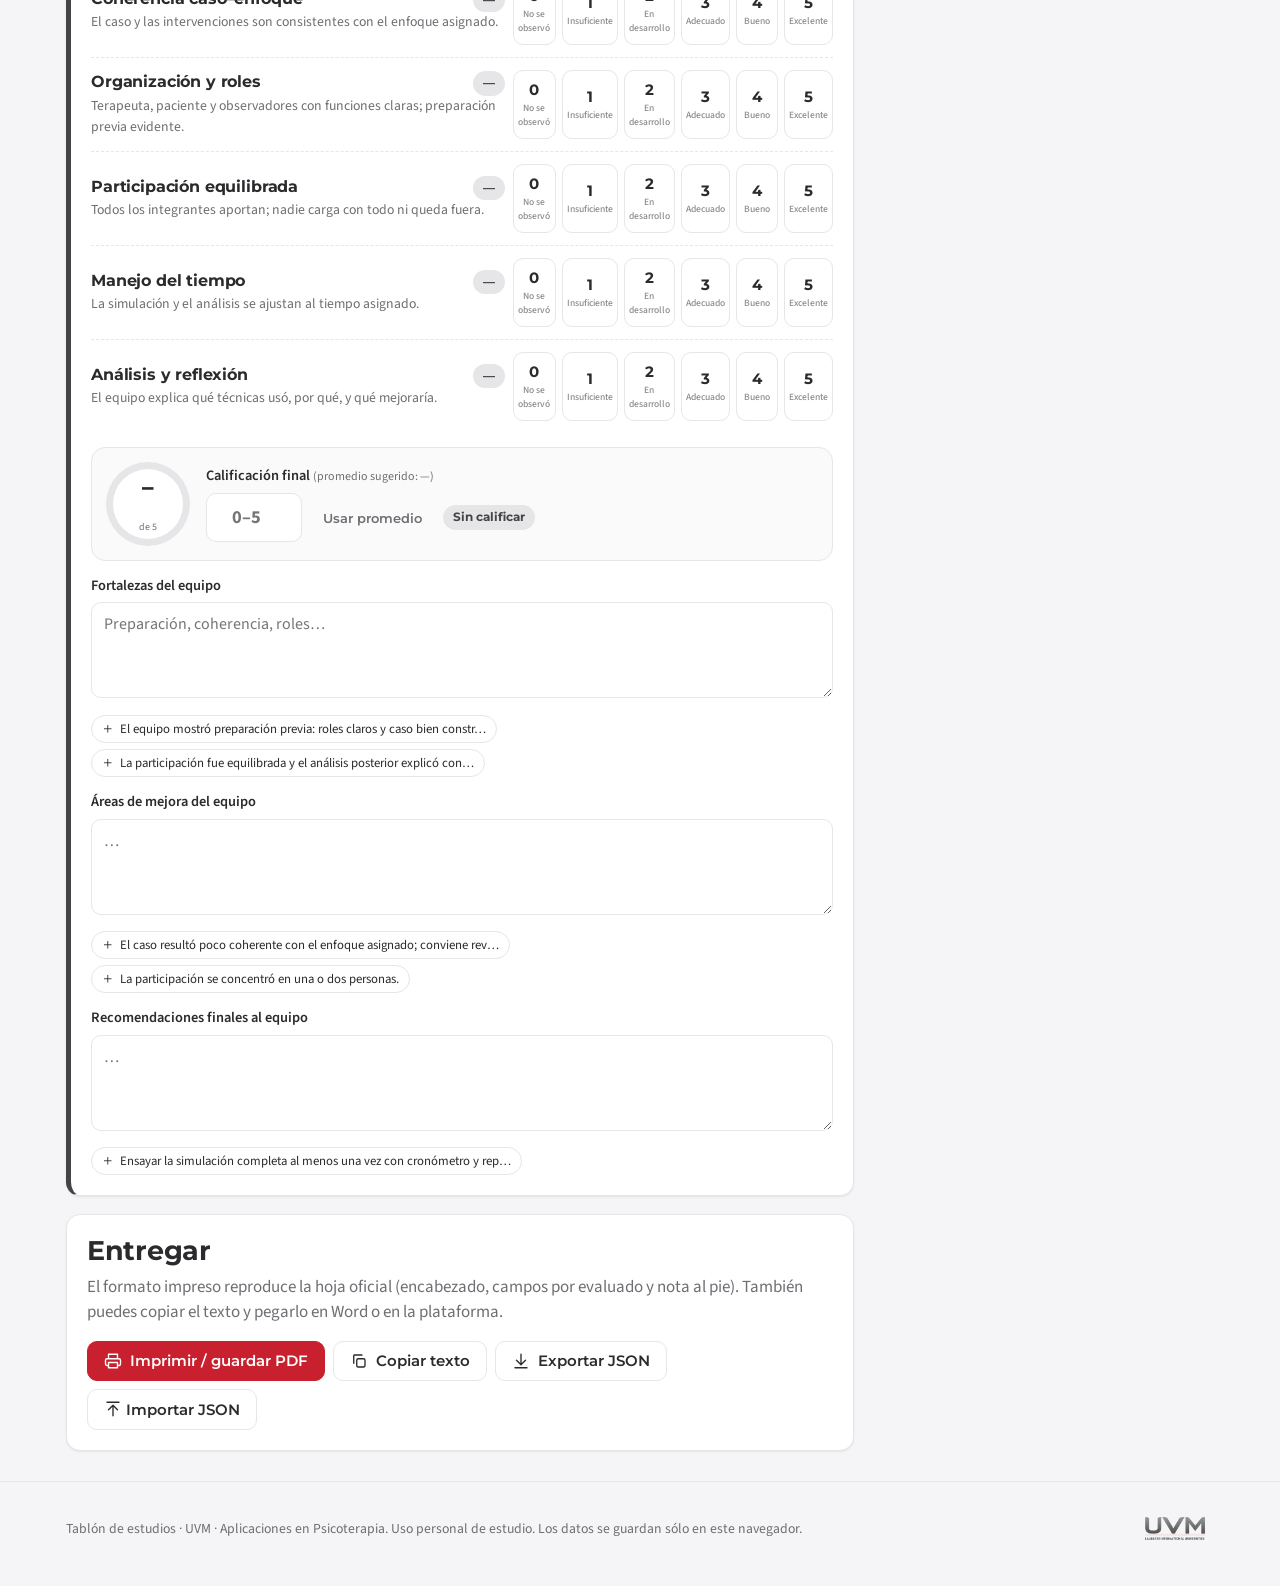
<file: materias/aplicaciones-psicoterapia/retroalimentacion.html>
<!doctype html>
<html lang="es">
<head>
<meta charset="utf-8">
<meta name="viewport" content="width=device-width, initial-scale=1">
<title>Retroalimentación entre alumnos · Aplicaciones en Psicoterapia · UVM</title>
<meta name="description" content="Módulo para calificar y redactar retroalimentación de simulaciones a compañeros y al equipo, con rúbrica 0–5, guía por enfoque y referencias.">
<link rel="icon" href="../../assets/img/uvm-escudo.png">
<link rel="preconnect" href="https://fonts.googleapis.com">
<link rel="stylesheet" href="https://fonts.googleapis.com/css2?family=Montserrat:wght@600;700;800&family=Source+Sans+3:ital,wght@0,400;0,600;0,700;1,400&display=swap">
<link rel="stylesheet" href="../../assets/css/uvm.css">
<style>
  .ev-card { border-left: 5px solid var(--primary); }
  .ev-card header { display: flex; gap: 10px; align-items: center; flex-wrap: wrap; margin-bottom: 10px; }
  .ev-card header .num { width: 34px; height: 34px; border-radius: 50%; background: var(--uvm-rojo-suave); color: var(--primary); display: grid; place-items: center; font: 800 .95rem var(--font-display); flex: none; }
  .ev-card header input[type="text"] { flex: 1 1 200px; font-weight: 600; }
  .ev-card header select { width: auto; flex: 0 0 auto; }
  .ev-card .body[hidden] { display: none; }
  .chips { display: flex; flex-wrap: wrap; gap: 6px; margin-top: 8px; }
  .chips .chip { font-size: .8rem; padding: 4px 10px; text-align: left; }
  .actions { display: flex; flex-wrap: wrap; gap: 8px; }
  .sessions { display: flex; flex-wrap: wrap; gap: 8px; align-items: center; }
  .sessions select { width: auto; min-width: 220px; flex: 1 1 220px; }
  .team-card { border-left: 5px solid var(--uvm-gris-700); }
  .obs { font-size: .92rem; }
  .obs li { padding: 6px 0; }
  .guide-q { font-size: .9rem; color: var(--text); padding: 6px 10px; border-radius: 8px; background: var(--surface-2); margin: 6px 0; cursor: pointer; border: 1px solid var(--border); }
  .guide-q:hover { border-color: var(--primary); }
  .ref-item { display: flex; gap: 8px; align-items: flex-start; padding: 8px 0; border-top: 1px solid var(--border); font-size: .88rem; }
  .ref-item:first-child { border-top: 0; }
  .ref-item button { flex: none; }
  .save-state { font-size: .82rem; color: var(--text-2); }
  .empty { text-align: center; padding: 30px; color: var(--text-2); border: 2px dashed var(--border); border-radius: var(--radius); }
</style>
</head>
<body>
<header class="topbar"></header>

<main class="container">
  <nav class="breadcrumb no-print" aria-label="Ruta"><a href="../../index.html">Tablón</a><span><a href="index.html">Aplicaciones en Psicoterapia</a></span><span>Retroalimentación entre alumnos</span></nav>

  <section class="hero no-print">
    <div class="hero-card">
      <div class="eyebrow">Módulo · Actividad recurrente</div>
      <h1>Retroalimentación de simulación a compañeros</h1>
      <div class="hero-line"></div>
      <p>Califica a cada compañero y al equipo con la rúbrica 0–5, redacta fortalezas, áreas de mejora y recomendaciones, y genera el formato oficial listo para imprimir o copiar. Todo se guarda automáticamente en este navegador.</p>
      <div class="cluster" style="margin-top:10px">
        <span class="badge red" id="hBadgeMateria"></span>
        <span class="badge" style="background:rgba(255,255,255,.15);color:#fff">Duración: 30 minutos</span>
        <span class="badge" style="background:rgba(255,255,255,.15);color:#fff">Escala 0–5 · promedio sugerido</span>
      </div>
    </div>
  </section>

  <section class="section no-print" style="padding-top:14px">
    <div class="card">
      <div class="sessions">
        <label class="field" for="sessionSel" style="margin:0">Sesión</label>
        <select id="sessionSel" aria-label="Sesión de evaluación"></select>
        <button class="btn sm" id="btnNew" type="button">Nueva</button>
        <button class="btn sm" id="btnDup" type="button">Duplicar</button>
        <button class="btn sm danger" id="btnDel" type="button">Eliminar</button>
        <span class="save-state" id="saveState" aria-live="polite"></span>
      </div>
    </div>
  </section>

  <div class="grid-2 sidebar">
    <div class="stack no-print" id="form" style="--stack:18px">
      <!-- Datos generales -->
      <section class="card" aria-labelledby="hDatos">
        <div class="section-head" style="margin-bottom:8px"><h2 id="hDatos" style="margin:0">Datos de la evaluación</h2></div>
        <div class="field-row" style="--cols:2">
          <div><label class="field" for="fTitulo">Nombre de la sesión <small>(para identificarla)</small></label><input type="text" id="fTitulo" data-k="titulo" placeholder="Ej. Simulación equipo 3 · TCC"></div>
          <div><label class="field" for="fFecha">Fecha</label><input type="date" id="fFecha" data-k="fecha"></div>
          <div><label class="field" for="fDocente">Docente</label><input type="text" id="fDocente" data-k="docente"></div>
          <div><label class="field" for="fEvaluador">Nombre del evaluador</label><input type="text" id="fEvaluador" data-k="evaluador" placeholder="Tu nombre"></div>
          <div><label class="field" for="fEnfoque">Enfoque de la simulación</label><select id="fEnfoque" data-k="enfoque"></select></div>
          <div><label class="field" for="fEquipo">Equipo / caso simulado</label><input type="text" id="fEquipo" data-k="equipo" placeholder="Ej. Equipo 2 · Caso de duelo"></div>
        </div>
        <div style="margin-top:14px"><label class="field" for="fNotas">Notas de observación <small>(apuntes libres durante la simulación; no se imprimen)</small></label><textarea id="fNotas" data-k="notas" placeholder="Min 3: terapeuta abre con encuadre… Min 12: pregunta cerrada… Min 25: cierre apresurado…"></textarea></div>
      </section>

      <!-- Evaluados -->
      <section aria-labelledby="hEvaluados">
        <div class="section-head"><div><h2 id="hEvaluados" style="margin:0">Compañeros evaluados</h2><p>Hasta 12, como en el formato oficial. Califica cada criterio y el promedio se calcula solo.</p></div>
          <button class="btn primary" id="btnAddEv" type="button"></button></div>
        <div class="stack" id="evList" style="--stack:16px"></div>
      </section>

      <!-- Equipo -->
      <section class="card team-card" aria-labelledby="hEquipo" id="teamSection"></section>

      <!-- Acciones -->
      <section class="card" aria-labelledby="hAcciones">
        <h2 id="hAcciones">Entregar</h2>
        <p class="muted" style="margin-top:-4px">El formato impreso reproduce la hoja oficial (encabezado, campos por evaluado y nota al pie). También puedes copiar el texto y pegarlo en Word o en la plataforma.</p>
        <div class="actions">
          <button class="btn primary" id="btnPrint" type="button"></button>
          <button class="btn" id="btnCopy" type="button"></button>
          <button class="btn" id="btnExport" type="button"></button>
          <label class="btn" for="fileImport" style="cursor:pointer"><span id="lblImport"></span><input type="file" id="fileImport" accept="application/json" class="sr-only"></label>
        </div>
      </section>
    </div>

    <!-- Panel lateral -->
    <aside class="no-print">
      <div class="sticky stack" style="--stack:14px">
        <div class="panel">
          <div class="tabs" role="tablist" aria-label="Apoyo" id="sideTabs">
            <button role="tab" aria-selected="true" data-tab="guia">Guía</button>
            <button role="tab" aria-selected="false" data-tab="frases">Frases</button>
            <button role="tab" aria-selected="false" data-tab="escala">Escala</button>
            <button role="tab" aria-selected="false" data-tab="refs">Referencias</button>
          </div>
          <div class="body tabpanel" id="tab-guia" role="tabpanel"></div>
          <div class="body tabpanel" id="tab-frases" role="tabpanel" hidden></div>
          <div class="body tabpanel" id="tab-escala" role="tabpanel" hidden></div>
          <div class="body tabpanel" id="tab-refs" role="tabpanel" hidden></div>
        </div>
        <div class="callout info" style="font-size:.88rem"><b>Tip:</b> haz clic en una pregunta o frase del panel para copiarla o insertarla en el campo activo.</div>
      </div>
    </aside>
  </div>

  <!-- Hoja imprimible (formato oficial) -->
  <div class="print-only print-sheet" id="printSheet"></div>
</main>

<footer class="footer"></footer>

<script src="../../assets/js/uvm-core.js"></script>
<script src="data.js"></script>
<script src="retroalimentacion.js"></script>
</body>
</html>
</file>
<file: assets/css/uvm.css>
/* =====================================================================
   UVM · Tablón de estudios — Sistema de diseño
   Tokens derivados de la identidad de la Universidad del Valle de México
   (ver docs/identidad-uvm.md para el origen de cada valor).
   ===================================================================== */

:root {
  /* --- Marca UVM --- */
  --uvm-rojo: #C8202E;          /* rojo institucional (muestreado del escudo y la línea del wordmark) */
  --uvm-rojo-oscuro: #9E1522;
  --uvm-rojo-suave: #FBE9EB;
  --uvm-gris-900: #2B2B2E;      /* parte alta del wordmark "UVM" */
  --uvm-gris-700: #444446;      /* gris medio del wordmark */
  --uvm-gris-500: #6E6E73;
  --uvm-gris-300: #B9B9BE;
  --uvm-gris-150: #E6E6E9;
  --uvm-gris-050: #F5F5F7;
  --uvm-blanco: #FFFFFF;

  /* --- Semántica --- */
  --bg: var(--uvm-gris-050);
  --surface: var(--uvm-blanco);
  --surface-2: #FAFAFB;
  --text: var(--uvm-gris-900);
  --text-2: var(--uvm-gris-500);
  --border: var(--uvm-gris-150);
  --primary: var(--uvm-rojo);
  --primary-ink: var(--uvm-blanco);
  --focus: #1E6FD9;
  --ok: #2F855A;   --ok-bg: #E6F4EC;
  --warn: #B7791F; --warn-bg: #FBF1DC;
  --bad: #C53030;  --bad-bg: #FDE8E8;
  --info: #2B6CB0; --info-bg: #E8F0FB;

  /* --- Enfoques de la materia (color por unidad) --- */
  --enf-psicoanalisis: #A53010;
  --enf-psicoanalisis-bg: #F8E9E3;
  --enf-humanista: #734B67;
  --enf-humanista-bg: #F1E8EF;
  --enf-tcc: #156082;
  --enf-tcc-bg: #E3EEF5;
  --enf-cognitiva: #5F7A57;
  --enf-cognitiva-bg: #E9EFE6;

  /* --- Tipografía --- */
  --font-display: "Montserrat", "Segoe UI", system-ui, -apple-system, sans-serif;
  --font-body: "Source Sans 3", "Segoe UI", system-ui, -apple-system, sans-serif;
  --font-mono: ui-monospace, "SFMono-Regular", Menlo, Consolas, monospace;

  /* --- Escala --- */
  --radius: 14px;
  --radius-sm: 8px;
  --shadow: 0 1px 2px rgba(20,20,25,.06), 0 8px 24px rgba(20,20,25,.06);
  --shadow-sm: 0 1px 2px rgba(20,20,25,.08);
  --gutter: 16px;
  --maxw: 1180px;
}

@media (prefers-color-scheme: dark) {
  :root:not([data-theme="light"]) {
    --bg: #131316; --surface: #1C1C21; --surface-2: #222228;
    --text: #F1F1F3; --text-2: #A9A9B2; --border: #2E2E36;
    --uvm-rojo-suave: #3A1B1F;
    --ok-bg:#183424; --warn-bg:#3A2E14; --bad-bg:#3B1A1A; --info-bg:#182A44;
    --enf-psicoanalisis-bg:#3A2219; --enf-humanista-bg:#33232F; --enf-tcc-bg:#17303F; --enf-cognitiva-bg:#22301F;
    --shadow: 0 1px 2px rgba(0,0,0,.4), 0 8px 24px rgba(0,0,0,.35);
  }
}
:root[data-theme="dark"] {
  --bg: #131316; --surface: #1C1C21; --surface-2: #222228;
  --text: #F1F1F3; --text-2: #A9A9B2; --border: #2E2E36;
  --uvm-rojo-suave: #3A1B1F;
  --ok-bg:#183424; --warn-bg:#3A2E14; --bad-bg:#3B1A1A; --info-bg:#182A44;
  --enf-psicoanalisis-bg:#3A2219; --enf-humanista-bg:#33232F; --enf-tcc-bg:#17303F; --enf-cognitiva-bg:#22301F;
  --shadow: 0 1px 2px rgba(0,0,0,.4), 0 8px 24px rgba(0,0,0,.35);
}

/* ---------- Base ---------- */
*, *::before, *::after { box-sizing: border-box; }
html { -webkit-text-size-adjust: 100%; }
body {
  margin: 0; background: var(--bg); color: var(--text);
  font-family: var(--font-body); font-size: 17px; line-height: 1.5;
}
img { max-width: 100%; display: block; }
svg.ico { width: 1.1em; height: 1.1em; flex: none; display: inline-block; vertical-align: -0.18em; }
.list li > .ico { color: var(--primary); margin-top: .25em; }
.chip .ico { width: .9em; height: .9em; }
a { color: var(--primary); text-decoration: none; }
a:hover { text-decoration: underline; }
h1, h2, h3, h4 { font-family: var(--font-display); line-height: 1.2; margin: 0 0 .4em; letter-spacing: -.01em; }
h1 { font-size: clamp(1.7rem, 2.6vw + 1rem, 2.4rem); font-weight: 800; }
h2 { font-size: clamp(1.3rem, 1.4vw + .9rem, 1.7rem); font-weight: 700; }
h3 { font-size: 1.15rem; font-weight: 700; }
h4 { font-size: 1rem; font-weight: 700; }
p { margin: 0 0 .9em; }
small, .muted { color: var(--text-2); }
.eyebrow { font-family: var(--font-display); font-size: .74rem; font-weight: 700; letter-spacing: .12em; text-transform: uppercase; color: var(--primary); }
:focus-visible { outline: 3px solid var(--focus); outline-offset: 2px; border-radius: 4px; }
.sr-only { position:absolute; width:1px; height:1px; overflow:hidden; clip:rect(0 0 0 0); white-space:nowrap; }

.container { max-width: var(--maxw); margin: 0 auto; padding: 0 var(--gutter); }
.stack > * + * { margin-top: var(--stack, 16px); }
.cluster { display: flex; flex-wrap: wrap; gap: 10px; align-items: center; }
.grid { display: grid; gap: 16px; grid-template-columns: repeat(auto-fill, minmax(min(100%, 260px), 1fr)); }
.grid-2 { display: grid; gap: 20px; grid-template-columns: 1fr; }
@media (min-width: 900px) { .grid-2 { grid-template-columns: 1fr 1fr; } .grid-2.sidebar { grid-template-columns: minmax(0, 1fr) 340px; } }

/* ---------- Cabecera / Navegación ---------- */
.topbar {
  background: var(--surface); border-bottom: 1px solid var(--border);
  position: sticky; top: 0; z-index: 20;
}
.topbar .container { display: flex; align-items: center; gap: 14px; min-height: 64px; }
.brand { display: flex; align-items: center; gap: 12px; color: var(--text); font-family: var(--font-display); font-weight: 800; flex: none; white-space: nowrap; }
.brand:hover { text-decoration: none; }
.brand img { height: 34px; width: auto; }
.brand .brand-txt { line-height: 1.05; }
.brand .brand-txt small { display: block; font-weight: 600; font-size: .7rem; color: var(--text-2); letter-spacing: .06em; text-transform: uppercase; }
.topnav { margin-left: auto; display: flex; gap: 4px; overflow-x: auto; flex: 1 1 auto; justify-content: flex-end; scrollbar-width: none; }
.topnav::-webkit-scrollbar { display: none; }
@media (max-width: 720px) { .brand .brand-txt { display: none; } .topbar .container { gap: 8px; } .topnav { justify-content: flex-start; } .topnav a { padding: 6px 10px; font-size: .84rem; } }
.topnav a { padding: 8px 12px; border-radius: 999px; font-family: var(--font-display); font-weight: 600; font-size: .9rem; color: var(--text-2); white-space: nowrap; }
.topnav a:hover, .topnav a[aria-current="page"] { background: var(--uvm-rojo-suave); color: var(--primary); text-decoration: none; }
.breadcrumb { font-size: .9rem; color: var(--text-2); display: flex; flex-wrap: wrap; gap: 6px; padding: 14px 0 0; }
.breadcrumb a { color: var(--text-2); }
.breadcrumb span::before { content: "›"; margin-right: 6px; }

/* ---------- Hero ---------- */
.hero { padding: 28px 0 8px; }
.hero-card {
  background: linear-gradient(135deg, var(--uvm-gris-900), #4A4A50 70%, #5A5A61);
  color: #fff; border-radius: var(--radius); padding: clamp(22px, 3vw, 40px);
  position: relative; overflow: hidden; box-shadow: var(--shadow);
}
.hero-card::after {
  content: ""; position: absolute; inset: auto -40px -60px auto; width: 260px; height: 260px;
  border-radius: 50%; background: radial-gradient(circle at 30% 30%, rgba(200,32,46,.65), rgba(200,32,46,0) 65%);
}
.hero-card h1 { color: #fff; margin-bottom: .3em; }
.hero-card p { color: rgba(255,255,255,.82); max-width: 62ch; }
.hero-card .eyebrow { color: #FFB3BA; }
.hero-line { height: 4px; width: 72px; background: var(--uvm-rojo); border-radius: 2px; margin: 14px 0 18px; }

/* ---------- Tarjetas ---------- */
.card {
  background: var(--surface); border: 1px solid var(--border); border-radius: var(--radius);
  padding: 20px; box-shadow: var(--shadow-sm);
}
.card.pad-lg { padding: 26px; }
.card h3 { margin-bottom: 6px; }
.card-link { display: block; color: inherit; transition: transform .15s ease, box-shadow .15s ease; }
.card-link:hover { text-decoration: none; transform: translateY(-2px); box-shadow: var(--shadow); }
.card-icon { width: 44px; height: 44px; border-radius: 12px; display: grid; place-items: center; margin-bottom: 12px; background: var(--uvm-rojo-suave); color: var(--primary); }
.card-icon svg, .card-icon svg.ico { width: 24px; height: 24px; }
.card-meta { font-size: .85rem; color: var(--text-2); display: flex; gap: 10px; flex-wrap: wrap; margin-top: 10px; }
.card.enf-psicoanalisis .card-icon { background: var(--enf-psicoanalisis-bg); color: var(--enf-psicoanalisis); }
.card.enf-humanista .card-icon { background: var(--enf-humanista-bg); color: var(--enf-humanista); }
.card.enf-tcc .card-icon { background: var(--enf-tcc-bg); color: var(--enf-tcc); }
.card.enf-cognitiva .card-icon { background: var(--enf-cognitiva-bg); color: var(--enf-cognitiva); }
.section { padding: 26px 0; }
.section-head { display: flex; align-items: end; justify-content: space-between; gap: 12px; flex-wrap: wrap; margin-bottom: 14px; }
.section-head p { margin: 0; color: var(--text-2); }

/* ---------- Badges / chips ---------- */
.badge { display: inline-flex; align-items: center; gap: 6px; padding: 3px 10px; border-radius: 999px; font-size: .78rem; font-weight: 700; font-family: var(--font-display); background: var(--uvm-gris-150); color: var(--uvm-gris-700); }
.badge.red { background: var(--uvm-rojo-suave); color: var(--primary); }
.badge.ok { background: var(--ok-bg); color: var(--ok); }
.badge.warn { background: var(--warn-bg); color: var(--warn); }
.badge.bad { background: var(--bad-bg); color: var(--bad); }
.badge.info { background: var(--info-bg); color: var(--info); }
.badge.psicoanalisis { background: var(--enf-psicoanalisis-bg); color: var(--enf-psicoanalisis); }
.badge.humanista { background: var(--enf-humanista-bg); color: var(--enf-humanista); }
.badge.tcc { background: var(--enf-tcc-bg); color: var(--enf-tcc); }
.badge.cognitiva { background: var(--enf-cognitiva-bg); color: var(--enf-cognitiva); }
.chip { display: inline-flex; align-items: center; gap: 6px; padding: 6px 12px; border-radius: 999px; border: 1px solid var(--border); background: var(--surface); font-size: .85rem; cursor: pointer; color: var(--text); font-family: inherit; }
.chip:hover { border-color: var(--primary); color: var(--primary); }
.chip.active { background: var(--primary); border-color: var(--primary); color: #fff; }

/* ---------- Botones ---------- */
.btn {
  display: inline-flex; align-items: center; justify-content: center; gap: 8px;
  padding: 10px 16px; border-radius: 10px; border: 1px solid var(--border);
  background: var(--surface); color: var(--text); font: 600 .93rem var(--font-display);
  cursor: pointer; text-decoration: none; transition: background .12s, border-color .12s, transform .05s;
}
.btn:hover { border-color: var(--uvm-gris-300); text-decoration: none; background: var(--surface-2); }
.btn:active { transform: translateY(1px); }
.btn.primary { background: var(--primary); border-color: var(--primary); color: var(--primary-ink); }
.btn.primary:hover { background: var(--uvm-rojo-oscuro); border-color: var(--uvm-rojo-oscuro); }
.btn.ghost { background: transparent; border-color: transparent; color: var(--text-2); }
.btn.ghost:hover { background: var(--uvm-gris-150); color: var(--text); }
.btn.sm { padding: 6px 10px; font-size: .82rem; border-radius: 8px; }
.btn.danger { color: var(--bad); }
.btn.danger:hover { background: var(--bad-bg); border-color: var(--bad); }
.btn svg, .btn svg.ico { width: 18px; height: 18px; }
.btn[disabled] { opacity: .5; cursor: not-allowed; }

/* ---------- Formularios ---------- */
label.field { display: block; font-weight: 600; font-size: .9rem; margin-bottom: 6px; }
label.field small { font-weight: 400; }
.input, textarea, select, input[type="text"], input[type="date"], input[type="number"] {
  width: 100%; padding: 10px 12px; border-radius: 10px; border: 1px solid var(--border);
  background: var(--surface); color: var(--text); font: inherit; font-size: 1rem;
}
textarea { min-height: 96px; resize: vertical; line-height: 1.45; }
input:focus, textarea:focus, select:focus { outline: 3px solid rgba(30,111,217,.35); border-color: var(--focus); }
.field-row { display: grid; gap: 14px; grid-template-columns: 1fr; }
@media (min-width: 720px) { .field-row { grid-template-columns: repeat(var(--cols, 2), 1fr); } }
.help { font-size: .84rem; color: var(--text-2); margin-top: 4px; }

/* ---------- Escala de calificación 0–5 ---------- */
.scale { display: grid; grid-template-columns: repeat(6, 1fr); gap: 6px; }
.scale button {
  border: 1px solid var(--border); background: var(--surface); color: var(--text);
  border-radius: 10px; padding: 9px 4px; font: 700 .95rem var(--font-display); cursor: pointer;
}
.scale button:hover { border-color: var(--uvm-gris-300); }
.scale button[aria-pressed="true"] { background: var(--primary); border-color: var(--primary); color: #fff; }
.scale button small { display: block; font: 500 .6rem var(--font-body); opacity: .8; margin-top: 2px; }
@media (max-width: 480px) { .scale button small { display: none; } }
.criterio { display: grid; gap: 8px; padding: 12px 0; border-top: 1px dashed var(--border); }
.criterio:first-of-type { border-top: 0; }
.criterio .c-title { display: flex; justify-content: space-between; align-items: baseline; gap: 10px; }
.criterio .c-title h4 { margin: 0; font-size: .98rem; }
.criterio .c-desc { font-size: .86rem; color: var(--text-2); margin: 0; }
@media (min-width: 900px) { .criterio { grid-template-columns: minmax(0,1fr) 320px; align-items: center; } }

/* ---------- Puntaje ---------- */
.score-ring { --v: 0; width: 84px; height: 84px; border-radius: 50%; display: grid; place-items: center; position: relative;
  background: conic-gradient(var(--primary) calc(var(--v) * 1%), var(--uvm-gris-150) 0); }
.score-ring::before { content: ""; position: absolute; inset: 7px; border-radius: 50%; background: var(--surface); }
.score-ring b { position: relative; font: 800 1.45rem var(--font-display); }
.score-ring small { position: relative; font-size: .62rem; color: var(--text-2); margin-top: -4px; }
.score-box { display: flex; align-items: center; gap: 16px; padding: 14px; border-radius: var(--radius); background: var(--surface-2); border: 1px solid var(--border); }
.score-box input[type="number"] { width: 96px; font-weight: 700; font-size: 1.15rem; text-align: center; }

/* ---------- Tabs ---------- */
.tabs { display: flex; gap: 6px; overflow-x: auto; border-bottom: 1px solid var(--border); padding-bottom: 2px; }
.tabs button { border: 0; background: transparent; color: var(--text-2); font: 600 .95rem var(--font-display); padding: 10px 14px; border-radius: 10px 10px 0 0; cursor: pointer; white-space: nowrap; border-bottom: 3px solid transparent; }
.tabs button[aria-selected="true"] { color: var(--primary); border-bottom-color: var(--primary); }
.tabpanel[hidden] { display: none; }

/* ---------- Listas / tablas ---------- */
.list { list-style: none; margin: 0; padding: 0; }
.list li { padding: 10px 0; border-top: 1px solid var(--border); display: flex; gap: 10px; align-items: flex-start; }
.list li:first-child { border-top: 0; }
.table { width: 100%; border-collapse: collapse; font-size: .95rem; }
.table th, .table td { text-align: left; padding: 10px 12px; border-bottom: 1px solid var(--border); vertical-align: top; }
.table th { font-family: var(--font-display); font-size: .8rem; letter-spacing: .05em; text-transform: uppercase; color: var(--text-2); }
.table-wrap { overflow-x: auto; }
.kv { display: grid; grid-template-columns: max-content 1fr; gap: 6px 14px; font-size: .95rem; }
.kv dt { color: var(--text-2); }
.kv dd { margin: 0; }

/* ---------- Cita / callout ---------- */
.quote { border-left: 4px solid var(--primary); padding: 6px 0 6px 18px; margin: 14px 0; font-style: italic; color: var(--text); }
.quote cite { display: block; margin-top: 6px; font-style: normal; font-size: .85rem; color: var(--text-2); }
.callout { border-radius: var(--radius-sm); padding: 12px 14px; border: 1px solid var(--border); background: var(--surface-2); font-size: .95rem; }
.callout.info { background: var(--info-bg); border-color: transparent; }
.callout.warn { background: var(--warn-bg); border-color: transparent; }
.callout.ok { background: var(--ok-bg); border-color: transparent; }

/* ---------- Progreso ---------- */
.progress { height: 10px; border-radius: 999px; background: var(--uvm-gris-150); overflow: hidden; }
.progress > span { display: block; height: 100%; background: var(--primary); border-radius: 999px; transition: width .3s; }
.check { display: flex; gap: 10px; align-items: center; padding: 8px 0; }
.check input { width: 20px; height: 20px; accent-color: var(--primary); }

/* ---------- Timeline (unidades del curso) ---------- */
.timeline { list-style: none; margin: 0; padding: 0; display: grid; gap: 0; }
.timeline li { position: relative; padding: 0 0 18px 30px; }
.timeline li::before { content: ""; position: absolute; left: 8px; top: 6px; width: 12px; height: 12px; border-radius: 50%; background: var(--dot, var(--primary)); box-shadow: 0 0 0 4px var(--surface); }
.timeline li::after { content: ""; position: absolute; left: 13px; top: 20px; bottom: -4px; width: 2px; background: var(--border); }
.timeline li:last-child::after { display: none; }

/* ---------- Panel lateral pegajoso ---------- */
.sticky { position: sticky; top: 80px; }
.panel { background: var(--surface); border: 1px solid var(--border); border-radius: var(--radius); overflow: hidden; }
.panel > header { padding: 12px 16px; border-bottom: 1px solid var(--border); font: 700 .9rem var(--font-display); display: flex; justify-content: space-between; align-items: center; }
.panel > .body { padding: 14px 16px; font-size: .93rem; }
details.acc { border-top: 1px solid var(--border); }
details.acc summary { cursor: pointer; padding: 10px 0; font-weight: 600; list-style: none; display: flex; justify-content: space-between; }
details.acc summary::-webkit-details-marker { display: none; }
details.acc summary::after { content: "+"; color: var(--text-2); }
details.acc[open] summary::after { content: "–"; }
details.acc .acc-body { padding: 0 0 12px; font-size: .92rem; }

/* ---------- Toast ---------- */
.toast { position: fixed; left: 50%; bottom: 22px; transform: translateX(-50%) translateY(20px); background: var(--uvm-gris-900); color: #fff; padding: 10px 16px; border-radius: 999px; font: 600 .9rem var(--font-display); opacity: 0; pointer-events: none; transition: .25s; z-index: 50; }
.toast.show { opacity: 1; transform: translateX(-50%) translateY(0); }

/* ---------- Pie ---------- */
.footer { padding: 30px 0 40px; color: var(--text-2); font-size: .86rem; border-top: 1px solid var(--border); margin-top: 30px; }
.footer .container { display: flex; flex-wrap: wrap; justify-content: space-between; gap: 12px; align-items: center; }

/* ---------- Impresión (formato oficial) ---------- */
.print-only { display: none; }
@media print {
  @page { size: letter; margin: 18mm 22mm; }
  body { background: #fff; color: #000; font-size: 11.5pt; }
  .no-print, .topbar, .footer, .toast { display: none !important; }
  .print-only { display: block; }
  .card, .panel { box-shadow: none; border: 0; padding: 0; }
  a { color: inherit; }
  .print-sheet h1 { font-size: 15pt; }
  .print-sheet .ev { break-inside: avoid; margin: 0 0 14pt; padding: 8pt 0; border-top: 1px solid #999; }
  .print-sheet .field-line { margin: 0 0 6pt; }
  .print-sheet .field-line b { font-weight: 700; }
  .print-sheet .text { white-space: pre-wrap; min-height: 14pt; }
  .print-sheet .foot { margin-top: 18pt; font-size: 9.5pt; color: #333; border-top: 1px solid #999; padding-top: 6pt; }
}
</file>
<file: preview/assets/css/uvm.css>
/* =====================================================================
   UVM · Tablón de estudios — Sistema de diseño
   Tokens derivados de la identidad de la Universidad del Valle de México
   (ver docs/identidad-uvm.md para el origen de cada valor).
   ===================================================================== */

:root {
  /* --- Marca UVM --- */
  --uvm-rojo: #C8202E;          /* rojo institucional (muestreado del escudo y la línea del wordmark) */
  --uvm-rojo-oscuro: #9E1522;
  --uvm-rojo-suave: #FBE9EB;
  --uvm-gris-900: #2B2B2E;      /* parte alta del wordmark "UVM" */
  --uvm-gris-700: #444446;      /* gris medio del wordmark */
  --uvm-gris-500: #6E6E73;
  --uvm-gris-300: #B9B9BE;
  --uvm-gris-150: #E6E6E9;
  --uvm-gris-050: #F5F5F7;
  --uvm-blanco: #FFFFFF;

  /* --- Semántica --- */
  --bg: var(--uvm-gris-050);
  --surface: var(--uvm-blanco);
  --surface-2: #FAFAFB;
  --text: var(--uvm-gris-900);
  --text-2: var(--uvm-gris-500);
  --border: var(--uvm-gris-150);
  --primary: var(--uvm-rojo);
  --primary-ink: var(--uvm-blanco);
  --focus: #1E6FD9;
  --ok: #2F855A;   --ok-bg: #E6F4EC;
  --warn: #B7791F; --warn-bg: #FBF1DC;
  --bad: #C53030;  --bad-bg: #FDE8E8;
  --info: #2B6CB0; --info-bg: #E8F0FB;

  /* --- Enfoques de la materia (color por unidad) --- */
  --enf-psicoanalisis: #A53010;
  --enf-psicoanalisis-bg: #F8E9E3;
  --enf-humanista: #734B67;
  --enf-humanista-bg: #F1E8EF;
  --enf-tcc: #156082;
  --enf-tcc-bg: #E3EEF5;
  --enf-cognitiva: #5F7A57;
  --enf-cognitiva-bg: #E9EFE6;

  /* --- Tipografía --- */
  --font-display: "Montserrat", "Segoe UI", system-ui, -apple-system, sans-serif;
  --font-body: "Source Sans 3", "Segoe UI", system-ui, -apple-system, sans-serif;
  --font-mono: ui-monospace, "SFMono-Regular", Menlo, Consolas, monospace;

  /* --- Escala --- */
  --radius: 14px;
  --radius-sm: 8px;
  --shadow: 0 1px 2px rgba(20,20,25,.06), 0 8px 24px rgba(20,20,25,.06);
  --shadow-sm: 0 1px 2px rgba(20,20,25,.08);
  --gutter: 16px;
  --maxw: 1180px;
}

@media (prefers-color-scheme: dark) {
  :root:not([data-theme="light"]) {
    --bg: #131316; --surface: #1C1C21; --surface-2: #222228;
    --text: #F1F1F3; --text-2: #A9A9B2; --border: #2E2E36;
    --uvm-rojo-suave: #3A1B1F;
    --ok-bg:#183424; --warn-bg:#3A2E14; --bad-bg:#3B1A1A; --info-bg:#182A44;
    --enf-psicoanalisis-bg:#3A2219; --enf-humanista-bg:#33232F; --enf-tcc-bg:#17303F; --enf-cognitiva-bg:#22301F;
    --shadow: 0 1px 2px rgba(0,0,0,.4), 0 8px 24px rgba(0,0,0,.35);
  }
}
:root[data-theme="dark"] {
  --bg: #131316; --surface: #1C1C21; --surface-2: #222228;
  --text: #F1F1F3; --text-2: #A9A9B2; --border: #2E2E36;
  --uvm-rojo-suave: #3A1B1F;
  --ok-bg:#183424; --warn-bg:#3A2E14; --bad-bg:#3B1A1A; --info-bg:#182A44;
  --enf-psicoanalisis-bg:#3A2219; --enf-humanista-bg:#33232F; --enf-tcc-bg:#17303F; --enf-cognitiva-bg:#22301F;
  --shadow: 0 1px 2px rgba(0,0,0,.4), 0 8px 24px rgba(0,0,0,.35);
}

/* ---------- Base ---------- */
*, *::before, *::after { box-sizing: border-box; }
html { -webkit-text-size-adjust: 100%; }
body {
  margin: 0; background: var(--bg); color: var(--text);
  font-family: var(--font-body); font-size: 17px; line-height: 1.5;
}
img { max-width: 100%; display: block; }
svg.ico { width: 1.1em; height: 1.1em; flex: none; display: inline-block; vertical-align: -0.18em; }
.list li > .ico { color: var(--primary); margin-top: .25em; }
.chip .ico { width: .9em; height: .9em; }
a { color: var(--primary); text-decoration: none; }
a:hover { text-decoration: underline; }
h1, h2, h3, h4 { font-family: var(--font-display); line-height: 1.2; margin: 0 0 .4em; letter-spacing: -.01em; }
h1 { font-size: clamp(1.7rem, 2.6vw + 1rem, 2.4rem); font-weight: 800; }
h2 { font-size: clamp(1.3rem, 1.4vw + .9rem, 1.7rem); font-weight: 700; }
h3 { font-size: 1.15rem; font-weight: 700; }
h4 { font-size: 1rem; font-weight: 700; }
p { margin: 0 0 .9em; }
small, .muted { color: var(--text-2); }
.eyebrow { font-family: var(--font-display); font-size: .74rem; font-weight: 700; letter-spacing: .12em; text-transform: uppercase; color: var(--primary); }
:focus-visible { outline: 3px solid var(--focus); outline-offset: 2px; border-radius: 4px; }
.sr-only { position:absolute; width:1px; height:1px; overflow:hidden; clip:rect(0 0 0 0); white-space:nowrap; }

.container { max-width: var(--maxw); margin: 0 auto; padding: 0 var(--gutter); }
.stack > * + * { margin-top: var(--stack, 16px); }
.cluster { display: flex; flex-wrap: wrap; gap: 10px; align-items: center; }
.grid { display: grid; gap: 16px; grid-template-columns: repeat(auto-fill, minmax(min(100%, 260px), 1fr)); }
.grid-2 { display: grid; gap: 20px; grid-template-columns: 1fr; }
@media (min-width: 900px) { .grid-2 { grid-template-columns: 1fr 1fr; } .grid-2.sidebar { grid-template-columns: minmax(0, 1fr) 340px; } }

/* ---------- Cabecera / Navegación ---------- */
.topbar {
  background: var(--surface); border-bottom: 1px solid var(--border);
  position: sticky; top: env(safe-area-inset-top, 0px); z-index: 20;
}
.topbar .container { display: flex; align-items: center; gap: 14px; min-height: 64px; }
.brand { display: flex; align-items: center; gap: 12px; color: var(--text); font-family: var(--font-display); font-weight: 800; flex: none; white-space: nowrap; }
.brand:hover { text-decoration: none; }
.brand img { height: 34px; width: auto; }
.brand .brand-txt { line-height: 1.05; }
.brand .brand-txt small { display: block; font-weight: 600; font-size: .7rem; color: var(--text-2); letter-spacing: .06em; text-transform: uppercase; }
.topnav { margin-left: auto; display: flex; gap: 4px; overflow-x: auto; flex: 1 1 auto; justify-content: flex-end; scrollbar-width: none; }
.topnav::-webkit-scrollbar { display: none; }
@media (max-width: 720px) { .brand .brand-txt { display: none; } .topbar .container { gap: 8px; } .topnav { justify-content: flex-start; } .topnav a { padding: 6px 10px; font-size: .84rem; } }
.topnav a { padding: 8px 12px; border-radius: 999px; font-family: var(--font-display); font-weight: 600; font-size: .9rem; color: var(--text-2); white-space: nowrap; }
.topnav a:hover, .topnav a[aria-current="page"] { background: var(--uvm-rojo-suave); color: var(--primary); text-decoration: none; }
.breadcrumb { font-size: .9rem; color: var(--text-2); display: flex; flex-wrap: wrap; gap: 6px; padding: 14px 0 0; }
.breadcrumb a { color: var(--text-2); }
.breadcrumb span::before { content: "›"; margin-right: 6px; }

/* ---------- Hero ---------- */
.hero { padding: 28px 0 8px; }
.hero-card {
  background: linear-gradient(135deg, var(--uvm-gris-900), #4A4A50 70%, #5A5A61);
  color: #fff; border-radius: var(--radius); padding: clamp(22px, 3vw, 40px);
  position: relative; overflow: hidden; box-shadow: var(--shadow);
}
.hero-card::after {
  content: ""; position: absolute; inset: auto -40px -60px auto; width: 260px; height: 260px;
  border-radius: 50%; background: radial-gradient(circle at 30% 30%, rgba(200,32,46,.65), rgba(200,32,46,0) 65%);
}
.hero-card h1 { color: #fff; margin-bottom: .3em; }
.hero-card p { color: rgba(255,255,255,.82); max-width: 62ch; }
.hero-card .eyebrow { color: #FFB3BA; }
.hero-line { height: 4px; width: 72px; background: var(--uvm-rojo); border-radius: 2px; margin: 14px 0 18px; }

/* ---------- Tarjetas ---------- */
.card {
  background: var(--surface); border: 1px solid var(--border); border-radius: var(--radius);
  padding: 20px; box-shadow: var(--shadow-sm);
}
.card.pad-lg { padding: 26px; }
.card h3 { margin-bottom: 6px; }
.card-link { display: block; color: inherit; transition: transform .15s ease, box-shadow .15s ease; }
.card-link:hover { text-decoration: none; transform: translateY(-2px); box-shadow: var(--shadow); }
.card-icon { width: 44px; height: 44px; border-radius: 12px; display: grid; place-items: center; margin-bottom: 12px; background: var(--uvm-rojo-suave); color: var(--primary); }
.card-icon svg, .card-icon svg.ico { width: 24px; height: 24px; }
.card-meta { font-size: .85rem; color: var(--text-2); display: flex; gap: 10px; flex-wrap: wrap; margin-top: 10px; }
.card.enf-psicoanalisis .card-icon { background: var(--enf-psicoanalisis-bg); color: var(--enf-psicoanalisis); }
.card.enf-humanista .card-icon { background: var(--enf-humanista-bg); color: var(--enf-humanista); }
.card.enf-tcc .card-icon { background: var(--enf-tcc-bg); color: var(--enf-tcc); }
.card.enf-cognitiva .card-icon { background: var(--enf-cognitiva-bg); color: var(--enf-cognitiva); }
.section { padding: 26px 0; }
.section-head { display: flex; align-items: end; justify-content: space-between; gap: 12px; flex-wrap: wrap; margin-bottom: 14px; }
.section-head p { margin: 0; color: var(--text-2); }

/* ---------- Badges / chips ---------- */
.badge { display: inline-flex; align-items: center; gap: 6px; padding: 3px 10px; border-radius: 999px; font-size: .78rem; font-weight: 700; font-family: var(--font-display); background: var(--uvm-gris-150); color: var(--uvm-gris-700); }
.badge.red { background: var(--uvm-rojo-suave); color: var(--primary); }
.badge.ok { background: var(--ok-bg); color: var(--ok); }
.badge.warn { background: var(--warn-bg); color: var(--warn); }
.badge.bad { background: var(--bad-bg); color: var(--bad); }
.badge.info { background: var(--info-bg); color: var(--info); }
.badge.psicoanalisis { background: var(--enf-psicoanalisis-bg); color: var(--enf-psicoanalisis); }
.badge.humanista { background: var(--enf-humanista-bg); color: var(--enf-humanista); }
.badge.tcc { background: var(--enf-tcc-bg); color: var(--enf-tcc); }
.badge.cognitiva { background: var(--enf-cognitiva-bg); color: var(--enf-cognitiva); }
.chip { display: inline-flex; align-items: center; gap: 6px; padding: 6px 12px; border-radius: 999px; border: 1px solid var(--border); background: var(--surface); font-size: .85rem; cursor: pointer; color: var(--text); font-family: inherit; }
.chip:hover { border-color: var(--primary); color: var(--primary); }
.chip.active { background: var(--primary); border-color: var(--primary); color: #fff; }

/* ---------- Botones ---------- */
.btn {
  display: inline-flex; align-items: center; justify-content: center; gap: 8px;
  padding: 10px 16px; border-radius: 10px; border: 1px solid var(--border);
  background: var(--surface); color: var(--text); font: 600 .93rem var(--font-display);
  cursor: pointer; text-decoration: none; transition: background .12s, border-color .12s, transform .05s;
}
.btn:hover { border-color: var(--uvm-gris-300); text-decoration: none; background: var(--surface-2); }
.btn:active { transform: translateY(1px); }
.btn.primary { background: var(--primary); border-color: var(--primary); color: var(--primary-ink); }
.btn.primary:hover { background: var(--uvm-rojo-oscuro); border-color: var(--uvm-rojo-oscuro); }
.btn.ghost { background: transparent; border-color: transparent; color: var(--text-2); }
.btn.ghost:hover { background: var(--uvm-gris-150); color: var(--text); }
.btn.sm { padding: 6px 10px; font-size: .82rem; border-radius: 8px; }
.btn.danger { color: var(--bad); }
.btn.danger:hover { background: var(--bad-bg); border-color: var(--bad); }
.btn svg, .btn svg.ico { width: 18px; height: 18px; }
.btn[disabled] { opacity: .5; cursor: not-allowed; }

/* ---------- Formularios ---------- */
label.field { display: block; font-weight: 600; font-size: .9rem; margin-bottom: 6px; }
label.field small { font-weight: 400; }
.input, textarea, select, input[type="text"], input[type="date"], input[type="number"] {
  width: 100%; padding: 10px 12px; border-radius: 10px; border: 1px solid var(--border);
  background: var(--surface); color: var(--text); font: inherit; font-size: 1rem;
}
textarea { min-height: 96px; resize: vertical; line-height: 1.45; }
input:focus, textarea:focus, select:focus { outline: 3px solid rgba(30,111,217,.35); border-color: var(--focus); }
.field-row { display: grid; gap: 14px; grid-template-columns: 1fr; }
@media (min-width: 720px) { .field-row { grid-template-columns: repeat(var(--cols, 2), 1fr); } }
.help { font-size: .84rem; color: var(--text-2); margin-top: 4px; }

/* ---------- Escala de calificación 0–5 ---------- */
.scale { display: grid; grid-template-columns: repeat(6, 1fr); gap: 6px; }
.scale button {
  border: 1px solid var(--border); background: var(--surface); color: var(--text);
  border-radius: 10px; padding: 9px 4px; font: 700 .95rem var(--font-display); cursor: pointer;
}
.scale button:hover { border-color: var(--uvm-gris-300); }
.scale button[aria-pressed="true"] { background: var(--primary); border-color: var(--primary); color: #fff; }
.scale button small { display: block; font: 500 .6rem var(--font-body); opacity: .8; margin-top: 2px; }
@media (max-width: 480px) { .scale button small { display: none; } }
.criterio { display: grid; gap: 8px; padding: 12px 0; border-top: 1px dashed var(--border); }
.criterio:first-of-type { border-top: 0; }
.criterio .c-title { display: flex; justify-content: space-between; align-items: baseline; gap: 10px; }
.criterio .c-title h4 { margin: 0; font-size: .98rem; }
.criterio .c-desc { font-size: .86rem; color: var(--text-2); margin: 0; }
@media (min-width: 900px) { .criterio { grid-template-columns: minmax(0,1fr) 320px; align-items: center; } }

/* ---------- Puntaje ---------- */
.score-ring { --v: 0; width: 84px; height: 84px; border-radius: 50%; display: grid; place-items: center; position: relative;
  background: conic-gradient(var(--primary) calc(var(--v) * 1%), var(--uvm-gris-150) 0); }
.score-ring::before { content: ""; position: absolute; inset: 7px; border-radius: 50%; background: var(--surface); }
.score-ring b { position: relative; font: 800 1.45rem var(--font-display); }
.score-ring small { position: relative; font-size: .62rem; color: var(--text-2); margin-top: -4px; }
.score-box { display: flex; align-items: center; gap: 16px; padding: 14px; border-radius: var(--radius); background: var(--surface-2); border: 1px solid var(--border); }
.score-box input[type="number"] { width: 96px; font-weight: 700; font-size: 1.15rem; text-align: center; }

/* ---------- Tabs ---------- */
.tabs { display: flex; gap: 6px; overflow-x: auto; border-bottom: 1px solid var(--border); padding-bottom: 2px; }
.tabs button { border: 0; background: transparent; color: var(--text-2); font: 600 .95rem var(--font-display); padding: 10px 14px; border-radius: 10px 10px 0 0; cursor: pointer; white-space: nowrap; border-bottom: 3px solid transparent; }
.tabs button[aria-selected="true"] { color: var(--primary); border-bottom-color: var(--primary); }
.tabpanel[hidden] { display: none; }

/* ---------- Listas / tablas ---------- */
.list { list-style: none; margin: 0; padding: 0; }
.list li { padding: 10px 0; border-top: 1px solid var(--border); display: flex; gap: 10px; align-items: flex-start; }
.list li:first-child { border-top: 0; }
.table { width: 100%; border-collapse: collapse; font-size: .95rem; }
.table th, .table td { text-align: left; padding: 10px 12px; border-bottom: 1px solid var(--border); vertical-align: top; }
.table th { font-family: var(--font-display); font-size: .8rem; letter-spacing: .05em; text-transform: uppercase; color: var(--text-2); }
.table-wrap { overflow-x: auto; }
.kv { display: grid; grid-template-columns: max-content 1fr; gap: 6px 14px; font-size: .95rem; }
.kv dt { color: var(--text-2); }
.kv dd { margin: 0; }

/* ---------- Cita / callout ---------- */
.quote { border-left: 4px solid var(--primary); padding: 6px 0 6px 18px; margin: 14px 0; font-style: italic; color: var(--text); }
.quote cite { display: block; margin-top: 6px; font-style: normal; font-size: .85rem; color: var(--text-2); }
.callout { border-radius: var(--radius-sm); padding: 12px 14px; border: 1px solid var(--border); background: var(--surface-2); font-size: .95rem; }
.callout.info { background: var(--info-bg); border-color: transparent; }
.callout.warn { background: var(--warn-bg); border-color: transparent; }
.callout.ok { background: var(--ok-bg); border-color: transparent; }

/* ---------- Progreso ---------- */
.progress { height: 10px; border-radius: 999px; background: var(--uvm-gris-150); overflow: hidden; }
.progress > span { display: block; height: 100%; background: var(--primary); border-radius: 999px; transition: width .3s; }
.check { display: flex; gap: 10px; align-items: center; padding: 8px 0; }
.check input { width: 20px; height: 20px; accent-color: var(--primary); }

/* ---------- Timeline (unidades del curso) ---------- */
.timeline { list-style: none; margin: 0; padding: 0; display: grid; gap: 0; }
.timeline li { position: relative; padding: 0 0 18px 30px; }
.timeline li::before { content: ""; position: absolute; left: 8px; top: 6px; width: 12px; height: 12px; border-radius: 50%; background: var(--dot, var(--primary)); box-shadow: 0 0 0 4px var(--surface); }
.timeline li::after { content: ""; position: absolute; left: 13px; top: 20px; bottom: -4px; width: 2px; background: var(--border); }
.timeline li:last-child::after { display: none; }

/* ---------- Panel lateral pegajoso ---------- */
.sticky { position: sticky; top: 80px; }
.panel { background: var(--surface); border: 1px solid var(--border); border-radius: var(--radius); overflow: hidden; }
.panel > header { padding: 12px 16px; border-bottom: 1px solid var(--border); font: 700 .9rem var(--font-display); display: flex; justify-content: space-between; align-items: center; }
.panel > .body { padding: 14px 16px; font-size: .93rem; }
details.acc { border-top: 1px solid var(--border); }
details.acc summary { cursor: pointer; padding: 10px 0; font-weight: 600; list-style: none; display: flex; justify-content: space-between; }
details.acc summary::-webkit-details-marker { display: none; }
details.acc summary::after { content: "+"; color: var(--text-2); }
details.acc[open] summary::after { content: "–"; }
details.acc .acc-body { padding: 0 0 12px; font-size: .92rem; }

/* ---------- Toast ---------- */
.toast { position: fixed; left: 50%; bottom: 22px; transform: translateX(-50%) translateY(20px); background: var(--uvm-gris-900); color: #fff; padding: 10px 16px; border-radius: 999px; font: 600 .9rem var(--font-display); opacity: 0; pointer-events: none; transition: .25s; z-index: 50; }
.toast.show { opacity: 1; transform: translateX(-50%) translateY(0); }

/* ---------- Pie ---------- */
.footer { padding: 30px 0 40px; color: var(--text-2); font-size: .86rem; border-top: 1px solid var(--border); margin-top: 30px; }
.footer .container { display: flex; flex-wrap: wrap; justify-content: space-between; gap: 12px; align-items: center; }

/* ---------- Hoja oficial (en pantalla y en impresión) ---------- */
.print-only { display: none; }
.print-sheet.show { display: block; background: #fff; color: #000; padding: 26px; border-radius: var(--radius); border: 1px solid var(--border); margin-top: 20px; box-shadow: var(--shadow); }
.print-sheet h1 { font-size: 1.3rem; }
.print-sheet .ev { break-inside: avoid; margin: 0 0 14pt; padding: 8pt 0; border-top: 1px solid #999; }
.print-sheet .field-line { margin: 0 0 6pt; }
.print-sheet .field-line b { font-weight: 700; }
.print-sheet .text { white-space: pre-wrap; min-height: 14pt; }
.print-sheet .foot { margin-top: 18pt; font-size: 9.5pt; color: #333; border-top: 1px solid #999; padding-top: 6pt; }
@media print {
  @page { size: letter; margin: 18mm 22mm; }
  body { background: #fff; color: #000; font-size: 11.5pt; }
  .no-print, .topbar, .footer, .toast { display: none !important; }
  .print-only { display: block; }
  .print-sheet.show, .print-sheet { padding: 0; border: 0; box-shadow: none; margin: 0; }
  .card, .panel { box-shadow: none; border: 0; padding: 0; }
  a { color: inherit; }
  .print-sheet h1 { font-size: 15pt; }
}
</file>
